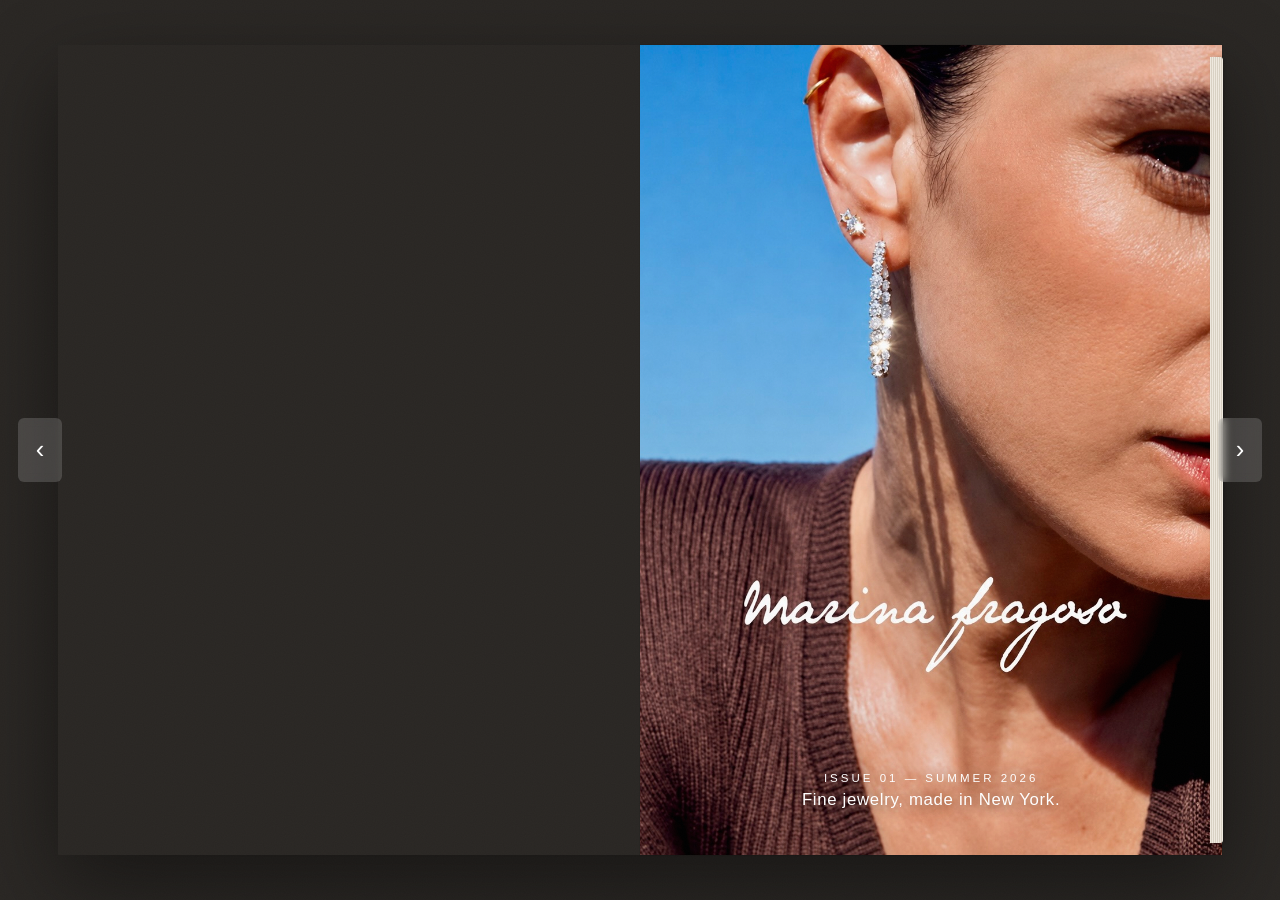
<file: index.html>
<!DOCTYPE html>
<html lang="en">
<head>
  <meta charset="UTF-8" />
  <meta name="viewport" content="width=device-width, initial-scale=1.0, viewport-fit=cover" />
  <title>Marina Fragoso — Fine Jewelry, New York</title>
  <meta name="description" content="Fine jewelry made in New York City, born of Rio summers and a family of gem cutters. Read the issue — bespoke commissions by appointment." />
  <link rel="preload" href="assets/graphite-nocturne.ttf" as="font" type="font/ttf" crossorigin />
  <link rel="preload" href="assets/cover.jpg" as="image" />
  <link rel="stylesheet" href="styles.css" />
</head>
<body data-mode="spread">
  <div class="grain" aria-hidden="true"></div>

  <nav id="menu" aria-label="Primary"><!-- built by flip.js --></nav>

  <main id="stage">
    <div id="book" aria-live="off">
      <div class="page-edges left"  id="edgesL" aria-hidden="true"></div>
      <div class="page-edges right" id="edgesR" aria-hidden="true"></div>

      <section class="page left"  id="pageL"></section>
      <section class="page right" id="pageR"></section>

      <div class="seam" aria-hidden="true"></div>

      <div class="leaf" id="leaf" hidden aria-hidden="true">
        <div class="leaf-face front"></div>
        <div class="leaf-face back"></div>
        <div class="leaf-shadow"></div>
      </div>
    </div>

    <button class="edge-tap prev" id="tapPrev" aria-label="Previous page" type="button">‹</button>
    <button class="edge-tap next" id="tapNext" aria-label="Next page" type="button">›</button>
  </main>

  <p id="live" class="sr-only" aria-live="polite"></p>

  <script src="pages.js"></script>
  <script src="flip.js"></script>
  <script>
    // wire the visible prev/next controls (accessibility + obvious affordance)
    document.getElementById('tapNext').addEventListener('click', function () {
      document.dispatchEvent(new KeyboardEvent('keydown', { key: 'ArrowRight' }));
    });
    document.getElementById('tapPrev').addEventListener('click', function () {
      document.dispatchEvent(new KeyboardEvent('keydown', { key: 'ArrowLeft' }));
    });
  </script>
</body>
</html>
</file>
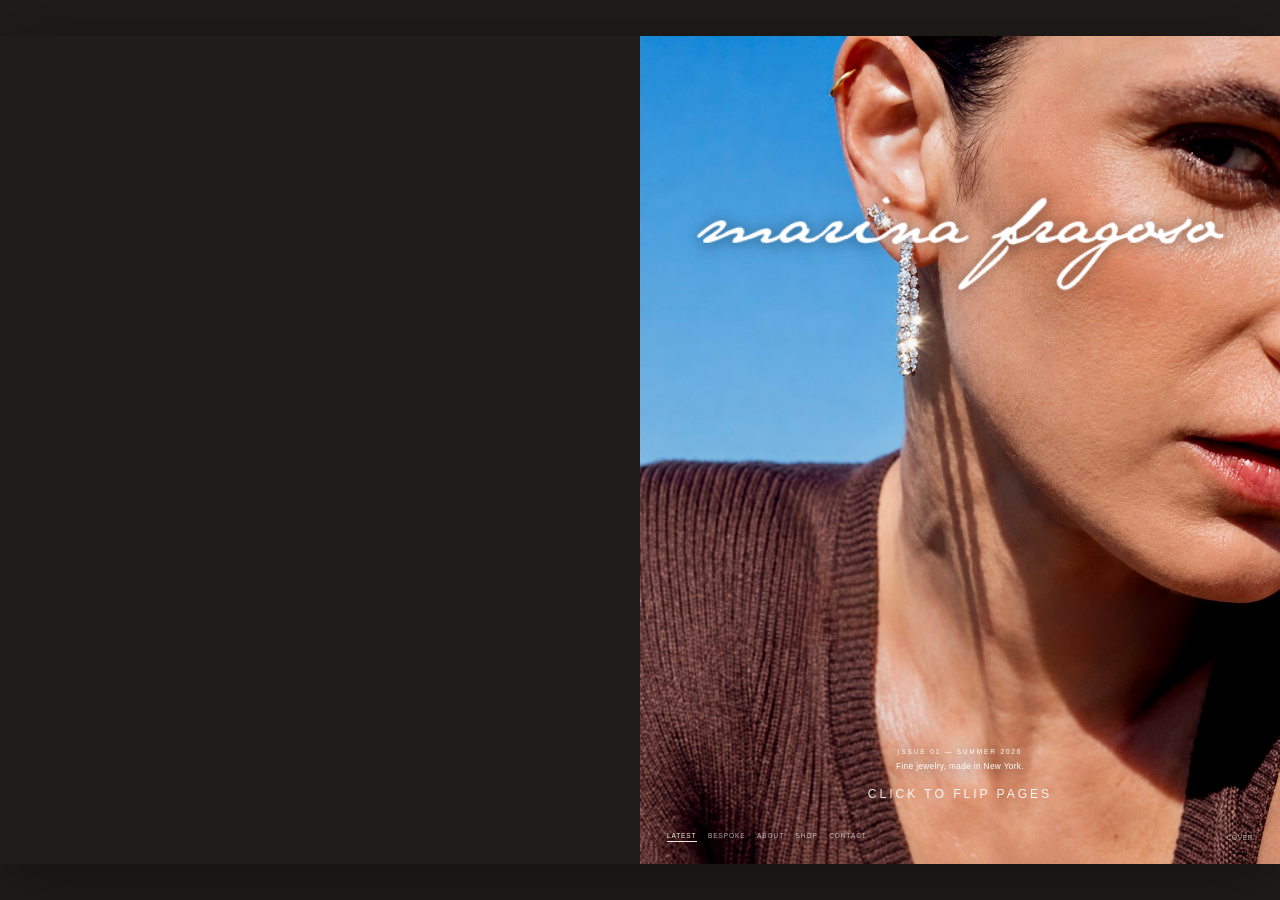
<file: book/index.html>
<!DOCTYPE html>
<html lang="en">
<head>
  <meta charset="utf-8">
  <meta name="viewport" content="width=device-width, initial-scale=1, viewport-fit=cover">
  <title>Marina Fragoso — Magazine</title>
  <meta name="description" content="Fine jewelry, made in New York. Flip through the issue.">
  <link rel="stylesheet" href="flipbook/flipbook.css">
  <link rel="stylesheet" href="magazine.css">
  <link rel="stylesheet" href="book.css">
</head>
<body>
  <main id="book" aria-label="Marina Fragoso — magazine"></main>

  <script src="vendor/page-flip.browser.js"></script>
  <script src="flipbook/flipbook.js"></script>
  <script>
    // Menu label -> destination page index (built order below)
    var GO = { latest: 1, bespoke: 7, about: 3, shop: 9, contact: 5 };
    var PRODUCT = 11;   // the individual-piece spread

    var SWIPE = '<div class="page-cta"><span class="swipe">Swipe for more →</span></div>';

    function wireChrome(root, isCover) {
      // kicker/logo -> cover
      root.querySelectorAll('.kicker').forEach(function (k) {
        k.setAttribute('data-go', '0'); k.removeAttribute('href');
      });
      // footer menu -> section targets
      root.querySelectorAll('.foot nav a, .back-index a').forEach(function (a) {
        var key = (a.textContent || '').trim().toLowerCase();
        if (GO[key] != null) a.setAttribute('data-go', GO[key]);
      });
      // every product tile / "view" link opens the product page
      root.querySelectorAll('.gg-cell a, .plate-item, .pick-link').forEach(function (a) {
        a.setAttribute('data-go', PRODUCT);
      });
      // CRITICAL: any remaining link/button must also be flagged, otherwise a tap
      // near a page corner starts a fold that wedges mid-peel on mobile.
      root.querySelectorAll('a, button, input').forEach(function (a) {
        if (!a.hasAttribute('data-go')) a.setAttribute('data-inert', '');
        a.removeAttribute('href');
        a.setAttribute('draggable', 'false');
      });
      // swipe hint on each magazine page (mobile only)
      if (!isCover) root.querySelectorAll('.page').forEach(function (p) { p.insertAdjacentHTML('beforeend', SWIPE); });
    }

    function wrap(spread, kind) {
      var fit = document.createElement('div');
      fit.className = 'pgfit ' + kind;
      var clip = document.createElement('div');
      clip.className = 'halfclip ' + kind;
      var clone = spread.cloneNode(true);
      wireChrome(clone, kind === 'cover');
      clip.appendChild(clone);
      fit.appendChild(clip);
      return fit.outerHTML;
    }
    function half(spread, side) { return wrap(spread, side); }
    function coverPage(spread) { return wrap(spread, 'cover'); }

    var BACK = '<div class="pgfit cover"><div class="halfclip cover"><div class="spread t-cover"><section class="page back-cover">' +
      '<a class="kicker" data-go="0"><img class="bc-logo" src="assets/logo.png" alt="Marina Fragoso"></a>' +
      '<p class="bc-end display">the end</p>' +
      '<p class="bc-credit">© <span class="yr"></span> Marina Fragoso. Site by <a href="https://tcstudio.io" target="_blank" rel="noopener">Tree Crown Studio</a>.</p>' +
      '</section></div></div></div>';

    fetch('../layouts/index.html')
      .then(function (r) { return r.text(); })
      .then(function (txt) {
        var doc = new DOMParser().parseFromString(txt, 'text/html');
        var spreads = Array.prototype.slice.call(doc.querySelectorAll('.spread'));
        var pages = [];
        spreads.forEach(function (sp) {
          if (sp.classList.contains('t-cover')) {
            pages.push({ slug: 'cover', html: coverPage(sp) });
          } else {
            var slug = (sp.className.match(/t-([\w]+)/) || [,'pg'])[1];
            pages.push({ slug: slug + '-l', html: half(sp, 'left') });
            pages.push({ slug: slug + '-r', html: half(sp, 'right') });
          }
        });
        pages.push({ slug: 'back', html: BACK });

        var book = new Flipbook('#book', { pages: pages, duration: 900, breakpoint: 1024 });

        // fill year(s)
        document.querySelectorAll('.yr').forEach(function (y) { y.textContent = new Date().getFullYear(); });

        // In-page controls must suppress pointerdown/touchstart/mousedown at CAPTURE
        // phase — otherwise a tap near a page corner starts a fold that wedges
        // mid-peel on mobile. This covers inert links/buttons too, not just [data-go].
        var HIT = '[data-go],[data-inert],a,button,input';
        ['pointerdown', 'touchstart', 'mousedown'].forEach(function (type) {
          document.addEventListener(type, function (e) {
            if (e.target.closest && e.target.closest(HIT)) e.stopPropagation();
          }, true);
        });
        document.addEventListener('click', function (e) {
          var hit = e.target.closest && e.target.closest(HIT);
          if (!hit) return;
          e.stopPropagation();
          var href = hit.getAttribute('href') || '';
          if (/^https?:/.test(href)) return;      // real external link — let it open
          e.preventDefault();
          var go = hit.getAttribute('data-go');
          if (go != null) book.riffleTo(parseInt(go, 10));
        }, true);
        document.addEventListener('dragstart', function (e) { e.preventDefault(); }, true);
      });
  </script>
</body>
</html>
</file>
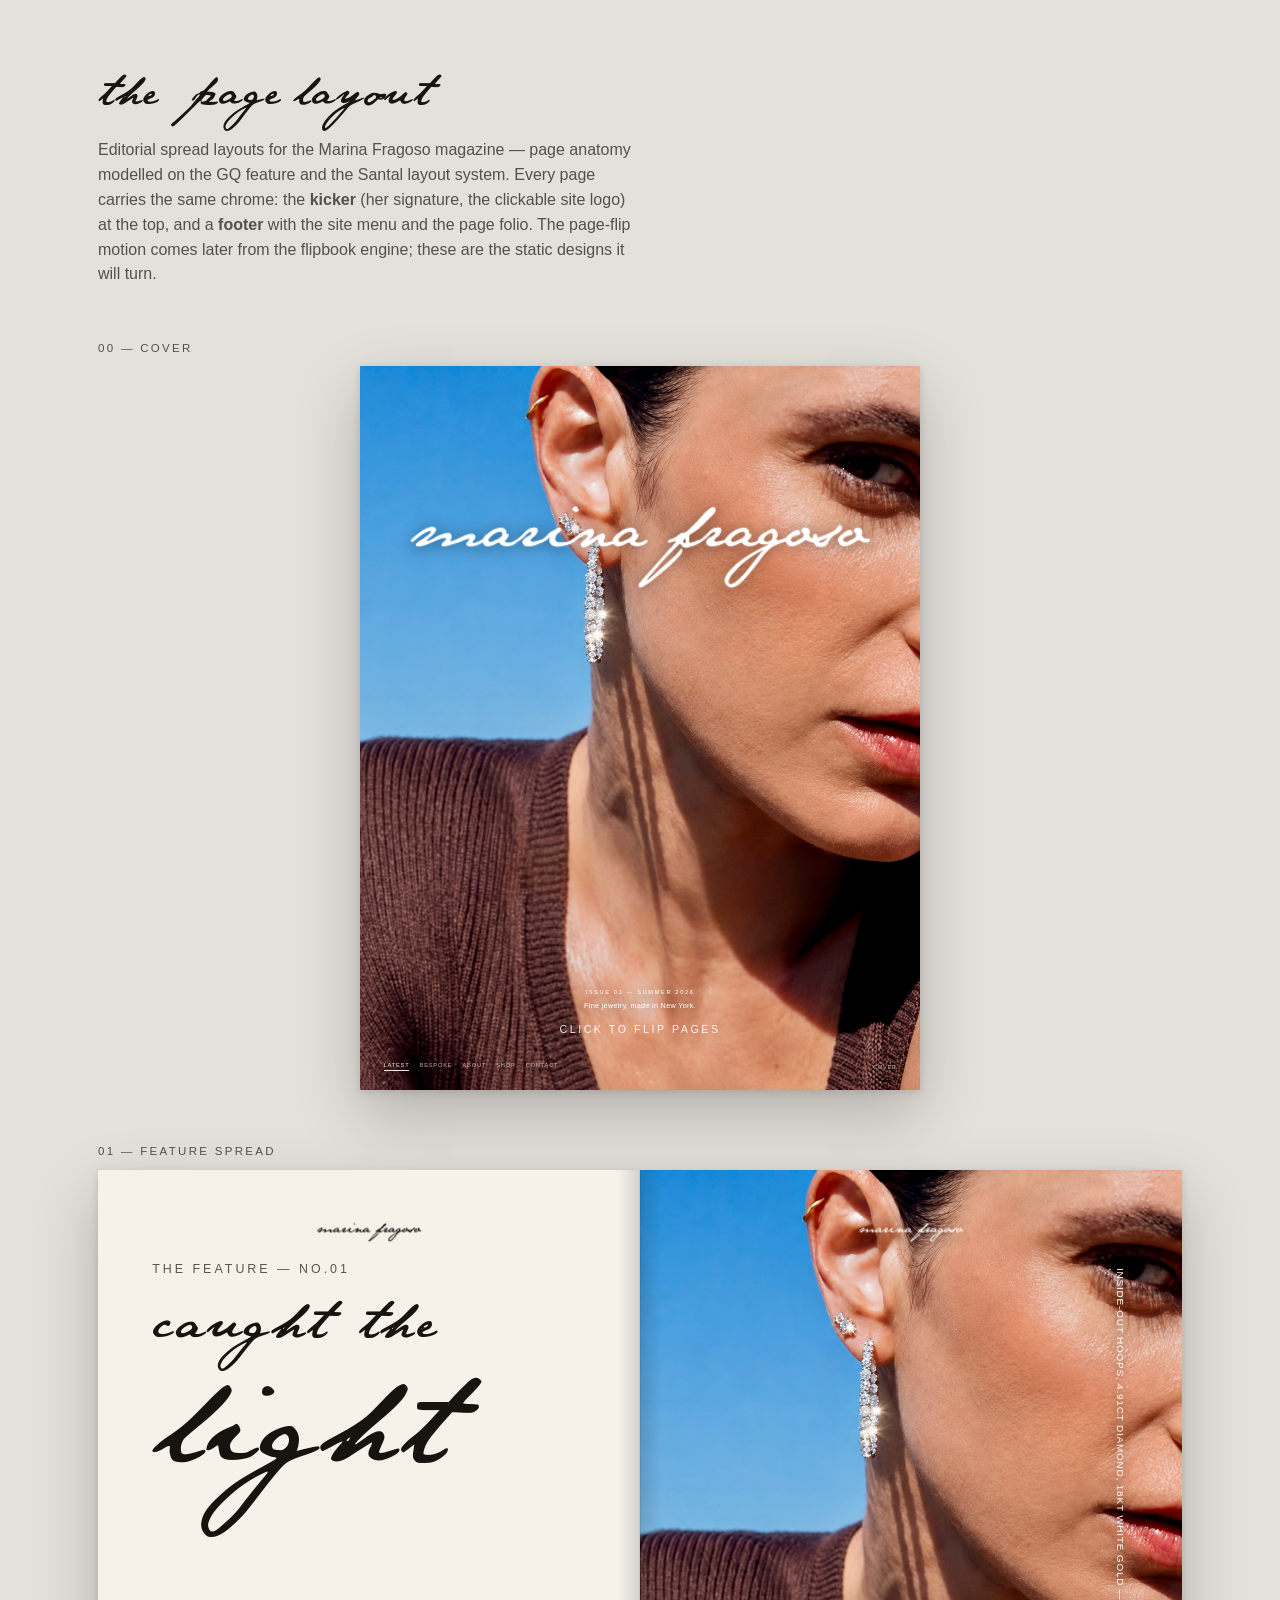
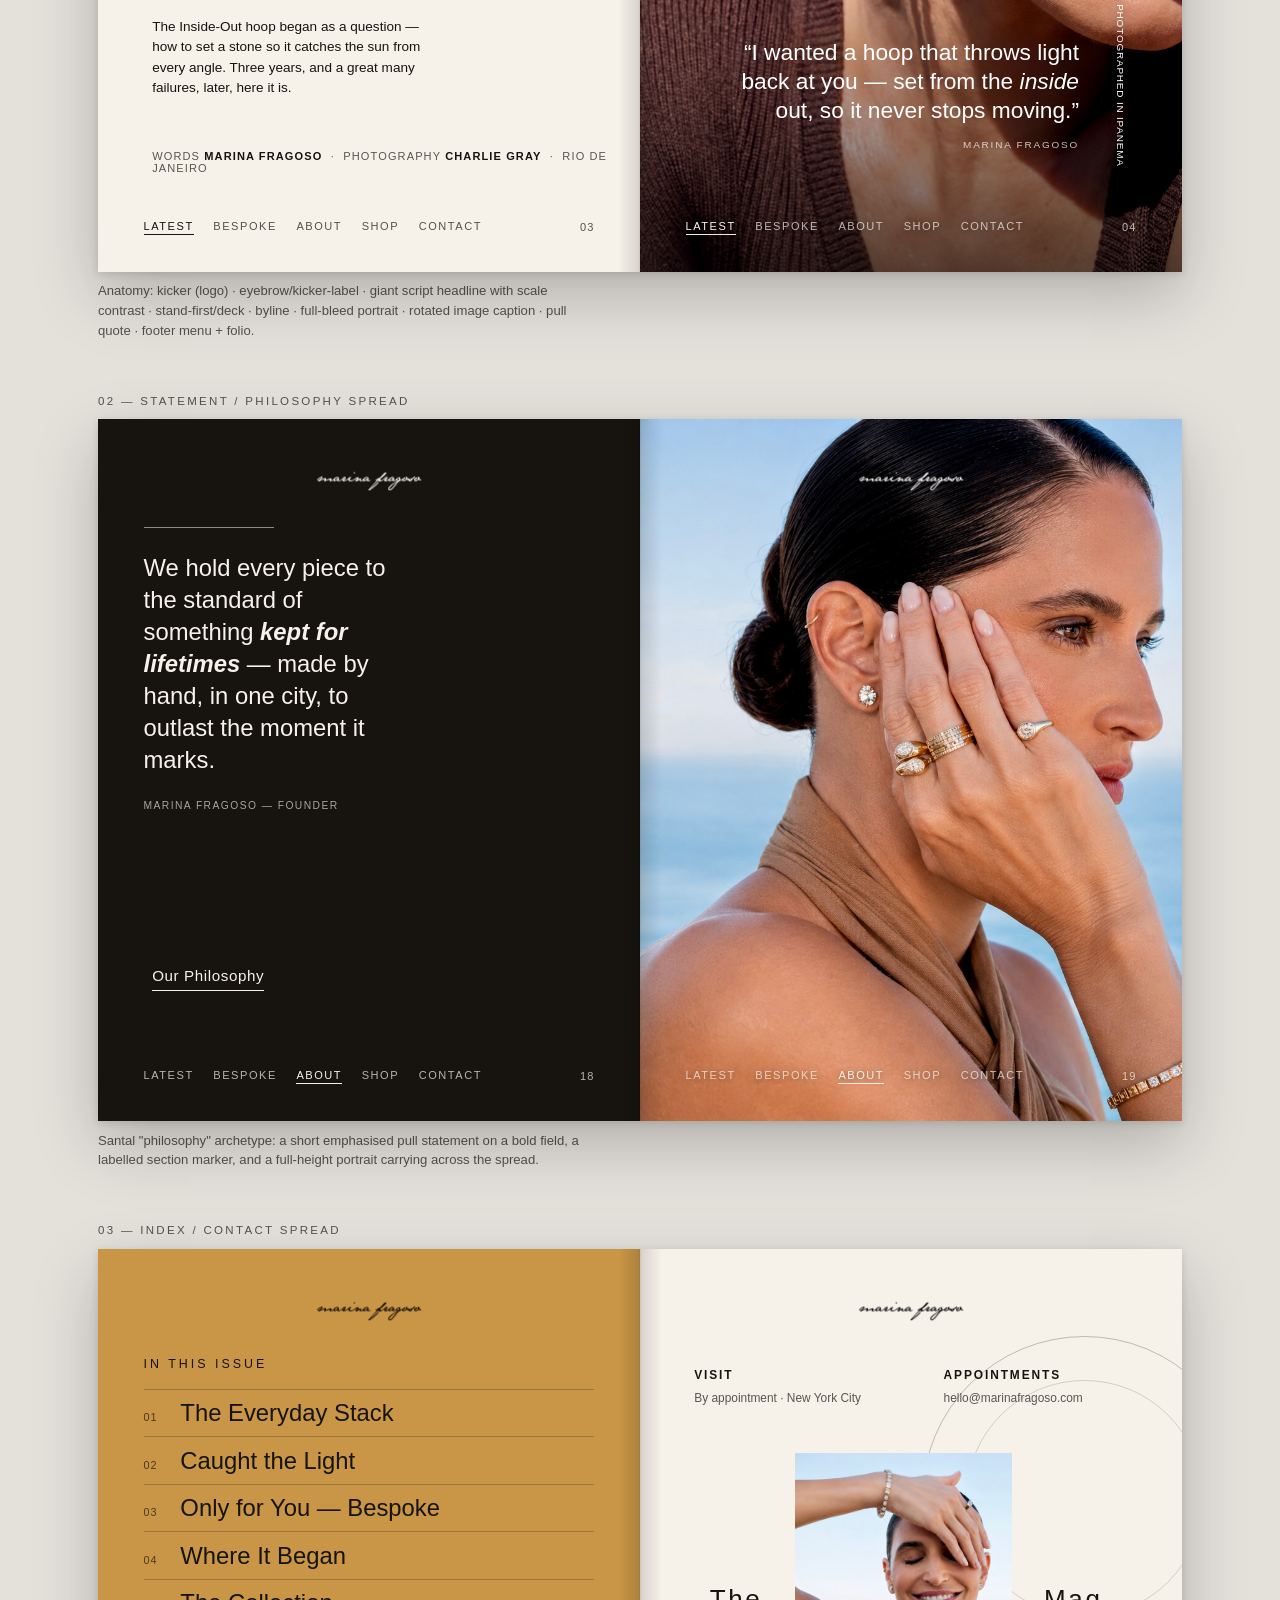
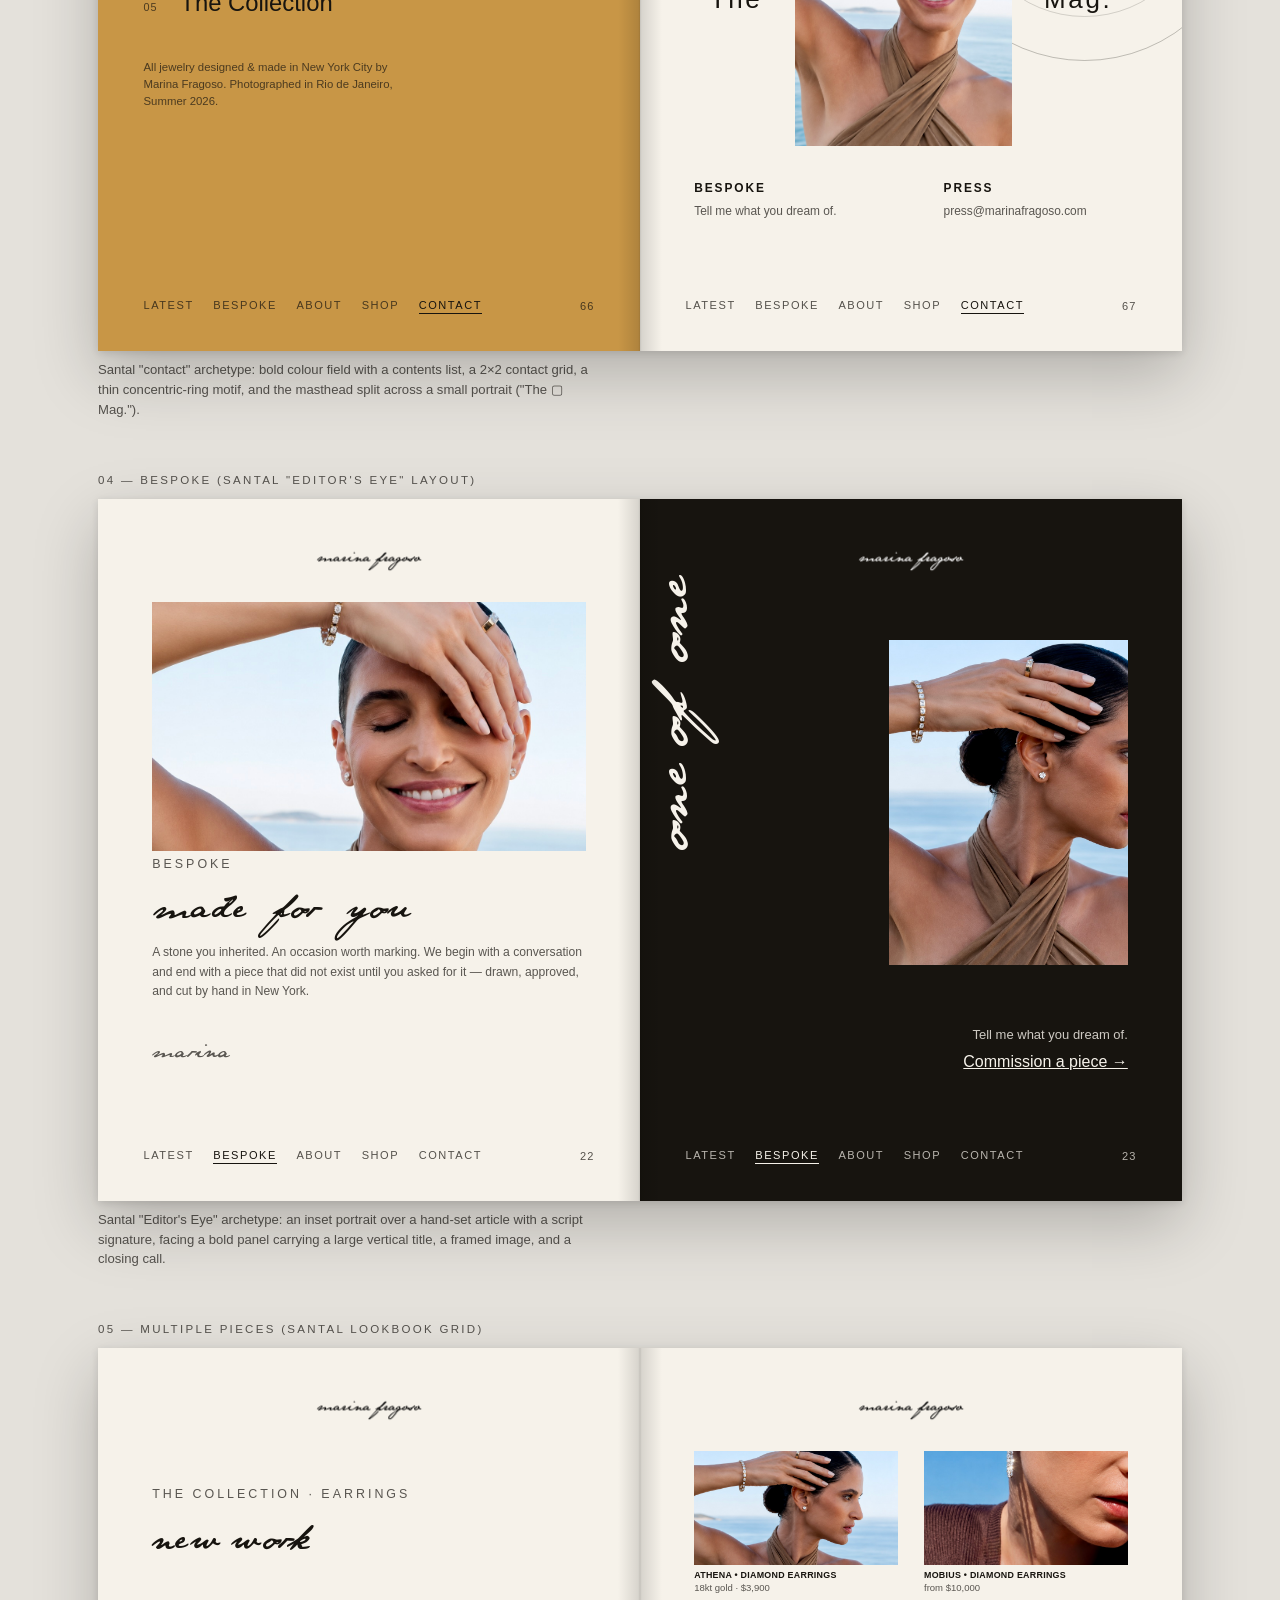
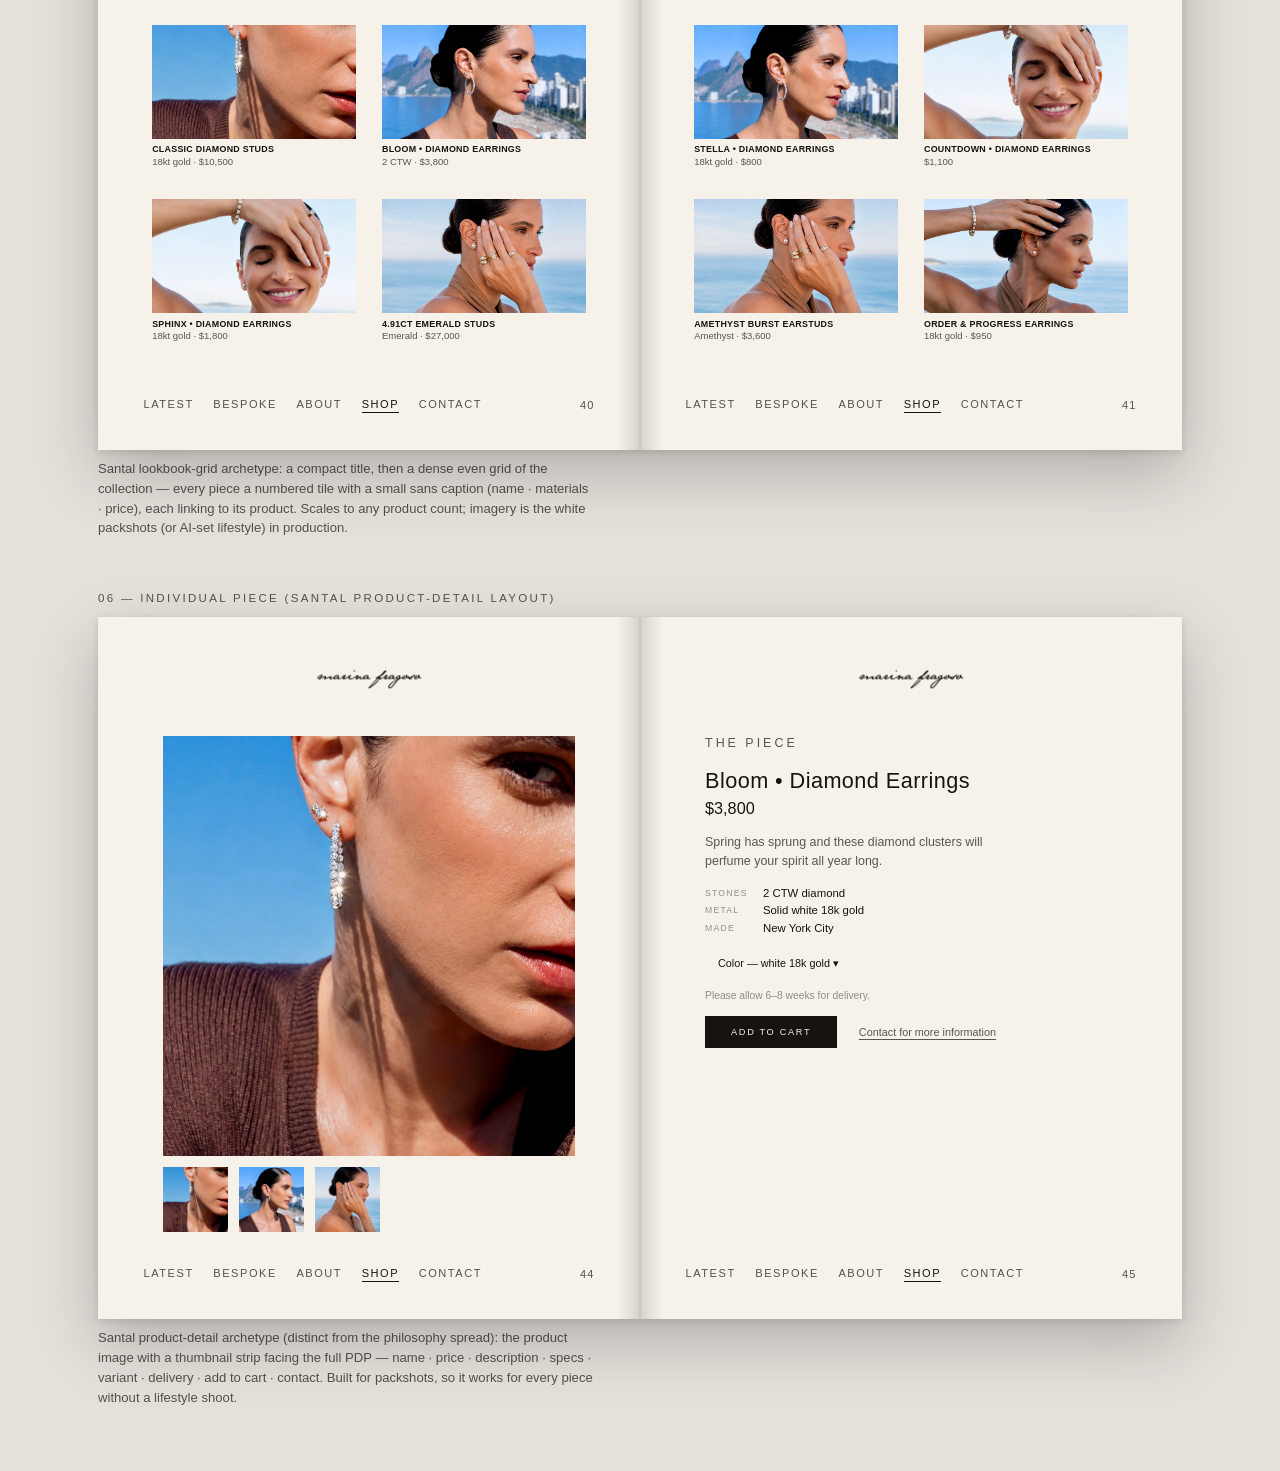
<file: layouts/index.html>
<!DOCTYPE html>
<html lang="en">
<head>
  <meta charset="UTF-8" />
  <meta name="viewport" content="width=device-width, initial-scale=1.0" />
  <title>Marina Fragoso — Magazine Page Templates</title>
  <link rel="stylesheet" href="magazine.css" />
</head>
<body>
  <main class="deck">
    <header class="deck-head">
      <h1>the page layout</h1>
      <p>Editorial spread layouts for the Marina Fragoso magazine — page anatomy modelled on
      the GQ feature and the Santal layout system. Every page carries the same chrome: the
      <b>kicker</b> (her signature, the clickable site logo) at the top, and a <b>footer</b>
      with the site menu and the page folio. The page-flip motion comes later from the
      flipbook engine; these are the static designs it will turn.</p>
    </header>

    <!-- ============================ COVER ============================= -->
    <p class="tpl-label">00 — Cover</p>
    <div class="spread t-cover">
      <section class="page" data-chrome="light">
        <img class="bleed" src="assets/cover.jpg" alt="Marina Fragoso cover" style="object-position:50% 20%" />
        <a class="kicker" href="#" aria-label="Marina Fragoso — home"><img src="assets/logo.png" alt="Marina Fragoso" /></a>
        <div class="cover-copy">
          <p class="issue">Issue 01 — Summer 2026</p>
          <p class="cover-line">Fine jewelry, made in New York.</p>
          <p class="flip-hint"><span class="click">Click to flip pages</span><span class="swipe">Swipe to flip pages</span></p>
        </div>
        <div class="foot">
          <nav><a href="#" class="on">Latest</a><a href="#">Bespoke</a><a href="#">About</a><a href="#">Shop</a><a href="#">Contact</a></nav>
          <span class="folio">Cover</span>
        </div>
      </section>
    </div>

    <!-- ========================= T1 FEATURE =========================== -->
    <p class="tpl-label">01 — Feature spread</p>
    <div class="spread t-feature">
      <!-- LEFT: text page -->
      <section class="page">
        <a class="kicker" href="#"><img src="assets/logo.png" alt="Marina Fragoso" /></a>
        <div class="head">
          <p class="eyebrow accent">The Feature — No.01</p>
          <span class="display h-sm">caught the</span>
          <span class="display h-lg accent">light</span>
        </div>
        <p class="deck-copy">The Inside-Out hoop began as a question — how to set a stone so it
        catches the sun from every angle. Three years, and a great many failures, later, here
        it is.</p>
        <p class="byline">Words <b>Marina Fragoso</b> &nbsp;·&nbsp; Photography <b>Charlie Gray</b> &nbsp;·&nbsp; Rio de Janeiro</p>
        <div class="foot">
          <nav><a href="#" class="on">Latest</a><a href="#">Bespoke</a><a href="#">About</a><a href="#">Shop</a><a href="#">Contact</a></nav>
          <span class="folio">03</span>
        </div>
      </section>
      <!-- RIGHT: image page -->
      <section class="page" data-chrome="light">
        <img class="bleed" src="assets/cover.jpg" alt="Diamond hoop worn at the ear" style="object-position:40% 45%" />
        <a class="kicker" href="#"><img src="assets/logo.png" alt="Marina Fragoso" /></a>
        <p class="caption rot cap-tr">Inside-Out hoops, 4.91ct diamond, 18kt white gold — photographed in Ipanema</p>
        <div class="pull-br">
          <p class="pull">“I wanted a hoop that throws light back at you — set from the <em>inside</em> out, so it never stops moving.”
            <span class="src">Marina Fragoso</span></p>
        </div>
        <div class="foot">
          <nav><a href="#" class="on">Latest</a><a href="#">Bespoke</a><a href="#">About</a><a href="#">Shop</a><a href="#">Contact</a></nav>
          <span class="folio">04</span>
        </div>
      </section>
    </div>
    <p class="tpl-note">Anatomy: kicker (logo) · eyebrow/kicker-label · giant script headline with scale contrast ·
    stand-first/deck · byline · full-bleed portrait · rotated image caption · pull quote · footer menu + folio.</p>

    <!-- ======================== T2 STATEMENT ========================= -->
    <p class="tpl-label">02 — Statement / philosophy spread</p>
    <div class="spread t-statement">
      <!-- LEFT: black text page -->
      <section class="page dark">
        <a class="kicker" href="#"><img src="assets/logo.png" alt="Marina Fragoso" /></a>
        <div class="pad">
          <div class="rule"></div>
          <p class="quote">We hold every piece to the standard of something <em>kept for lifetimes</em> —
          made by hand, in one city, to outlast the moment it marks.</p>
          <p class="attrib">Marina Fragoso — Founder</p>
        </div>
        <span class="label">Our Philosophy</span>
        <div class="foot">
          <nav><a href="#">Latest</a><a href="#">Bespoke</a><a href="#" class="on">About</a><a href="#">Shop</a><a href="#">Contact</a></nav>
          <span class="folio">18</span>
        </div>
      </section>
      <!-- RIGHT: image bleeding across gutter -->
      <section class="page" data-chrome="light">
        <img class="bleed" src="assets/collection.jpg" alt="Hand at the face, stacked gold and diamond rings" style="object-position:50% 30%" />
        <a class="kicker" href="#"><img src="assets/logo.png" alt="Marina Fragoso" /></a>
        <div class="foot"><nav><a href="#">Latest</a><a href="#">Bespoke</a><a href="#" class="on">About</a><a href="#">Shop</a><a href="#">Contact</a></nav><span class="folio">19</span></div>
      </section>
    </div>
    <p class="tpl-note">Santal "philosophy" archetype: a short emphasised pull statement on a bold field, a labelled
    section marker, and a full-height portrait carrying across the spread.</p>

    <!-- ========================= T3 INDEX ============================ -->
    <p class="tpl-label">03 — Index / Contact spread</p>
    <div class="spread t-index">
      <!-- LEFT: gold contents page -->
      <section class="page gold">
        <a class="kicker" href="#"><img src="assets/logo.png" alt="Marina Fragoso" /></a>
        <div class="pad">
          <p class="eyebrow" style="color:var(--ink)">In this issue</p>
          <ul class="contents">
            <li><span>01</span> The Everyday Stack</li>
            <li><span>02</span> Caught the Light</li>
            <li><span>03</span> Only for You — Bespoke</li>
            <li><span>04</span> Where It Began</li>
            <li><span>05</span> The Collection</li>
          </ul>
          <p class="credit">All jewelry designed &amp; made in New York City by Marina Fragoso.
          Photographed in Rio de Janeiro, Summer 2026.</p>
        </div>
        <div class="foot" data-chrome="dark">
          <nav><a href="#">Latest</a><a href="#">Bespoke</a><a href="#">About</a><a href="#">Shop</a><a href="#" class="on">Contact</a></nav>
          <span class="folio">66</span>
        </div>
      </section>
      <!-- RIGHT: contact grid + portrait + masthead -->
      <section class="page">
        <span class="ring" style="border-color:rgba(23,20,15,.25)"></span>
        <a class="kicker" href="#"><img src="assets/logo.png" alt="Marina Fragoso" /></a>
        <div class="cell tl"><h4>Visit</h4><p>By appointment · New York City</p></div>
        <div class="cell tr"><h4>Appointments</h4><p>hello@marinafragoso.com</p></div>
        <div class="cell bl"><h4>Bespoke</h4><p>Tell me what you dream of.</p></div>
        <div class="cell br"><h4>Press</h4><p>press@marinafragoso.com</p></div>
        <div class="mast">
          <span>The</span>
          <img class="mid" src="assets/appointment.jpg" alt="Portrait" />
          <span>Mag.</span>
        </div>
        <div class="foot"><nav><a href="#">Latest</a><a href="#">Bespoke</a><a href="#">About</a><a href="#">Shop</a><a href="#" class="on">Contact</a></nav><span class="folio">67</span></div>
      </section>
    </div>
    <p class="tpl-note">Santal "contact" archetype: bold colour field with a contents list, a 2×2 contact grid,
    a thin concentric-ring motif, and the masthead split across a small portrait ("The ▢ Mag.").</p>

    <!-- ======================== T4 BESPOKE ============================ -->
    <p class="tpl-label">04 — Bespoke (Santal "Editor's Eye" layout)</p>
    <div class="spread t-bespoke">
      <!-- LEFT: inset media + article + signature -->
      <section class="page">
        <a class="kicker" href="#"><img src="assets/logo.png" alt="Marina Fragoso" /></a>
        <div class="b-media"><img src="assets/appointment.jpg" alt="A bespoke piece worn" style="object-position:50% 26%"></div>
        <div class="b-head">
          <p class="eyebrow">Bespoke</p>
          <span class="display">made for you</span>
        </div>
        <div class="b-body">
          <p>A stone you inherited. An occasion worth marking. We begin with a conversation
          and end with a piece that did not exist until you asked for it — drawn, approved,
          and cut by hand in New York.</p>
        </div>
        <p class="b-sign">marina</p>
        <div class="foot">
          <nav><a href="#">Latest</a><a href="#" class="on">Bespoke</a><a href="#">About</a><a href="#">Shop</a><a href="#">Contact</a></nav>
          <span class="folio">22</span>
        </div>
      </section>
      <!-- RIGHT: bold panel with vertical title -->
      <section class="page dark">
        <a class="kicker" href="#"><img src="assets/logo.png" alt="Marina Fragoso" /></a>
        <div class="vert"><span class="display">one of one</span></div>
        <div class="panel-media"><img src="assets/bespoke.jpg" alt="A commissioned bracelet" style="object-position:40% 30%"></div>
        <div class="panel-cta">
          <p class="lede">Tell me what you dream of.</p>
          <a class="btn-link light" href="#">Commission a piece →</a>
        </div>
        <div class="foot">
          <nav><a href="#">Latest</a><a href="#" class="on">Bespoke</a><a href="#">About</a><a href="#">Shop</a><a href="#">Contact</a></nav>
          <span class="folio">23</span>
        </div>
      </section>
    </div>
    <p class="tpl-note">Santal "Editor's Eye" archetype: an inset portrait over a hand-set article with a
    script signature, facing a bold panel carrying a large vertical title, a framed image, and a closing call.</p>

    <!-- ======================== T5 GALLERY =========================== -->
    <p class="tpl-label">05 — Multiple pieces (Santal lookbook grid)</p>
    <div class="spread t-gallery">
      <!-- LEFT: title + 4 products -->
      <section class="page">
        <a class="kicker" href="#"><img src="assets/logo.png" alt="Marina Fragoso" /></a>
        <div class="gg">
          <div class="gg-title"><p class="eyebrow">The Collection · Earrings</p><span class="display">new work</span></div>
          <div class="gg-cell"><a href="#"><img src="assets/cover.jpg" style="object-position:44% 40%" alt="Classic Diamond Studs"></a><p class="cap"><b>Classic Diamond Studs</b> 18kt gold · $10,500</p></div>
          <div class="gg-cell"><a href="#"><img src="assets/story-rio.jpg" style="object-position:38% 40%" alt="Bloom Diamond Earrings"></a><p class="cap"><b>Bloom • Diamond Earrings</b> 2 CTW · $3,800</p></div>
          <div class="gg-cell"><a href="#"><img src="assets/appointment.jpg" style="object-position:30% 22%" alt="Sphinx Diamond Earrings"></a><p class="cap"><b>Sphinx • Diamond Earrings</b> 18kt gold · $1,800</p></div>
          <div class="gg-cell"><a href="#"><img src="assets/collection.jpg" style="object-position:60% 36%" alt="Colombian Emerald Studs"></a><p class="cap"><b>4.91ct Emerald Studs</b> Emerald · $27,000</p></div>
        </div>
        <div class="foot">
          <nav><a href="#">Latest</a><a href="#">Bespoke</a><a href="#">About</a><a href="#" class="on">Shop</a><a href="#">Contact</a></nav>
          <span class="folio">40</span>
        </div>
      </section>
      <!-- RIGHT: 6 products -->
      <section class="page">
        <a class="kicker" href="#"><img src="assets/logo.png" alt="Marina Fragoso" /></a>
        <div class="gg">
          <div class="gg-cell"><a href="#"><img src="assets/bespoke.jpg" style="object-position:60% 22%" alt="Athena Diamond Earrings"></a><p class="cap"><b>Athena • Diamond Earrings</b> 18kt gold · $3,900</p></div>
          <div class="gg-cell"><a href="#"><img src="assets/cover.jpg" style="object-position:36% 55%" alt="Mobius Diamond Earrings"></a><p class="cap"><b>Mobius • Diamond Earrings</b> from $10,000</p></div>
          <div class="gg-cell"><a href="#"><img src="assets/story-rio.jpg" style="object-position:44% 30%" alt="Stella Diamond Earrings"></a><p class="cap"><b>Stella • Diamond Earrings</b> 18kt gold · $800</p></div>
          <div class="gg-cell"><a href="#"><img src="assets/appointment.jpg" style="object-position:50% 30%" alt="Countdown Diamond Earrings"></a><p class="cap"><b>Countdown • Diamond Earrings</b> $1,100</p></div>
          <div class="gg-cell"><a href="#"><img src="assets/collection.jpg" style="object-position:40% 46%" alt="Amethyst Burst Earstuds"></a><p class="cap"><b>Amethyst Burst Earstuds</b> Amethyst · $3,600</p></div>
          <div class="gg-cell"><a href="#"><img src="assets/bespoke.jpg" style="object-position:35% 30%" alt="Order and Progress Earrings"></a><p class="cap"><b>Order &amp; Progress Earrings</b> 18kt gold · $950</p></div>
        </div>
        <div class="foot">
          <nav><a href="#">Latest</a><a href="#">Bespoke</a><a href="#">About</a><a href="#" class="on">Shop</a><a href="#">Contact</a></nav>
          <span class="folio">41</span>
        </div>
      </section>
    </div>
    <p class="tpl-note">Santal lookbook-grid archetype: a compact title, then a dense even grid of the collection —
    every piece a numbered tile with a small sans caption (name · materials · price), each linking to its product.
    Scales to any product count; imagery is the white packshots (or AI-set lifestyle) in production.</p>

    <!-- ======================== T6 INDIVIDUAL PIECE ================== -->
    <p class="tpl-label">06 — Individual piece (Santal product-detail layout)</p>
    <div class="spread t-product">
      <!-- LEFT: product image + thumbnails -->
      <section class="page">
        <a class="kicker" href="#"><img src="assets/logo.png" alt="Marina Fragoso" /></a>
        <div class="pd-media"><img src="assets/cover.jpg" alt="Bloom diamond earrings" style="object-position:40% 40%"></div>
        <div class="pd-thumbs">
          <img src="assets/cover.jpg" alt="" style="object-position:44% 42%">
          <img src="assets/story-rio.jpg" alt="" style="object-position:38% 40%">
          <img src="assets/collection.jpg" alt="" style="object-position:60% 40%">
        </div>
        <div class="foot">
          <nav><a href="#">Latest</a><a href="#">Bespoke</a><a href="#">About</a><a href="#" class="on">Shop</a><a href="#">Contact</a></nav>
          <span class="folio">44</span>
        </div>
      </section>
      <!-- RIGHT: product info -->
      <section class="page">
        <a class="kicker" href="#"><img src="assets/logo.png" alt="Marina Fragoso" /></a>
        <div class="pd-info">
          <p class="eyebrow">The Piece</p>
          <p class="pd-name">Bloom • Diamond Earrings</p>
          <p class="p-price">$3,800</p>
          <p class="p-desc">Spring has sprung and these diamond clusters will perfume your spirit all year long.</p>
          <dl class="p-spec">
            <dt>Stones</dt><dd>2 CTW diamond</dd>
            <dt>Metal</dt><dd>Solid white 18k gold</dd>
            <dt>Made</dt><dd>New York City</dd>
          </dl>
          <span class="p-variant">Color — white 18k gold ▾</span>
          <p class="p-note">Please allow 6–8 weeks for delivery.</p>
          <div class="p-actions">
            <a class="add" href="#">Add to cart</a>
            <a class="contact" href="#">Contact for more information</a>
          </div>
        </div>
        <div class="foot"><nav><a href="#">Latest</a><a href="#">Bespoke</a><a href="#">About</a><a href="#" class="on">Shop</a><a href="#">Contact</a></nav><span class="folio">45</span></div>
      </section>
    </div>
    <p class="tpl-note">Santal product-detail archetype (distinct from the philosophy spread): the product image with a
    thumbnail strip facing the full PDP — name · price · description · specs · variant · delivery · add to cart ·
    contact. Built for packshots, so it works for every piece without a lifestyle shoot.</p>

  </main>
  <script>
    /* Every page (except the cover, which has its own hint) carries a
       breakpoint-aware call to action — pages are seen one-at-a-time on mobile. */
    document.querySelectorAll('.spread:not(.t-cover) .page').forEach(function (p) {
      var c = document.createElement('div');
      c.className = 'page-cta';
      c.innerHTML = '<span class="swipe">Swipe for more →</span>';
      p.appendChild(c);
    });
  </script>
</body>
</html>
</file>
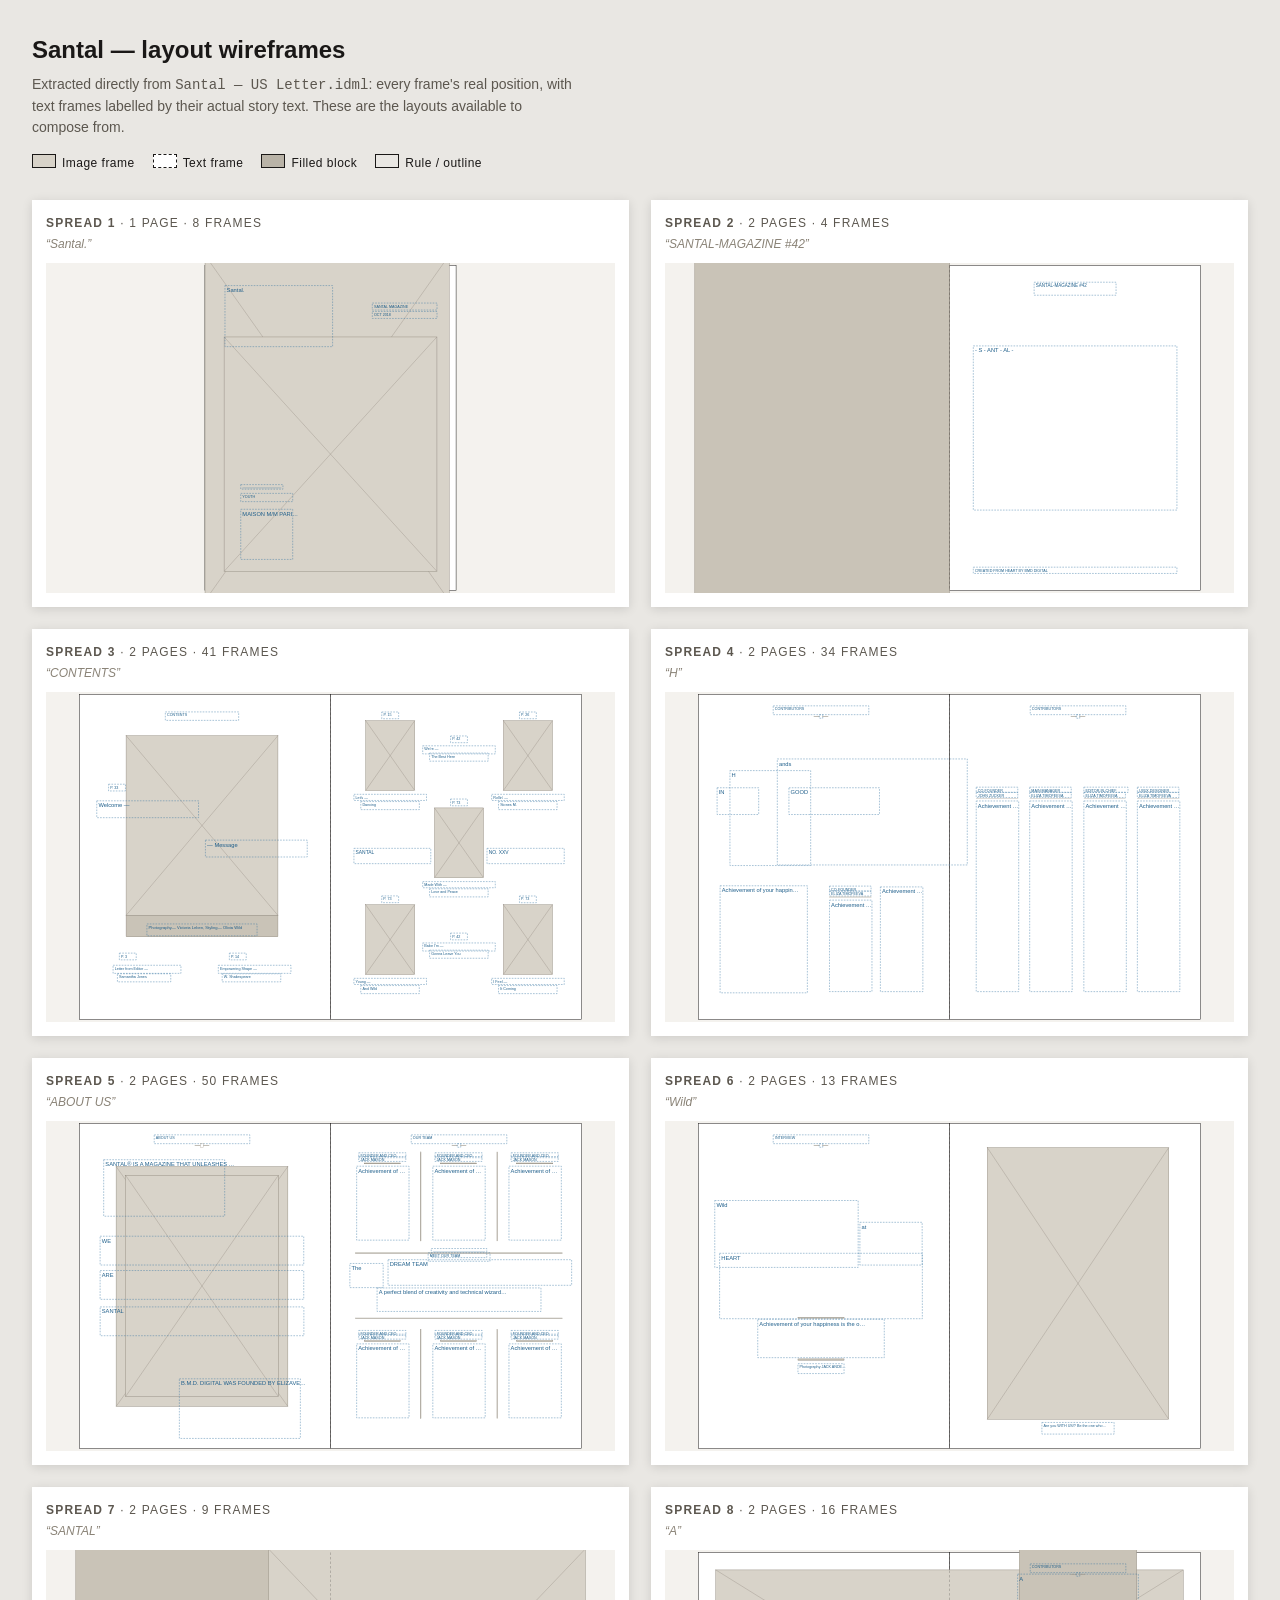
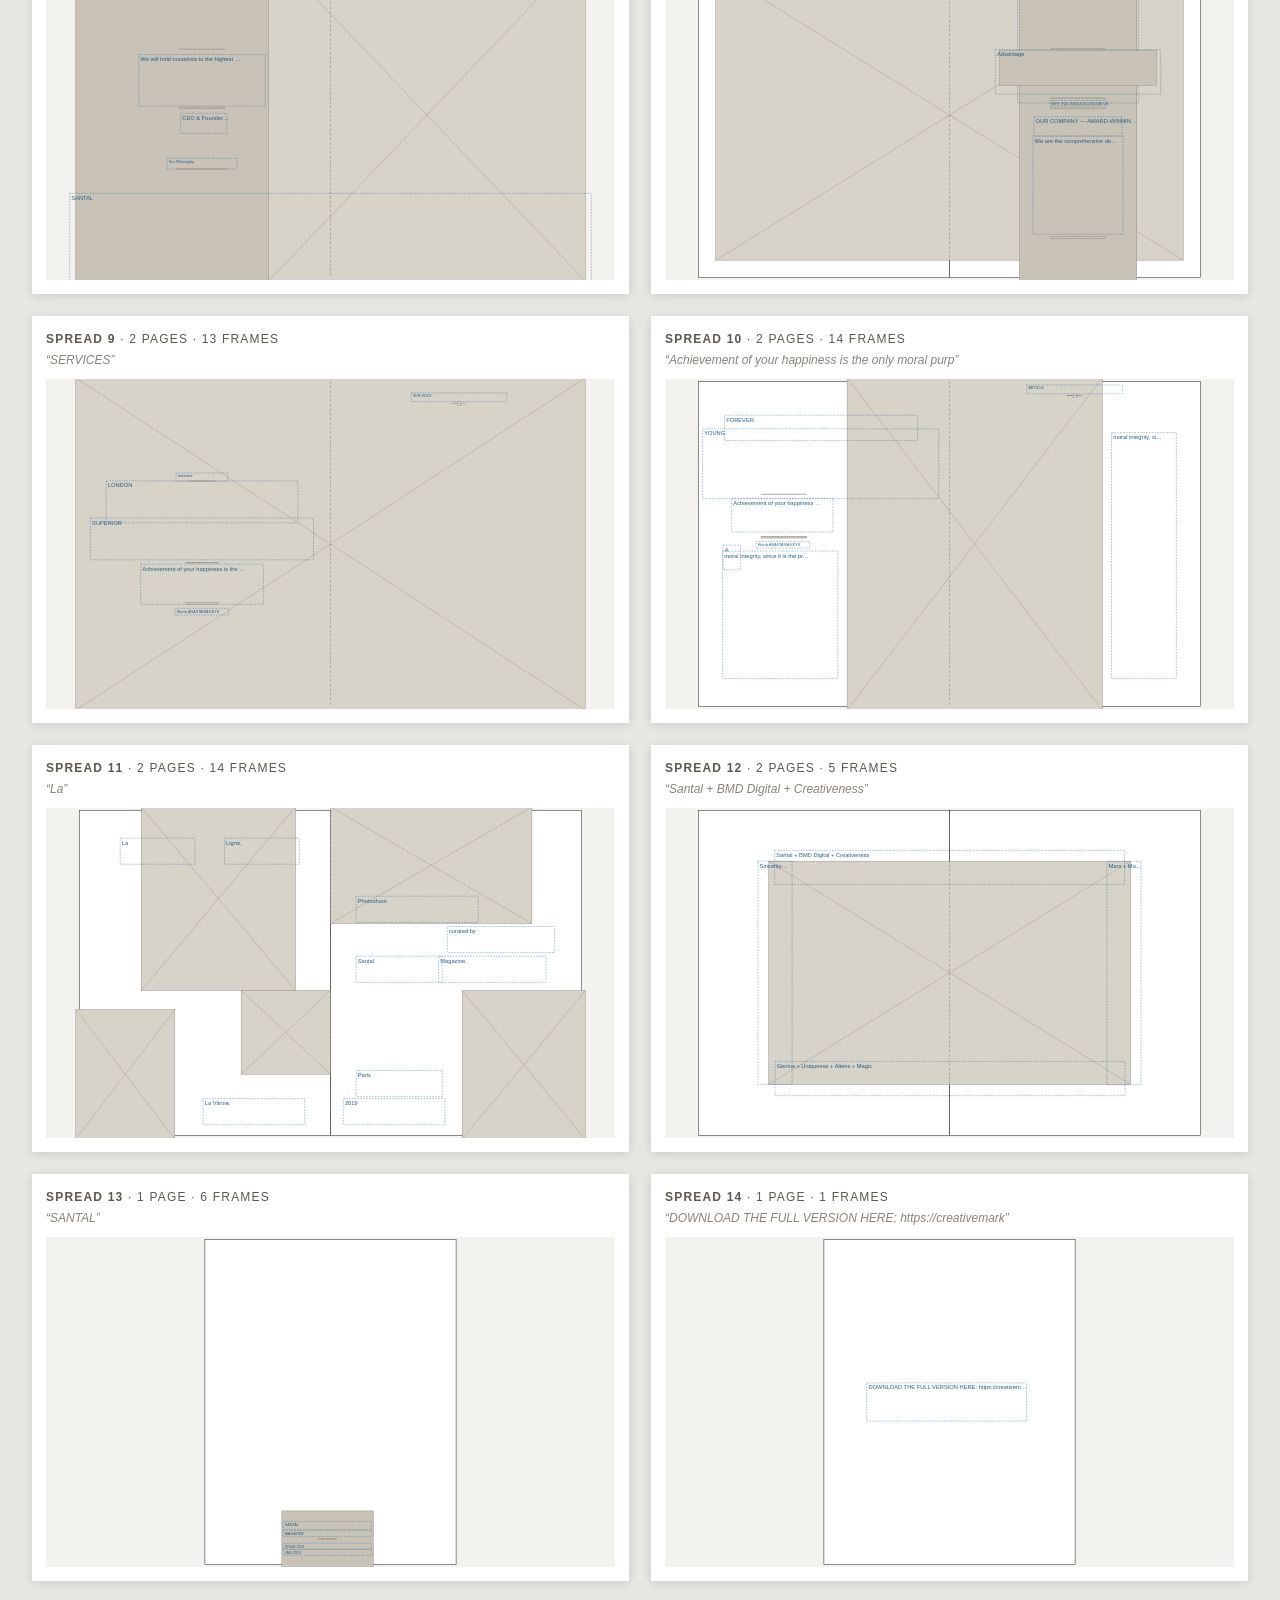
<file: wireframes/index.html>
<!DOCTYPE html><html lang="en"><head><meta charset="utf-8">
<meta name="viewport" content="width=device-width,initial-scale=1">
<title>Santal — layout wireframes</title>
<style>
 body{margin:0;background:#e9e7e3;color:#1a1817;
   font:14px/1.5 -apple-system,"Helvetica Neue",Arial,sans-serif;padding:32px}
 h1{font-size:24px;margin:0 0 6px} .sub{color:#5c574f;max-width:70ch;margin:0 0 8px}
 .legend{display:flex;gap:18px;flex-wrap:wrap;margin:16px 0 28px;font-size:12px;letter-spacing:.04em}
 .legend i{display:inline-block;width:22px;height:12px;margin-right:6px;vertical-align:-1px;border:1px solid #1a1817}
 .k-image{background:#d8d3c9} .k-text{background:#fff;border-style:dashed!important}
 .k-shape{background:#b9b3a7} .k-outline{background:transparent}
 main{display:grid;grid-template-columns:repeat(auto-fit,minmax(440px,1fr));gap:22px;align-items:start}
 @media (max-width:620px){main{grid-template-columns:1fr}}
 figure{margin:0;background:#fff;padding:14px;box-shadow:0 2px 10px rgba(0,0,0,.12)}
 figcaption{font-size:12px;letter-spacing:.1em;text-transform:uppercase;color:#5c574f;margin-bottom:10px}
 .hint{display:block;margin-top:3px;text-transform:none;letter-spacing:0;color:#8a8377;font-style:italic}
 svg{width:100%;height:330px;display:block;background:#f4f2ee}
 .pg{fill:#fff;stroke:#1a1817;stroke-width:1.2}
 .image{fill:#d8d3c9;stroke:#8a8377;stroke-width:1}
 .x{stroke:#8a8377;stroke-width:.8;fill:none}
 .text{fill:none;stroke:#2c6e9e;stroke-width:1;stroke-dasharray:4 3}
 .shape{fill:#c9c3b7;stroke:#8a8377;stroke-width:1}
 .outline{fill:none;stroke:#b3ada2;stroke-width:1}
 .ln{stroke:#2c6e9e;stroke-width:2;opacity:.35}
 .lbl{fill:#1f5f8b;font-family:-apple-system,Arial,sans-serif}
 .spine{stroke:#1a1817;stroke-width:1;stroke-dasharray:6 5;opacity:.5}
</style></head><body>
<h1>Santal — layout wireframes</h1>
<p class="sub">Extracted directly from <code>Santal — US Letter.idml</code>: every frame's real
position, with text frames labelled by their actual story text. These are the layouts available
to compose from.</p>
<div class="legend">
  <span><i class="k-image"></i>Image frame</span>
  <span><i class="k-text"></i>Text frame</span>
  <span><i class="k-shape"></i>Filled block</span>
  <span><i class="k-outline"></i>Rule / outline</span>
</div>
<main><figure><figcaption><b>Spread 1</b> · 1 page · 8 frames<span class="hint">“Santal.”</span></figcaption><svg viewBox="-6 -6 624 804" preserveAspectRatio="xMidYMid meet"><rect class="pg" x="0.0" y="0.0" width="612.0" height="792.0"/><rect class="image" x="0.3" y="-25.1" width="595.0" height="842.0"/><path class="x" d="M0.3,-25.1 L595.3,816.9 M595.3,-25.1 L0.3,816.9"/><rect class="image" x="46.8" y="174.2" width="518.5" height="571.0"/><path class="x" d="M46.8,174.2 L565.2,745.2 M565.2,174.2 L46.8,745.2"/><rect class="text" x="48.9" y="49.0" width="262.2" height="148.8"/><text class="lbl" x="52.9" y="65.0" font-size="14">Santal.</text><rect class="text" x="407.9" y="91.6" width="157.6" height="17.0"/><text class="lbl" x="411.9" y="102.6" font-size="9">SANTAL MAGAZINE</text><rect class="text" x="407.9" y="112.1" width="157.6" height="17.0"/><text class="lbl" x="411.9" y="123.1" font-size="9">OCT 2018</text><rect class="text" x="87.3" y="533.9" width="102.8" height="11.1"/><line class="ln" x1="91.3" y1="541.9" x2="186.1" y2="541.9"/><rect class="text" x="87.3" y="555.3" width="126.6" height="20.1"/><text class="lbl" x="91.3" y="566.3" font-size="9">YOUTH</text><rect class="text" x="87.3" y="594.0" width="126.6" height="122.2"/><text class="lbl" x="91.3" y="610.0" font-size="14">MAISON M/M PARI…</text></svg></figure>
<figure><figcaption><b>Spread 2</b> · 2 pages · 4 frames<span class="hint">“SANTAL-MAGAZINE #42”</span></figcaption><svg viewBox="-6 -6 1236 804" preserveAspectRatio="xMidYMid meet"><rect class="pg" x="0.0" y="0.0" width="612.0" height="792.0"/><rect class="pg" x="612.0" y="0.0" width="612.0" height="792.0"/><rect class="shape" x="-8.5" y="-8.5" width="620.8" height="809.0"/><rect class="text" x="818.2" y="40.8" width="199.6" height="31.7"/><text class="lbl" x="822.2" y="53.4" font-size="11">SANTAL-MAGAZINE #42</text><rect class="text" x="670.0" y="735.1" width="496.1" height="15.3"/><text class="lbl" x="674.0" y="746.1" font-size="9">CREATED FROM HEART BY BMD DIGITAL</text><rect class="text" x="670.0" y="196.0" width="496.1" height="400.0"/><text class="lbl" x="674.0" y="212.0" font-size="14">- S - ANT - AL -</text><line class="spine" x1="612.0" y1="0" x2="612.0" y2="792.0"/></svg></figure>
<figure><figcaption><b>Spread 3</b> · 2 pages · 41 frames<span class="hint">“CONTENTS”</span></figcaption><svg viewBox="-6 -6 1236 804" preserveAspectRatio="xMidYMid meet"><rect class="pg" x="0.0" y="0.0" width="612.0" height="792.0"/><rect class="pg" x="612.0" y="0.0" width="612.0" height="792.0"/><rect class="text" x="209.6" y="42.5" width="178.6" height="20.6"/><text class="lbl" x="213.6" y="53.5" font-size="9">CONTENTS</text><rect class="shape" x="114.0" y="538.2" width="369.9" height="52.2"/><rect class="image" x="114.0" y="100.4" width="369.9" height="437.7"/><path class="x" d="M114.0,100.4 L483.9,538.2 M483.9,100.4 L114.0,538.2"/><rect class="text" x="42.5" y="259.1" width="248.0" height="41.1"/><text class="lbl" x="46.5" y="274.8" font-size="14">Welcome —</text><rect class="text" x="307.3" y="354.9" width="248.0" height="41.1"/><text class="lbl" x="311.3" y="370.6" font-size="14">— Message</text><rect class="text" x="164.7" y="559.1" width="268.4" height="28.9"/><text class="lbl" x="168.7" y="570.8" font-size="10">Photography— Victoria Leben, Styling— Olivia Wild</text><rect class="text" x="71.3" y="218.7" width="41.1" height="16.4"/><text class="lbl" x="75.3" y="229.7" font-size="9">P. 33</text><rect class="text" x="97.6" y="630.2" width="41.1" height="16.4"/><text class="lbl" x="101.6" y="641.2" font-size="9">P. 3</text><rect class="text" x="82.3" y="659.8" width="165.3" height="19.7"/><text class="lbl" x="86.3" y="670.8" font-size="9">Letter from Editor —</text><rect class="text" x="92.9" y="680.5" width="129.9" height="19.7"/><text class="lbl" x="96.9" y="691.5" font-size="9">Samantha Jones</text><rect class="text" x="365.6" y="630.2" width="41.1" height="16.4"/><text class="lbl" x="369.6" y="641.2" font-size="9">P. 14</text><rect class="text" x="338.7" y="659.8" width="176.9" height="19.7"/><text class="lbl" x="342.7" y="670.8" font-size="9">Empowering Shape —</text><rect class="text" x="348.1" y="680.5" width="142.7" height="19.7"/><text class="lbl" x="352.1" y="691.5" font-size="9">W. Shakespeare</text><rect class="image" x="865.3" y="276.4" width="119.5" height="170.1"/><path class="x" d="M865.3,276.4 L984.8,446.5 M984.8,276.4 L865.3,446.5"/><rect class="text" x="904.5" y="254.8" width="41.1" height="16.4"/><text class="lbl" x="908.5" y="265.8" font-size="9">P. 73</text><rect class="text" x="836.6" y="455.9" width="176.9" height="15.0"/><text class="lbl" x="840.6" y="466.9" font-size="9">Made With —</text><rect class="text" x="853.4" y="473.5" width="142.7" height="19.7"/><text class="lbl" x="857.4" y="484.5" font-size="9">Love and Peace</text><rect class="text" x="836.6" y="125.1" width="176.9" height="19.7"/><text class="lbl" x="840.6" y="136.1" font-size="9">We&#x27;re —</text><rect class="text" x="853.4" y="142.8" width="142.7" height="19.7"/><text class="lbl" x="857.4" y="153.8" font-size="9">The Best Here</text><rect class="text" x="904.5" y="101.1" width="41.1" height="16.4"/><text class="lbl" x="908.5" y="112.1" font-size="9">P. 42</text><rect class="text" x="669.1" y="374.9" width="187.2" height="37.3"/><text class="lbl" x="673.1" y="389.3" font-size="12">SANTAL</text><rect class="text" x="993.3" y="374.9" width="188.2" height="37.3"/><text class="lbl" x="997.3" y="389.3" font-size="12">NO. XXV</text><rect class="image" x="697.7" y="63.9" width="119.5" height="170.1"/><path class="x" d="M697.7,63.9 L817.2,234.0 M817.2,63.9 L697.7,234.0"/><rect class="text" x="736.9" y="42.7" width="41.1" height="16.4"/><text class="lbl" x="740.9" y="53.7" font-size="9">P. 15</text><rect class="text" x="669.0" y="243.3" width="176.9" height="15.0"/><text class="lbl" x="673.0" y="254.3" font-size="9">Let&#x27;s —</text><rect class="text" x="685.8" y="260.9" width="142.7" height="19.7"/><text class="lbl" x="689.8" y="271.9" font-size="9">Dancing</text><rect class="image" x="1033.2" y="63.9" width="119.5" height="170.1"/><path class="x" d="M1033.2,63.9 L1152.7,234.0 M1152.7,63.9 L1033.2,234.0"/><rect class="text" x="1072.4" y="42.7" width="41.1" height="16.4"/><text class="lbl" x="1076.4" y="53.7" font-size="9">P. 26</text><rect class="text" x="1004.6" y="243.3" width="176.9" height="15.0"/><text class="lbl" x="1008.6" y="254.3" font-size="9">Rollin&#x27; —</text><rect class="text" x="1021.3" y="260.9" width="142.7" height="19.7"/><text class="lbl" x="1025.3" y="271.9" font-size="9">Stones M.</text><rect class="image" x="697.6" y="512.2" width="119.5" height="170.1"/><path class="x" d="M697.6,512.2 L817.1,682.3 M817.1,512.2 L697.6,682.3"/><rect class="text" x="736.8" y="490.8" width="41.1" height="16.4"/><text class="lbl" x="740.8" y="501.8" font-size="9">P. 73</text><rect class="text" x="669.0" y="691.6" width="176.9" height="15.0"/><text class="lbl" x="673.0" y="702.6" font-size="9">Young —</text><rect class="text" x="685.7" y="709.2" width="142.7" height="19.7"/><text class="lbl" x="689.7" y="720.2" font-size="9">And Wild</text><rect class="image" x="1033.2" y="512.2" width="119.5" height="170.1"/><path class="x" d="M1033.2,512.2 L1152.7,682.3 M1152.7,512.2 L1033.2,682.3"/><rect class="text" x="1072.4" y="491.0" width="41.1" height="16.4"/><text class="lbl" x="1076.4" y="502.0" font-size="9">P. 73</text><rect class="text" x="1004.6" y="691.6" width="176.9" height="15.0"/><text class="lbl" x="1008.6" y="702.6" font-size="9">I Feel —</text><rect class="text" x="1021.3" y="709.2" width="142.7" height="19.7"/><text class="lbl" x="1025.3" y="720.2" font-size="9">It Coming</text><rect class="text" x="836.6" y="605.4" width="176.9" height="19.7"/><text class="lbl" x="840.6" y="616.4" font-size="9">Babe I&#x27;m —</text><rect class="text" x="853.4" y="623.0" width="142.7" height="19.7"/><text class="lbl" x="857.4" y="634.0" font-size="9">Gonna Leave You</text><rect class="text" x="904.5" y="581.4" width="41.1" height="16.4"/><text class="lbl" x="908.5" y="592.4" font-size="9">P. 42</text><line class="spine" x1="612.0" y1="0" x2="612.0" y2="792.0"/></svg></figure>
<figure><figcaption><b>Spread 4</b> · 2 pages · 34 frames<span class="hint">“H”</span></figcaption><svg viewBox="-6 -6 1236 804" preserveAspectRatio="xMidYMid meet"><rect class="pg" x="0.0" y="0.0" width="612.0" height="792.0"/><rect class="pg" x="612.0" y="0.0" width="612.0" height="792.0"/><rect class="text" x="77.1" y="185.5" width="196.7" height="231.3"/><text class="lbl" x="81.1" y="201.5" font-size="14">H</text><rect class="text" x="192.5" y="157.1" width="462.8" height="258.3"/><text class="lbl" x="196.5" y="173.1" font-size="14">ands</text><rect class="text" x="45.8" y="227.3" width="101.3" height="65.2"/><text class="lbl" x="49.8" y="243.3" font-size="14">IN</text><rect class="text" x="220.8" y="227.3" width="220.6" height="65.2"/><text class="lbl" x="224.8" y="243.3" font-size="14">GOOD</text><rect class="text" x="443.6" y="468.9" width="103.5" height="255.1"/><text class="lbl" x="447.6" y="484.9" font-size="14">Achievement …</text><rect class="text" x="53.1" y="466.1" width="212.6" height="260.8"/><text class="lbl" x="57.1" y="482.1" font-size="14">Achievement of your happin…</text><rect class="text" x="319.6" y="466.9" width="101.3" height="12.4"/><text class="lbl" x="323.6" y="477.9" font-size="9">CO-FOUNDER</text><rect class="text" x="319.6" y="478.8" width="101.3" height="12.4"/><text class="lbl" x="323.6" y="489.8" font-size="9">ELIZA TIMOFEEVA</text><rect class="text" x="319.6" y="501.1" width="103.5" height="222.8"/><text class="lbl" x="323.6" y="517.1" font-size="14">Achievement …</text><rect class="outline" x="320.1" y="493.1" width="101.3" height="0.8"/><rect class="text" x="677.1" y="225.9" width="101.3" height="12.9"/><text class="lbl" x="681.1" y="236.9" font-size="9">CO-FOUNDER</text><rect class="text" x="677.1" y="238.3" width="101.3" height="12.9"/><text class="lbl" x="681.1" y="249.3" font-size="9">JOHN ZUCKER</text><rect class="text" x="677.1" y="259.5" width="103.5" height="464.5"/><text class="lbl" x="681.1" y="275.5" font-size="14">Achievement …</text><rect class="outline" x="677.6" y="253.2" width="101.3" height="0.9"/><rect class="text" x="807.4" y="225.9" width="101.3" height="12.9"/><text class="lbl" x="811.4" y="236.9" font-size="9">MAIN MANAGER</text><rect class="text" x="807.4" y="238.3" width="101.3" height="12.9"/><text class="lbl" x="811.4" y="249.3" font-size="9">ELIZA TIMOFEEVA</text><rect class="text" x="807.4" y="259.5" width="103.5" height="464.5"/><text class="lbl" x="811.4" y="275.5" font-size="14">Achievement …</text><rect class="outline" x="807.9" y="253.2" width="101.3" height="0.9"/><rect class="text" x="939.3" y="225.9" width="107.7" height="12.8"/><text class="lbl" x="943.3" y="236.9" font-size="9">EDITOR-IN-CHIEF</text><rect class="text" x="939.3" y="238.3" width="101.3" height="12.9"/><text class="lbl" x="943.3" y="249.3" font-size="9">ELIZA TIMOFEEVA</text><rect class="text" x="939.3" y="259.5" width="103.5" height="464.5"/><text class="lbl" x="943.3" y="275.5" font-size="14">Achievement …</text><rect class="outline" x="939.8" y="253.2" width="101.3" height="0.9"/><rect class="text" x="1069.7" y="225.9" width="101.3" height="12.9"/><text class="lbl" x="1073.7" y="236.9" font-size="9">UI/UX DESIGNER</text><rect class="text" x="1069.7" y="238.3" width="101.3" height="12.9"/><text class="lbl" x="1073.7" y="249.3" font-size="9">ELIZA TIMOFEEVA</text><rect class="text" x="1069.7" y="259.5" width="103.5" height="464.5"/><text class="lbl" x="1073.7" y="275.5" font-size="14">Achievement …</text><rect class="outline" x="1070.2" y="253.2" width="101.3" height="0.9"/><rect class="text" x="808.7" y="27.7" width="232.9" height="21.5"/><text class="lbl" x="812.7" y="38.7" font-size="9">CONTRIBUTORS</text><rect class="shape" x="907.8" y="53.2" width="13.7" height="1.0"/><rect class="shape" x="928.6" y="53.2" width="13.7" height="1.0"/><rect class="text" x="920.8" y="49.4" width="8.6" height="8.6"/><rect class="text" x="182.5" y="27.7" width="232.9" height="21.5"/><text class="lbl" x="186.5" y="38.7" font-size="9">CONTRIBUTORS</text><rect class="shape" x="281.6" y="53.2" width="13.7" height="1.0"/><rect class="shape" x="302.5" y="53.2" width="13.7" height="1.0"/><rect class="text" x="294.6" y="49.4" width="8.6" height="8.6"/><line class="spine" x1="612.0" y1="0" x2="612.0" y2="792.0"/></svg></figure>
<figure><figcaption><b>Spread 5</b> · 2 pages · 50 frames<span class="hint">“ABOUT US”</span></figcaption><svg viewBox="-6 -6 1236 804" preserveAspectRatio="xMidYMid meet"><rect class="pg" x="0.0" y="0.0" width="612.0" height="792.0"/><rect class="pg" x="612.0" y="0.0" width="612.0" height="792.0"/><rect class="text" x="857.5" y="304.7" width="135.2" height="22.1"/><line class="ln" x1="861.5" y1="312.7" x2="988.7" y2="312.7"/><rect class="text" x="182.5" y="27.7" width="232.9" height="21.5"/><text class="lbl" x="186.5" y="38.7" font-size="9">ABOUT US</text><rect class="shape" x="281.6" y="53.2" width="13.7" height="1.0"/><rect class="shape" x="302.5" y="53.2" width="13.7" height="1.0"/><rect class="outline" x="294.6" y="49.4" width="8.6" height="8.6"/><rect class="image" x="89.7" y="104.9" width="418.4" height="584.5"/><path class="x" d="M89.7,104.9 L508.1,689.4 M508.1,104.9 L89.7,689.4"/><rect class="image" x="112.8" y="126.4" width="372.2" height="538.9"/><path class="x" d="M112.8,126.4 L485.0,665.3 M485.0,126.4 L112.8,665.3"/><rect class="text" x="50.7" y="274.7" width="496.1" height="70.2"/><text class="lbl" x="54.7" y="290.7" font-size="14">WE</text><rect class="text" x="50.7" y="358.3" width="496.1" height="70.2"/><text class="lbl" x="54.7" y="374.3" font-size="14">ARE</text><rect class="text" x="50.8" y="446.9" width="496.3" height="70.2"/><text class="lbl" x="54.8" y="462.9" font-size="14">SANTAL</text><rect class="text" x="59.4" y="88.3" width="294.8" height="137.7"/><text class="lbl" x="63.4" y="104.3" font-size="14">SANTAL® IS A MAGAZINE THAT UNLEASHES …</text><rect class="text" x="243.8" y="622.1" width="294.8" height="145.3"/><text class="lbl" x="247.8" y="638.1" font-size="14">B.M.D. DIGITAL WAS FOUNDED BY ELIZAVE…</text><rect class="shape" x="673.3" y="315.3" width="503.9" height="1.0"/><rect class="text" x="849.9" y="315.0" width="150.8" height="20.7"/><text class="lbl" x="853.9" y="326.0" font-size="9">MEET OUR TEAM</text><rect class="text" x="752.2" y="331.9" width="447.3" height="62.4"/><text class="lbl" x="756.2" y="347.9" font-size="14">DREAM TEAM</text><rect class="text" x="659.2" y="341.1" width="81.1" height="58.8"/><text class="lbl" x="663.2" y="357.1" font-size="14">The</text><rect class="text" x="725.5" y="400.7" width="399.3" height="57.3"/><text class="lbl" x="729.5" y="416.7" font-size="14">A perfect blend of creativity and technical wizard…</text><rect class="shape" x="673.3" y="474.1" width="503.9" height="1.0"/><rect class="shape" x="831.4" y="502.4" width="1.0" height="216.6"/><rect class="text" x="866.6" y="504.3" width="114.8" height="12.0"/><text class="lbl" x="870.6" y="515.3" font-size="9">FOUNDER AND CEO</text><rect class="text" x="866.3" y="513.4" width="114.8" height="12.0"/><text class="lbl" x="870.3" y="524.4" font-size="9">JACK MASON</text><rect class="shape" x="880.1" y="529.2" width="88.0" height="2.0"/><rect class="text" x="861.3" y="537.0" width="127.6" height="180.2"/><text class="lbl" x="865.3" y="553.0" font-size="14">Achievement of …</text><rect class="text" x="808.7" y="27.7" width="232.9" height="21.5"/><text class="lbl" x="812.7" y="38.7" font-size="9">OUR TEAM</text><rect class="shape" x="907.8" y="53.2" width="13.7" height="1.0"/><rect class="shape" x="928.6" y="53.2" width="13.7" height="1.0"/><rect class="text" x="920.8" y="49.4" width="8.6" height="8.6"/><rect class="text" x="1052.1" y="504.3" width="114.8" height="12.0"/><text class="lbl" x="1056.1" y="515.3" font-size="9">FOUNDER AND CEO</text><rect class="text" x="1051.9" y="513.4" width="114.8" height="12.0"/><text class="lbl" x="1055.9" y="524.4" font-size="9">JACK MASON</text><rect class="shape" x="1065.6" y="529.2" width="88.0" height="2.0"/><rect class="text" x="1046.8" y="537.0" width="127.6" height="180.2"/><text class="lbl" x="1050.8" y="553.0" font-size="14">Achievement of …</text><rect class="text" x="680.9" y="504.3" width="114.8" height="12.0"/><text class="lbl" x="684.9" y="515.3" font-size="9">FOUNDER AND CEO</text><rect class="text" x="680.7" y="513.4" width="114.8" height="12.0"/><text class="lbl" x="684.7" y="524.4" font-size="9">JACK MASON</text><rect class="shape" x="694.5" y="529.2" width="88.0" height="2.0"/><rect class="text" x="675.7" y="537.0" width="127.6" height="180.2"/><text class="lbl" x="679.7" y="553.0" font-size="14">Achievement of …</text><rect class="shape" x="1017.6" y="502.4" width="1.0" height="216.6"/><rect class="shape" x="831.4" y="69.5" width="1.0" height="216.6"/><rect class="text" x="866.6" y="71.4" width="114.8" height="12.0"/><text class="lbl" x="870.6" y="82.4" font-size="9">FOUNDER AND CEO</text><rect class="text" x="866.3" y="80.5" width="114.8" height="12.0"/><text class="lbl" x="870.3" y="91.5" font-size="9">JACK MASON</text><rect class="shape" x="880.1" y="96.3" width="88.0" height="2.0"/><rect class="text" x="861.3" y="104.1" width="127.6" height="180.2"/><text class="lbl" x="865.3" y="120.1" font-size="14">Achievement of …</text><rect class="text" x="1052.1" y="71.4" width="114.8" height="12.0"/><text class="lbl" x="1056.1" y="82.4" font-size="9">FOUNDER AND CEO</text><rect class="text" x="1051.9" y="80.5" width="114.8" height="12.0"/><text class="lbl" x="1055.9" y="91.5" font-size="9">JACK MASON</text><rect class="shape" x="1065.6" y="96.3" width="88.0" height="2.0"/><rect class="text" x="1046.8" y="104.1" width="127.6" height="180.2"/><text class="lbl" x="1050.8" y="120.1" font-size="14">Achievement of …</text><rect class="text" x="680.9" y="71.4" width="114.8" height="12.0"/><text class="lbl" x="684.9" y="82.4" font-size="9">FOUNDER AND CEO</text><rect class="text" x="680.7" y="80.5" width="114.8" height="12.0"/><text class="lbl" x="684.7" y="91.5" font-size="9">JACK MASON</text><rect class="shape" x="694.5" y="96.3" width="88.0" height="2.0"/><rect class="text" x="675.7" y="104.1" width="127.6" height="180.2"/><text class="lbl" x="679.7" y="120.1" font-size="14">Achievement of …</text><rect class="shape" x="1017.6" y="69.5" width="1.0" height="216.6"/><line class="spine" x1="612.0" y1="0" x2="612.0" y2="792.0"/></svg></figure>
<figure><figcaption><b>Spread 6</b> · 2 pages · 13 frames<span class="hint">“Wild”</span></figcaption><svg viewBox="-6 -6 1236 804" preserveAspectRatio="xMidYMid meet"><rect class="pg" x="0.0" y="0.0" width="612.0" height="792.0"/><rect class="pg" x="612.0" y="0.0" width="612.0" height="792.0"/><rect class="text" x="40.1" y="187.7" width="349.4" height="163.0"/><text class="lbl" x="44.1" y="203.7" font-size="14">Wild</text><rect class="text" x="393.7" y="240.8" width="151.7" height="104.2"/><text class="lbl" x="397.7" y="256.8" font-size="14">at</text><rect class="text" x="51.9" y="316.3" width="493.9" height="159.4"/><text class="lbl" x="55.9" y="332.3" font-size="14">HEART</text><rect class="shape" x="242.8" y="472.5" width="112.3" height="1.8"/><rect class="shape" x="242.8" y="573.6" width="112.3" height="3.2"/><rect class="text" x="144.8" y="477.3" width="308.3" height="93.3"/><text class="lbl" x="148.8" y="493.3" font-size="14">Achievement of your happiness is the o…</text><rect class="text" x="242.8" y="585.2" width="112.3" height="24.1"/><text class="lbl" x="246.8" y="596.2" font-size="9">Photography JACK ANDE…</text><rect class="image" x="704.0" y="58.7" width="442.2" height="662.1"/><path class="x" d="M704.0,58.7 L1146.2,720.8 M1146.2,58.7 L704.0,720.8"/><rect class="text" x="837.1" y="728.5" width="176.0" height="28.3"/><text class="lbl" x="841.1" y="740.0" font-size="9">Are you WITH US/? Be the one who…</text><rect class="text" x="182.5" y="27.7" width="232.9" height="21.5"/><text class="lbl" x="186.5" y="38.7" font-size="9">INTERVIEW</text><rect class="shape" x="281.6" y="53.2" width="13.7" height="1.0"/><rect class="shape" x="302.5" y="53.2" width="13.7" height="1.0"/><rect class="text" x="294.6" y="49.4" width="8.6" height="8.6"/><line class="spine" x1="612.0" y1="0" x2="612.0" y2="792.0"/></svg></figure>
<figure><figcaption><b>Spread 7</b> · 2 pages · 9 frames<span class="hint">“SANTAL”</span></figcaption><svg viewBox="-6 -6 1236 804" preserveAspectRatio="xMidYMid meet"><rect class="pg" x="0.0" y="0.0" width="612.0" height="792.0"/><rect class="pg" x="612.0" y="0.0" width="612.0" height="792.0"/><rect class="shape" x="-8.5" y="-8.5" width="565.2" height="809.0"/><rect class="image" x="461.1" y="-8.5" width="771.7" height="809.0"/><path class="x" d="M461.1,-8.5 L1232.8,800.5 M1232.8,-8.5 L461.1,800.5"/><rect class="text" x="-23.5" y="586.9" width="1271.1" height="245.6"/><text class="lbl" x="-19.5" y="602.9" font-size="14">SANTAL</text><rect class="shape" x="242.8" y="235.3" width="112.3" height="1.8"/><rect class="shape" x="242.8" y="376.7" width="112.3" height="3.2"/><rect class="text" x="144.8" y="248.6" width="308.3" height="125.6"/><text class="lbl" x="148.8" y="264.6" font-size="14">We will hold ourselves to the highest …</text><rect class="text" x="247.0" y="391.7" width="112.3" height="49.3"/><text class="lbl" x="251.0" y="407.7" font-size="14">CEO &amp; Founder…</text><rect class="text" x="213.9" y="501.6" width="170.1" height="26.1"/><text class="lbl" x="217.9" y="512.6" font-size="9">Our Philosophy</text><rect class="shape" x="236.4" y="526.5" width="125.1" height="2.6"/><line class="spine" x1="612.0" y1="0" x2="612.0" y2="792.0"/></svg></figure>
<figure><figcaption><b>Spread 8</b> · 2 pages · 16 frames<span class="hint">“A”</span></figcaption><svg viewBox="-6 -6 1236 804" preserveAspectRatio="xMidYMid meet"><rect class="pg" x="0.0" y="0.0" width="612.0" height="792.0"/><rect class="pg" x="612.0" y="0.0" width="612.0" height="792.0"/><rect class="image" x="42.5" y="42.5" width="1139.0" height="707.2"/><path class="x" d="M42.5,42.5 L1181.5,749.8 M1181.5,42.5 L42.5,749.8"/><rect class="shape" x="782.1" y="-9.9" width="286.0" height="809.0"/><rect class="text" x="778.0" y="52.8" width="294.1" height="313.9"/><text class="lbl" x="782.0" y="68.8" font-size="14">A</text><rect class="shape" x="860.1" y="233.8" width="130.0" height="4.1"/><rect class="shape" x="858.1" y="376.7" width="134.0" height="4.1"/><rect class="shape" x="858.1" y="692.2" width="134.0" height="4.1"/><rect class="shape" x="858.1" y="354.3" width="134.0" height="1.0"/><rect class="text" x="856.4" y="360.7" width="135.7" height="12.0"/><text class="lbl" x="860.4" y="371.7" font-size="9">WHY YOU SHOULD CHOOSE US</text><rect class="text" x="817.7" y="400.3" width="214.7" height="46.6"/><text class="lbl" x="821.7" y="416.3" font-size="14">OUR COMPANY — AWARD-WINNIN…</text><rect class="shape" x="734.5" y="237.8" width="381.1" height="86.3"/><rect class="text" x="723.5" y="237.1" width="403.1" height="108.3"/><text class="lbl" x="727.5" y="253.1" font-size="14">Advantage</text><rect class="text" x="815.4" y="447.7" width="219.3" height="238.8"/><text class="lbl" x="819.4" y="463.7" font-size="14">We are the comprehensive de…</text><rect class="text" x="808.7" y="27.7" width="232.9" height="21.5"/><text class="lbl" x="812.7" y="38.7" font-size="9">CONTRIBUTORS</text><rect class="shape" x="907.8" y="53.2" width="13.7" height="1.0"/><rect class="shape" x="928.6" y="53.2" width="13.7" height="1.0"/><rect class="text" x="920.8" y="49.4" width="8.6" height="8.6"/><line class="spine" x1="612.0" y1="0" x2="612.0" y2="792.0"/></svg></figure>
<figure><figcaption><b>Spread 9</b> · 2 pages · 13 frames<span class="hint">“SERVICES”</span></figcaption><svg viewBox="-6 -6 1236 804" preserveAspectRatio="xMidYMid meet"><rect class="pg" x="0.0" y="0.0" width="612.0" height="792.0"/><rect class="pg" x="612.0" y="0.0" width="612.0" height="792.0"/><rect class="image" x="-8.5" y="-8.5" width="1241.0" height="809.0"/><path class="x" d="M-8.5,-8.5 L1232.5,800.5 M1232.5,-8.5 L-8.5,800.5"/><rect class="text" x="808.7" y="27.7" width="232.9" height="21.5"/><text class="lbl" x="812.7" y="38.7" font-size="9">SERVICES</text><rect class="shape" x="907.8" y="53.2" width="13.7" height="1.0"/><rect class="shape" x="928.6" y="53.2" width="13.7" height="1.0"/><rect class="text" x="920.8" y="49.4" width="8.6" height="8.6"/><rect class="text" x="65.4" y="242.3" width="467.0" height="102.0"/><text class="lbl" x="69.4" y="258.3" font-size="14">LONDON</text><rect class="text" x="27.1" y="332.6" width="543.5" height="102.0"/><text class="lbl" x="31.1" y="348.6" font-size="14">SUPERIOR</text><rect class="text" x="235.6" y="223.0" width="126.6" height="20.0"/><text class="lbl" x="239.6" y="234.0" font-size="9">Interview</text><rect class="shape" x="266.9" y="242.3" width="64.1" height="1.9"/><rect class="text" x="149.6" y="445.1" width="298.7" height="97.8"/><text class="lbl" x="153.6" y="461.1" font-size="14">Achievement of your happiness is the …</text><rect class="shape" x="259.9" y="440.5" width="78.0" height="1.9"/><rect class="shape" x="259.9" y="538.9" width="78.0" height="4.5"/><rect class="text" x="233.3" y="552.8" width="131.2" height="16.2"/><text class="lbl" x="237.3" y="563.8" font-size="9">Words ANASTASIA KEYS</text><line class="spine" x1="612.0" y1="0" x2="612.0" y2="792.0"/></svg></figure>
<figure><figcaption><b>Spread 10</b> · 2 pages · 14 frames<span class="hint">“Achievement of your happiness is the only moral purp”</span></figcaption><svg viewBox="-6 -6 1236 804" preserveAspectRatio="xMidYMid meet"><rect class="pg" x="0.0" y="0.0" width="612.0" height="792.0"/><rect class="pg" x="612.0" y="0.0" width="612.0" height="792.0"/><rect class="image" x="362.6" y="-8.5" width="621.5" height="809.0"/><path class="x" d="M362.6,-8.5 L984.0,800.5 M984.0,-8.5 L362.6,800.5"/><rect class="text" x="81.3" y="284.7" width="246.7" height="82.2"/><text class="lbl" x="85.3" y="300.7" font-size="14">Achievement of your happiness …</text><rect class="text" x="63.9" y="82.3" width="470.0" height="61.4"/><text class="lbl" x="67.9" y="98.3" font-size="14">FOREVER</text><rect class="text" x="10.3" y="115.4" width="575.4" height="170.1"/><text class="lbl" x="14.3" y="131.4" font-size="14">YOUNG</text><rect class="shape" x="152.8" y="274.3" width="111.4" height="1.1"/><rect class="shape" x="152.8" y="377.0" width="111.4" height="4.5"/><rect class="text" x="140.7" y="389.6" width="131.2" height="16.2"/><text class="lbl" x="144.7" y="400.6" font-size="9">Words ANASTASIA KEYS</text><rect class="text" x="59.2" y="413.2" width="280.6" height="310.7"/><text class="lbl" x="63.2" y="429.2" font-size="14">moral integrity, since it is the pr…</text><rect class="text" x="60.2" y="398.7" width="42.3" height="60.2"/><text class="lbl" x="64.2" y="414.7" font-size="14">A</text><rect class="text" x="800.3" y="8.6" width="232.9" height="21.5"/><text class="lbl" x="804.3" y="19.6" font-size="9">ARTICLE</text><rect class="shape" x="899.4" y="34.0" width="13.7" height="1.0"/><rect class="shape" x="920.3" y="34.0" width="13.7" height="1.0"/><rect class="text" x="912.4" y="30.2" width="8.6" height="8.6"/><rect class="text" x="1006.7" y="124.6" width="158.0" height="599.4"/><text class="lbl" x="1010.7" y="140.6" font-size="14">moral integrity, si…</text><line class="spine" x1="612.0" y1="0" x2="612.0" y2="792.0"/></svg></figure>
<figure><figcaption><b>Spread 11</b> · 2 pages · 14 frames<span class="hint">“La”</span></figcaption><svg viewBox="-6 -6 1236 804" preserveAspectRatio="xMidYMid meet"><rect class="pg" x="0.0" y="0.0" width="612.0" height="792.0"/><rect class="pg" x="612.0" y="0.0" width="612.0" height="792.0"/><rect class="image" x="150.8" y="-8.5" width="376.0" height="447.0"/><path class="x" d="M150.8,-8.5 L526.8,438.5 M526.8,-8.5 L150.8,438.5"/><rect class="image" x="394.3" y="438.5" width="217.7" height="204.1"/><path class="x" d="M394.3,438.5 L612.0,642.6 M612.0,438.5 L394.3,642.6"/><rect class="image" x="-8.5" y="485.1" width="241.2" height="315.4"/><path class="x" d="M-8.5,485.1 L232.7,800.5 M232.7,485.1 L-8.5,800.5"/><rect class="image" x="612.0" y="-8.5" width="490.7" height="284.0"/><path class="x" d="M612.0,-8.5 L1102.7,275.5 M1102.7,-8.5 L612.0,275.5"/><rect class="image" x="932.9" y="439.1" width="299.6" height="361.4"/><path class="x" d="M932.9,439.1 L1232.5,800.5 M1232.5,439.1 L932.9,800.5"/><rect class="text" x="99.6" y="67.2" width="182.1" height="63.8"/><text class="lbl" x="103.6" y="83.2" font-size="14">La</text><rect class="text" x="353.7" y="67.2" width="182.1" height="63.8"/><text class="lbl" x="357.7" y="83.2" font-size="14">Ligne,</text><rect class="text" x="301.6" y="702.1" width="247.7" height="63.8"/><text class="lbl" x="305.6" y="718.1" font-size="14">La Vitrine,</text><rect class="text" x="674.4" y="208.9" width="297.6" height="63.8"/><text class="lbl" x="678.4" y="224.9" font-size="14">Photoshoot</text><rect class="text" x="674.4" y="355.0" width="209.8" height="63.8"/><text class="lbl" x="678.4" y="371.0" font-size="14">Santal</text><rect class="text" x="674.4" y="633.4" width="209.8" height="63.8"/><text class="lbl" x="678.4" y="649.4" font-size="14">Paris</text><rect class="text" x="643.1" y="702.1" width="247.7" height="63.8"/><text class="lbl" x="647.1" y="718.1" font-size="14">2019</text><rect class="text" x="896.6" y="282.6" width="261.7" height="63.8"/><text class="lbl" x="900.6" y="298.6" font-size="14">curated by</text><rect class="text" x="875.4" y="355.0" width="261.7" height="63.8"/><text class="lbl" x="879.4" y="371.0" font-size="14">Magazine,</text><line class="spine" x1="612.0" y1="0" x2="612.0" y2="792.0"/></svg></figure>
<figure><figcaption><b>Spread 12</b> · 2 pages · 5 frames<span class="hint">“Santal + BMD Digital + Creativeness”</span></figcaption><svg viewBox="-6 -6 1236 804" preserveAspectRatio="xMidYMid meet"><rect class="pg" x="0.0" y="0.0" width="612.0" height="792.0"/><rect class="pg" x="612.0" y="0.0" width="612.0" height="792.0"/><rect class="image" x="171.3" y="123.5" width="882.0" height="543.9"/><path class="x" d="M171.3,123.5 L1053.3,667.4 M1053.3,123.5 L171.3,667.4"/><rect class="text" x="186.0" y="97.2" width="852.5" height="83.1"/><text class="lbl" x="190.0" y="113.2" font-size="14">Santal + BMD Digital + Creativeness</text><rect class="text" x="995.6" y="124.6" width="83.1" height="543.9"/><text class="lbl" x="999.6" y="140.6" font-size="14">Mars + Mo…</text><rect class="text" x="145.3" y="123.5" width="83.1" height="543.9"/><text class="lbl" x="149.3" y="139.5" font-size="14">Sincerity…</text><rect class="text" x="186.9" y="611.7" width="852.5" height="83.1"/><text class="lbl" x="190.9" y="627.7" font-size="14">Genius + Uniquness + Aliens + Magic</text><line class="spine" x1="612.0" y1="0" x2="612.0" y2="792.0"/></svg></figure>
<figure><figcaption><b>Spread 13</b> · 1 page · 6 frames<span class="hint">“SANTAL”</span></figcaption><svg viewBox="-6 -6 624 804" preserveAspectRatio="xMidYMid meet"><rect class="pg" x="0.0" y="0.0" width="612.0" height="792.0"/><rect class="shape" x="187.5" y="661.4" width="222.8" height="138.9"/><rect class="text" x="190.5" y="687.1" width="216.0" height="19.3"/><text class="lbl" x="194.5" y="698.1" font-size="9">SANTAL</text><rect class="text" x="190.5" y="708.9" width="216.0" height="14.5"/><text class="lbl" x="194.5" y="719.9" font-size="9">MAGAZINE</text><rect class="shape" x="276.9" y="729.0" width="43.2" height="1.1"/><rect class="text" x="190.5" y="740.0" width="216.0" height="14.5"/><text class="lbl" x="194.5" y="751.0" font-size="9">ISSUE XXV</text><rect class="text" x="190.5" y="755.1" width="216.0" height="14.5"/><text class="lbl" x="194.5" y="766.1" font-size="9">JAN 2019</text></svg></figure>
<figure><figcaption><b>Spread 14</b> · 1 page · 1 frames<span class="hint">“DOWNLOAD THE FULL VERSION HERE: https://creativemark”</span></figcaption><svg viewBox="-6 -6 624 804" preserveAspectRatio="xMidYMid meet"><rect class="pg" x="0.0" y="0.0" width="612.0" height="792.0"/><rect class="text" x="104.4" y="349.4" width="389.1" height="93.2"/><text class="lbl" x="108.4" y="365.4" font-size="14">DOWNLOAD THE FULL VERSION HERE: https://creativem…</text></svg></figure></main>
</body></html>
</file>
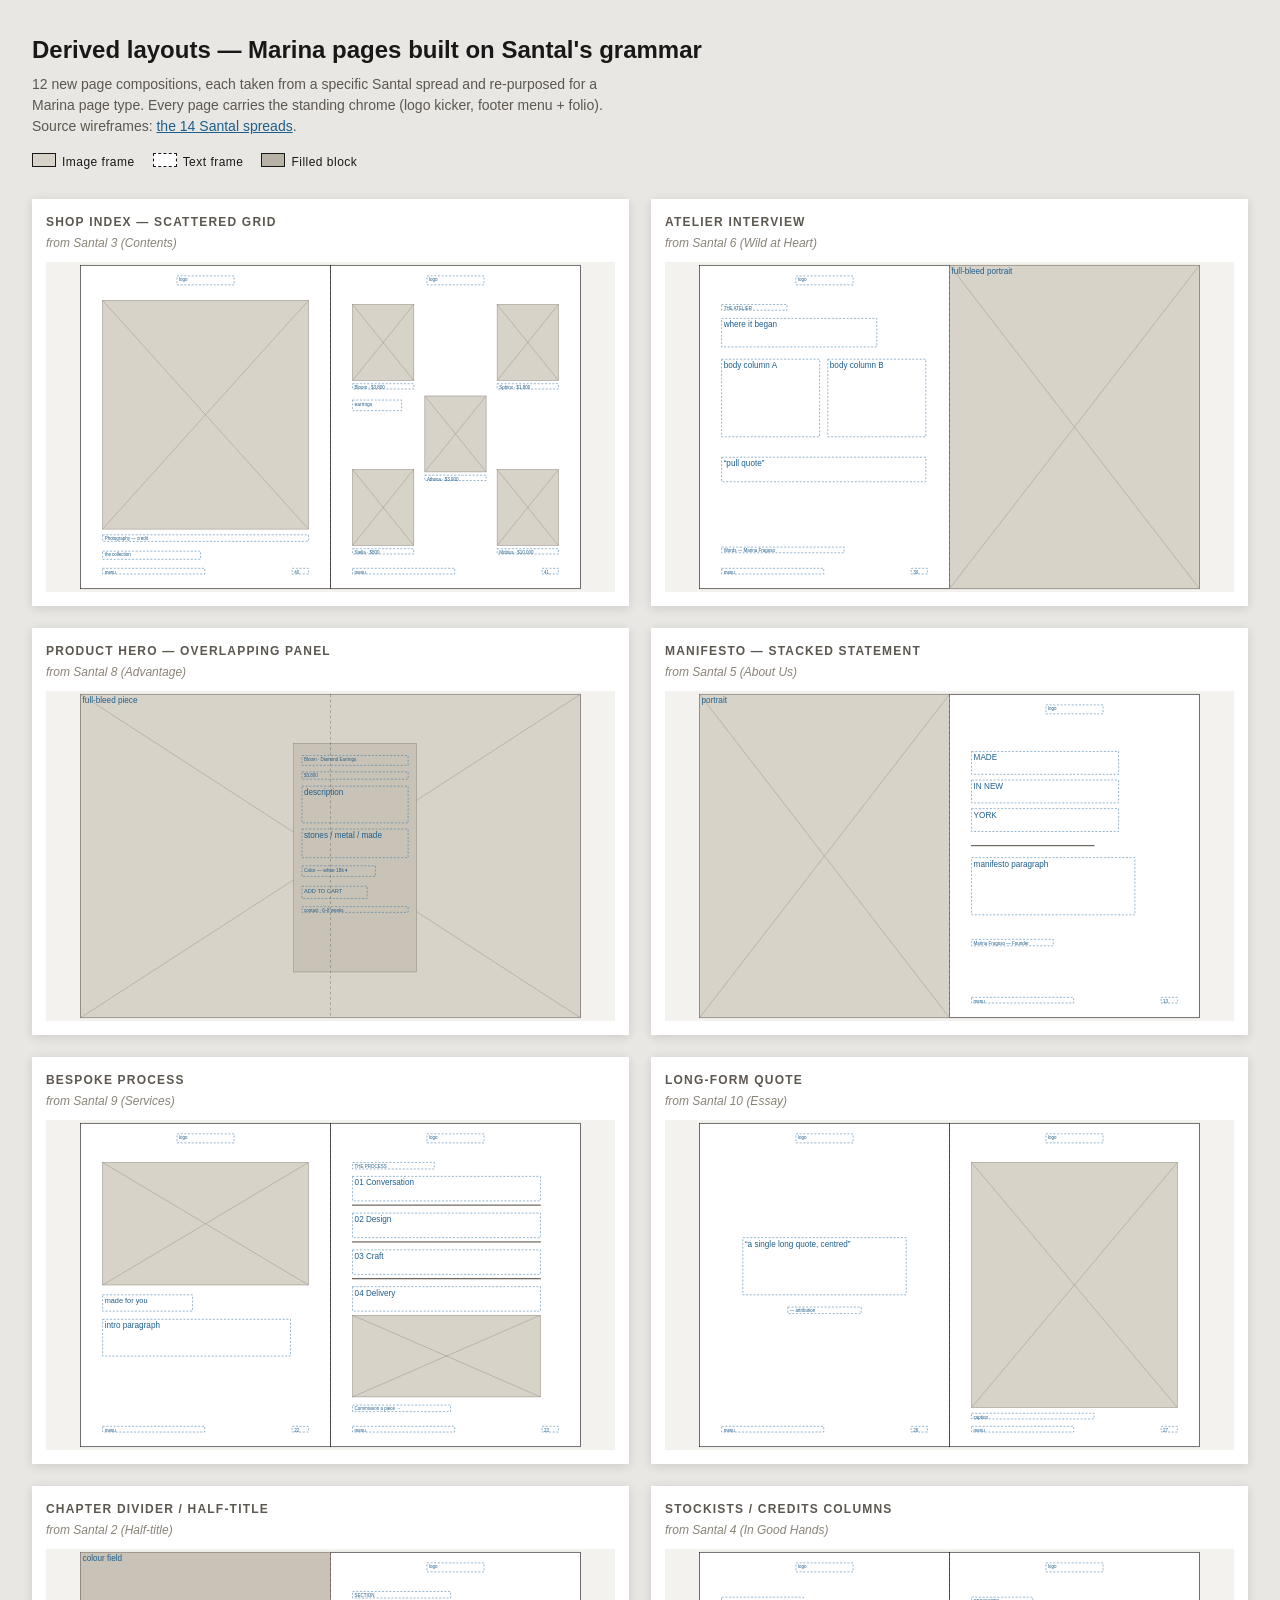
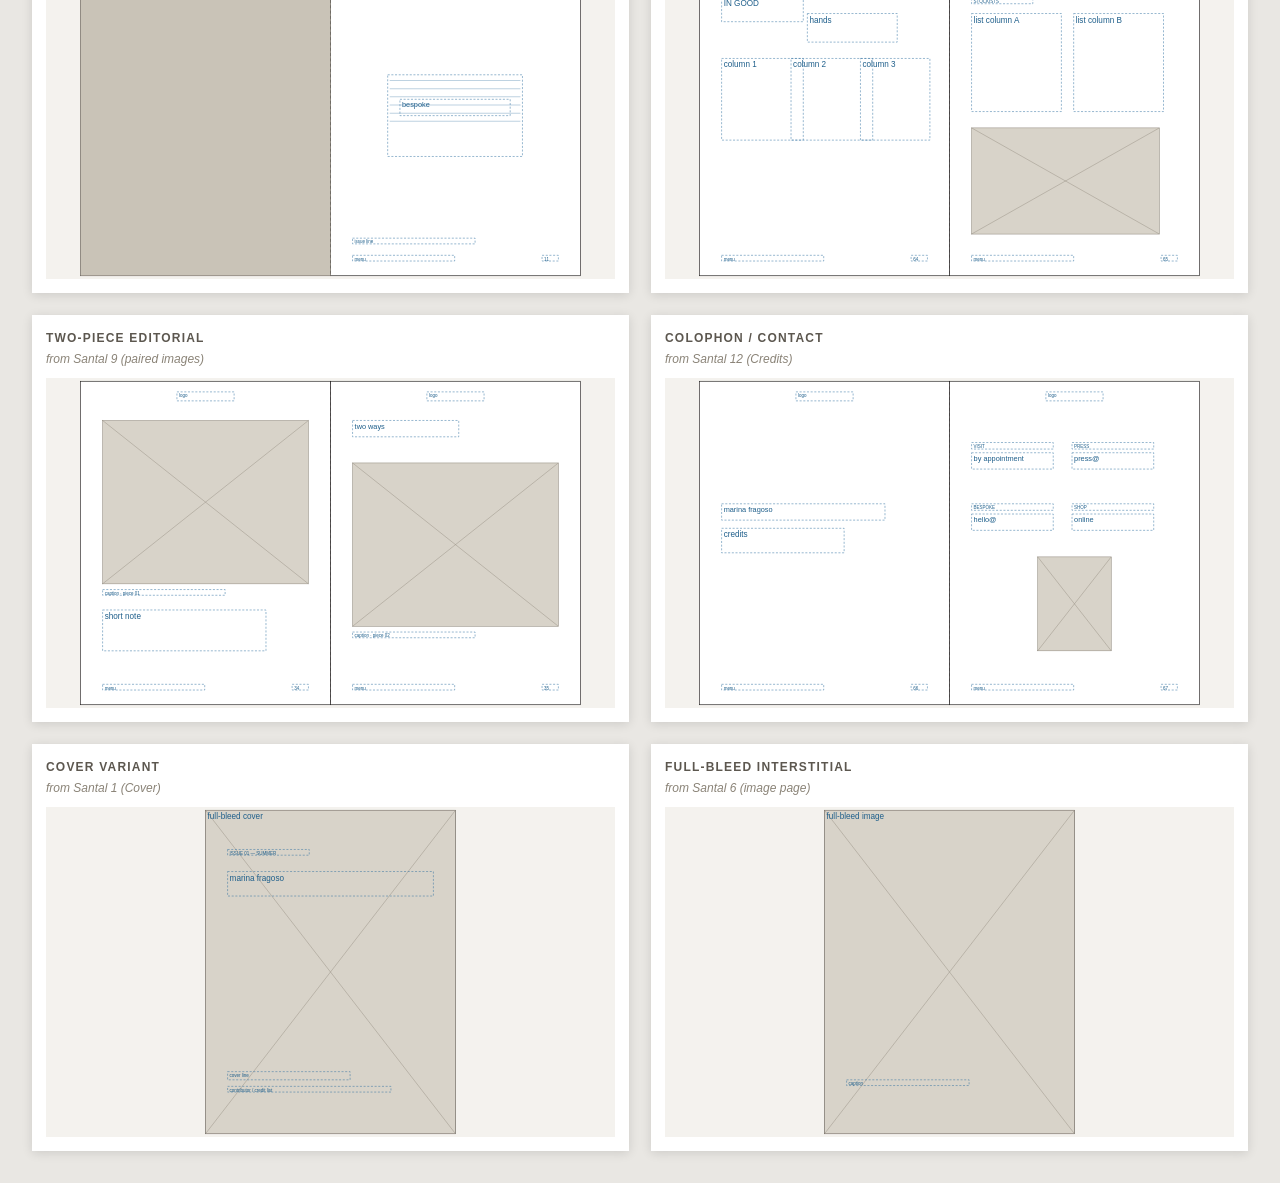
<file: wireframes/derived.html>
<!DOCTYPE html><html lang="en"><head><meta charset="utf-8">
<meta name="viewport" content="width=device-width,initial-scale=1">
<title>Marina — derived Santal layouts</title>
<style>
 body{margin:0;background:#e9e7e3;color:#1a1817;
   font:14px/1.5 -apple-system,"Helvetica Neue",Arial,sans-serif;padding:32px}
 h1{font-size:24px;margin:0 0 6px} .sub{color:#5c574f;max-width:74ch;margin:0 0 8px}
 .sub a{color:#1f5f8b}
 .legend{display:flex;gap:18px;flex-wrap:wrap;margin:16px 0 28px;font-size:12px;letter-spacing:.04em}
 .legend i{display:inline-block;width:22px;height:12px;margin-right:6px;vertical-align:-1px;border:1px solid #1a1817}
 .k-image{background:#d8d3c9} .k-text{background:#fff;border-style:dashed!important}
 .k-shape{background:#b9b3a7}
 main{display:grid;grid-template-columns:repeat(auto-fit,minmax(440px,1fr));gap:22px;align-items:start}
 @media (max-width:620px){main{grid-template-columns:1fr}}
 figure{margin:0;background:#fff;padding:14px;box-shadow:0 2px 10px rgba(0,0,0,.12)}
 figcaption{font-size:12px;letter-spacing:.1em;text-transform:uppercase;color:#5c574f;margin-bottom:10px}
 .hint{display:block;margin-top:3px;text-transform:none;letter-spacing:0;color:#8a8377;font-style:italic}
 svg{width:100%;height:330px;display:block;background:#f4f2ee}
 .pg{fill:#fff;stroke:#1a1817;stroke-width:1.5}
 .image{fill:#d8d3c9;stroke:#8a8377;stroke-width:1.2}
 .x{stroke:#8a8377;stroke-width:1;fill:none}
 .text{fill:none;stroke:#2c6e9e;stroke-width:1.2;stroke-dasharray:5 4}
 .shape{fill:#c9c3b7;stroke:#8a8377;stroke-width:1.2}
 .outline{fill:none;stroke:#6f6960;stroke-width:2}
 .ln{stroke:#2c6e9e;stroke-width:2.5;opacity:.3}
 .lbl{fill:#1f5f8b;font-family:-apple-system,Arial,sans-serif}
 .spine{stroke:#1a1817;stroke-width:1.2;stroke-dasharray:7 6;opacity:.5}
</style></head><body>
<h1>Derived layouts — Marina pages built on Santal's grammar</h1>
<p class="sub">12 new page compositions, each taken from a specific Santal spread and re-purposed
for a Marina page type. Every page carries the standing chrome (logo kicker, footer menu + folio).
Source wireframes: <a href="./">the 14 Santal spreads</a>.</p>
<div class="legend">
  <span><i class="k-image"></i>Image frame</span>
  <span><i class="k-text"></i>Text frame</span>
  <span><i class="k-shape"></i>Filled block</span>
</div>
<main><figure><figcaption><b>Shop index — scattered grid</b><span class="hint">from Santal 3 (Contents)</span></figcaption><svg viewBox="-8 -8 1240 808" preserveAspectRatio="xMidYMid meet"><rect class="pg" x="0" y="0" width="612" height="792"/><rect class="pg" x="612" y="0" width="612" height="792"/><rect class="text" x="236" y="26" width="140" height="22"/><text class="lbl" x="241" y="39" font-size="11">logo</text><rect class="text" x="54" y="742" width="250" height="14"/><text class="lbl" x="59" y="755" font-size="11">menu</text><rect class="text" x="518" y="742" width="40" height="14"/><text class="lbl" x="523" y="755" font-size="11">40</text><rect class="text" x="848" y="26" width="140" height="22"/><text class="lbl" x="853" y="39" font-size="11">logo</text><rect class="text" x="666" y="742" width="250" height="14"/><text class="lbl" x="671" y="755" font-size="11">menu</text><rect class="text" x="1130" y="742" width="40" height="14"/><text class="lbl" x="1135" y="755" font-size="11">41</text><rect class="image" x="54" y="86" width="504" height="560"/><path class="x" d="M54,86 L558,646 M558,86 L54,646"/><rect class="text" x="54" y="660" width="504" height="16"/><text class="lbl" x="59" y="673" font-size="11">Photography — credit</text><rect class="text" x="54" y="700" width="240" height="20"/><text class="lbl" x="59" y="713" font-size="11">the collection</text><rect class="image" x="666" y="96" width="150" height="186"/><path class="x" d="M666,96 L816,282 M816,96 L666,282"/><rect class="text" x="666" y="290" width="150" height="13"/><text class="lbl" x="671" y="303" font-size="11">Bloom · $3,800</text><rect class="image" x="1020" y="96" width="150" height="186"/><path class="x" d="M1020,96 L1170,282 M1170,96 L1020,282"/><rect class="text" x="1020" y="290" width="150" height="13"/><text class="lbl" x="1025" y="303" font-size="11">Sphinx · $1,800</text><rect class="image" x="843" y="320" width="150" height="186"/><path class="x" d="M843,320 L993,506 M993,320 L843,506"/><rect class="text" x="843" y="514" width="150" height="13"/><text class="lbl" x="848" y="527" font-size="11">Athena · $3,900</text><rect class="image" x="666" y="500" width="150" height="186"/><path class="x" d="M666,500 L816,686 M816,500 L666,686"/><rect class="text" x="666" y="694" width="150" height="13"/><text class="lbl" x="671" y="707" font-size="11">Stella · $800</text><rect class="image" x="1020" y="500" width="150" height="186"/><path class="x" d="M1020,500 L1170,686 M1170,500 L1020,686"/><rect class="text" x="1020" y="694" width="150" height="13"/><text class="lbl" x="1025" y="707" font-size="11">Mobius · $10,000</text><rect class="text" x="666" y="330" width="120" height="26"/><text class="lbl" x="671" y="344" font-size="12">earrings</text><line class="spine" x1="612" y1="0" x2="612" y2="792"/></svg></figure>
<figure><figcaption><b>Atelier interview</b><span class="hint">from Santal 6 (Wild at Heart)</span></figcaption><svg viewBox="-8 -8 1240 808" preserveAspectRatio="xMidYMid meet"><rect class="pg" x="0" y="0" width="612" height="792"/><rect class="pg" x="612" y="0" width="612" height="792"/><rect class="text" x="236" y="26" width="140" height="22"/><text class="lbl" x="241" y="39" font-size="11">logo</text><rect class="text" x="54" y="742" width="250" height="14"/><text class="lbl" x="59" y="755" font-size="11">menu</text><rect class="text" x="518" y="742" width="40" height="14"/><text class="lbl" x="523" y="755" font-size="11">30</text><rect class="text" x="848" y="26" width="140" height="22"/><text class="lbl" x="853" y="39" font-size="11">logo</text><rect class="text" x="666" y="742" width="250" height="14"/><text class="lbl" x="671" y="755" font-size="11">menu</text><rect class="text" x="1130" y="742" width="40" height="14"/><text class="lbl" x="1135" y="755" font-size="11">31</text><rect class="text" x="54" y="96" width="160" height="14"/><text class="lbl" x="59" y="109" font-size="11">THE ATELIER</text><rect class="text" x="54" y="130" width="380" height="70"/><text class="lbl" x="59" y="152" font-size="20">where it began</text><rect class="text" x="54" y="230" width="240" height="190"/><text class="lbl" x="59" y="252" font-size="20">body column A</text><rect class="text" x="314" y="230" width="240" height="190"/><text class="lbl" x="319" y="252" font-size="20">body column B</text><rect class="text" x="54" y="470" width="500" height="60"/><text class="lbl" x="59" y="492" font-size="20">“pull quote”</text><rect class="text" x="54" y="690" width="300" height="14"/><text class="lbl" x="59" y="703" font-size="11">Words — Marina Fragoso</text><rect class="image" x="612" y="0" width="612" height="792"/><path class="x" d="M612,0 L1224,792 M1224,0 L612,792"/><text class="lbl" x="617" y="22" font-size="20">full-bleed portrait</text><line class="spine" x1="612" y1="0" x2="612" y2="792"/></svg></figure>
<figure><figcaption><b>Product hero — overlapping panel</b><span class="hint">from Santal 8 (Advantage)</span></figcaption><svg viewBox="-8 -8 1240 808" preserveAspectRatio="xMidYMid meet"><rect class="pg" x="0" y="0" width="612" height="792"/><rect class="pg" x="612" y="0" width="612" height="792"/><rect class="text" x="236" y="26" width="140" height="22"/><text class="lbl" x="241" y="39" font-size="11">logo</text><rect class="text" x="54" y="742" width="250" height="14"/><text class="lbl" x="59" y="755" font-size="11">menu</text><rect class="text" x="518" y="742" width="40" height="14"/><text class="lbl" x="523" y="755" font-size="11">44</text><rect class="text" x="848" y="26" width="140" height="22"/><text class="lbl" x="853" y="39" font-size="11">logo</text><rect class="text" x="666" y="742" width="250" height="14"/><text class="lbl" x="671" y="755" font-size="11">menu</text><rect class="text" x="1130" y="742" width="40" height="14"/><text class="lbl" x="1135" y="755" font-size="11">45</text><rect class="image" x="0" y="0" width="1224" height="792"/><path class="x" d="M0,0 L1224,792 M1224,0 L0,792"/><text class="lbl" x="5" y="22" font-size="20">full-bleed piece</text><rect class="shape" x="522" y="120" width="300" height="560"/><rect class="text" x="542" y="150" width="260" height="24"/><text class="lbl" x="547" y="163" font-size="11">Bloom · Diamond Earrings</text><rect class="text" x="542" y="190" width="260" height="18"/><text class="lbl" x="547" y="203" font-size="11">$3,800</text><rect class="text" x="542" y="225" width="260" height="90"/><text class="lbl" x="547" y="247" font-size="20">description</text><rect class="text" x="542" y="330" width="260" height="70"/><text class="lbl" x="547" y="352" font-size="20">stones / metal / made</text><rect class="text" x="542" y="420" width="180" height="26"/><text class="lbl" x="547" y="434" font-size="12">Color — white 18k ▾</text><rect class="text" x="542" y="470" width="160" height="30"/><text class="lbl" x="547" y="486" font-size="14">ADD TO CART</text><rect class="text" x="542" y="520" width="260" height="14"/><text class="lbl" x="547" y="533" font-size="11">contact · 6–8 weeks</text><line class="spine" x1="612" y1="0" x2="612" y2="792"/></svg></figure>
<figure><figcaption><b>Manifesto — stacked statement</b><span class="hint">from Santal 5 (About Us)</span></figcaption><svg viewBox="-8 -8 1240 808" preserveAspectRatio="xMidYMid meet"><rect class="pg" x="0" y="0" width="612" height="792"/><rect class="pg" x="612" y="0" width="612" height="792"/><rect class="text" x="236" y="26" width="140" height="22"/><text class="lbl" x="241" y="39" font-size="11">logo</text><rect class="text" x="54" y="742" width="250" height="14"/><text class="lbl" x="59" y="755" font-size="11">menu</text><rect class="text" x="518" y="742" width="40" height="14"/><text class="lbl" x="523" y="755" font-size="11">12</text><rect class="text" x="848" y="26" width="140" height="22"/><text class="lbl" x="853" y="39" font-size="11">logo</text><rect class="text" x="666" y="742" width="250" height="14"/><text class="lbl" x="671" y="755" font-size="11">menu</text><rect class="text" x="1130" y="742" width="40" height="14"/><text class="lbl" x="1135" y="755" font-size="11">13</text><rect class="image" x="0" y="0" width="612" height="792"/><path class="x" d="M0,0 L612,792 M612,0 L0,792"/><text class="lbl" x="5" y="22" font-size="20">portrait</text><rect class="text" x="666" y="140" width="360" height="56"/><text class="lbl" x="671" y="162" font-size="20">MADE</text><rect class="text" x="666" y="210" width="360" height="56"/><text class="lbl" x="671" y="232" font-size="20">IN NEW</text><rect class="text" x="666" y="280" width="360" height="56"/><text class="lbl" x="671" y="302" font-size="20">YORK</text><rect class="outline" x="666" y="370" width="300" height="1"/><rect class="text" x="666" y="400" width="400" height="140"/><text class="lbl" x="671" y="422" font-size="20">manifesto paragraph</text><rect class="text" x="666" y="600" width="200" height="16"/><text class="lbl" x="671" y="613" font-size="11">Marina Fragoso — Founder</text><line class="spine" x1="612" y1="0" x2="612" y2="792"/></svg></figure>
<figure><figcaption><b>Bespoke process</b><span class="hint">from Santal 9 (Services)</span></figcaption><svg viewBox="-8 -8 1240 808" preserveAspectRatio="xMidYMid meet"><rect class="pg" x="0" y="0" width="612" height="792"/><rect class="pg" x="612" y="0" width="612" height="792"/><rect class="text" x="236" y="26" width="140" height="22"/><text class="lbl" x="241" y="39" font-size="11">logo</text><rect class="text" x="54" y="742" width="250" height="14"/><text class="lbl" x="59" y="755" font-size="11">menu</text><rect class="text" x="518" y="742" width="40" height="14"/><text class="lbl" x="523" y="755" font-size="11">22</text><rect class="text" x="848" y="26" width="140" height="22"/><text class="lbl" x="853" y="39" font-size="11">logo</text><rect class="text" x="666" y="742" width="250" height="14"/><text class="lbl" x="671" y="755" font-size="11">menu</text><rect class="text" x="1130" y="742" width="40" height="14"/><text class="lbl" x="1135" y="755" font-size="11">23</text><rect class="image" x="54" y="96" width="504" height="300"/><path class="x" d="M54,96 L558,396 M558,96 L54,396"/><rect class="text" x="54" y="420" width="220" height="40"/><text class="lbl" x="59" y="440" font-size="18">made for you</text><rect class="text" x="54" y="480" width="460" height="90"/><text class="lbl" x="59" y="502" font-size="20">intro paragraph</text><rect class="text" x="666" y="96" width="200" height="16"/><text class="lbl" x="671" y="109" font-size="11">THE PROCESS</text><rect class="text" x="666" y="130" width="460" height="60"/><text class="lbl" x="671" y="152" font-size="20">01 Conversation</text><rect class="outline" x="666" y="200" width="460" height="1"/><rect class="text" x="666" y="220" width="460" height="60"/><text class="lbl" x="671" y="242" font-size="20">02 Design</text><rect class="outline" x="666" y="290" width="460" height="1"/><rect class="text" x="666" y="310" width="460" height="60"/><text class="lbl" x="671" y="332" font-size="20">03 Craft</text><rect class="outline" x="666" y="380" width="460" height="1"/><rect class="text" x="666" y="400" width="460" height="60"/><text class="lbl" x="671" y="422" font-size="20">04 Delivery</text><rect class="image" x="666" y="470" width="460" height="200"/><path class="x" d="M666,470 L1126,670 M1126,470 L666,670"/><rect class="text" x="666" y="690" width="240" height="16"/><text class="lbl" x="671" y="703" font-size="11">Commission a piece →</text><line class="spine" x1="612" y1="0" x2="612" y2="792"/></svg></figure>
<figure><figcaption><b>Long-form quote</b><span class="hint">from Santal 10 (Essay)</span></figcaption><svg viewBox="-8 -8 1240 808" preserveAspectRatio="xMidYMid meet"><rect class="pg" x="0" y="0" width="612" height="792"/><rect class="pg" x="612" y="0" width="612" height="792"/><rect class="text" x="236" y="26" width="140" height="22"/><text class="lbl" x="241" y="39" font-size="11">logo</text><rect class="text" x="54" y="742" width="250" height="14"/><text class="lbl" x="59" y="755" font-size="11">menu</text><rect class="text" x="518" y="742" width="40" height="14"/><text class="lbl" x="523" y="755" font-size="11">26</text><rect class="text" x="848" y="26" width="140" height="22"/><text class="lbl" x="853" y="39" font-size="11">logo</text><rect class="text" x="666" y="742" width="250" height="14"/><text class="lbl" x="671" y="755" font-size="11">menu</text><rect class="text" x="1130" y="742" width="40" height="14"/><text class="lbl" x="1135" y="755" font-size="11">27</text><rect class="text" x="106" y="280" width="400" height="140"/><text class="lbl" x="111" y="302" font-size="20">“a single long quote, centred”</text><rect class="text" x="216" y="450" width="180" height="16"/><text class="lbl" x="221" y="463" font-size="11">— attribution</text><rect class="image" x="666" y="96" width="504" height="600"/><path class="x" d="M666,96 L1170,696 M1170,96 L666,696"/><rect class="text" x="666" y="710" width="300" height="14"/><text class="lbl" x="671" y="723" font-size="11">caption</text><line class="spine" x1="612" y1="0" x2="612" y2="792"/></svg></figure>
<figure><figcaption><b>Chapter divider / half-title</b><span class="hint">from Santal 2 (Half-title)</span></figcaption><svg viewBox="-8 -8 1240 808" preserveAspectRatio="xMidYMid meet"><rect class="pg" x="0" y="0" width="612" height="792"/><rect class="pg" x="612" y="0" width="612" height="792"/><rect class="text" x="236" y="26" width="140" height="22"/><text class="lbl" x="241" y="39" font-size="11">logo</text><rect class="text" x="54" y="742" width="250" height="14"/><text class="lbl" x="59" y="755" font-size="11">menu</text><rect class="text" x="518" y="742" width="40" height="14"/><text class="lbl" x="523" y="755" font-size="11">10</text><rect class="text" x="848" y="26" width="140" height="22"/><text class="lbl" x="853" y="39" font-size="11">logo</text><rect class="text" x="666" y="742" width="250" height="14"/><text class="lbl" x="671" y="755" font-size="11">menu</text><rect class="text" x="1130" y="742" width="40" height="14"/><text class="lbl" x="1135" y="755" font-size="11">11</text><rect class="shape" x="0" y="0" width="612" height="792"/><text class="lbl" x="5" y="22" font-size="20">colour field</text><rect class="text" x="666" y="96" width="240" height="16"/><text class="lbl" x="671" y="109" font-size="11">SECTION</text><rect class="text" x="752" y="300" width="330" height="200"/><line class="ln" x1="757" y1="314" x2="1077" y2="314"/><line class="ln" x1="757" y1="334" x2="1077" y2="334"/><line class="ln" x1="757" y1="354" x2="1077" y2="354"/><line class="ln" x1="757" y1="374" x2="1077" y2="374"/><line class="ln" x1="757" y1="394" x2="1077" y2="394"/><line class="ln" x1="757" y1="414" x2="1077" y2="414"/><rect class="text" x="782" y="360" width="270" height="40"/><text class="lbl" x="787" y="380" font-size="18">bespoke</text><rect class="text" x="666" y="700" width="300" height="14"/><text class="lbl" x="671" y="713" font-size="11">issue line</text><line class="spine" x1="612" y1="0" x2="612" y2="792"/></svg></figure>
<figure><figcaption><b>Stockists / credits columns</b><span class="hint">from Santal 4 (In Good Hands)</span></figcaption><svg viewBox="-8 -8 1240 808" preserveAspectRatio="xMidYMid meet"><rect class="pg" x="0" y="0" width="612" height="792"/><rect class="pg" x="612" y="0" width="612" height="792"/><rect class="text" x="236" y="26" width="140" height="22"/><text class="lbl" x="241" y="39" font-size="11">logo</text><rect class="text" x="54" y="742" width="250" height="14"/><text class="lbl" x="59" y="755" font-size="11">menu</text><rect class="text" x="518" y="742" width="40" height="14"/><text class="lbl" x="523" y="755" font-size="11">64</text><rect class="text" x="848" y="26" width="140" height="22"/><text class="lbl" x="853" y="39" font-size="11">logo</text><rect class="text" x="666" y="742" width="250" height="14"/><text class="lbl" x="671" y="755" font-size="11">menu</text><rect class="text" x="1130" y="742" width="40" height="14"/><text class="lbl" x="1135" y="755" font-size="11">65</text><rect class="text" x="54" y="110" width="200" height="60"/><text class="lbl" x="59" y="132" font-size="20">IN GOOD</text><rect class="text" x="264" y="150" width="220" height="70"/><text class="lbl" x="269" y="172" font-size="20">hands</text><rect class="text" x="54" y="260" width="200" height="200"/><text class="lbl" x="59" y="282" font-size="20">column 1</text><rect class="text" x="224" y="260" width="200" height="200"/><text class="lbl" x="229" y="282" font-size="20">column 2</text><rect class="text" x="394" y="260" width="170" height="200"/><text class="lbl" x="399" y="282" font-size="20">column 3</text><rect class="text" x="666" y="110" width="150" height="16"/><text class="lbl" x="671" y="123" font-size="11">STOCKISTS</text><rect class="text" x="666" y="150" width="220" height="240"/><text class="lbl" x="671" y="172" font-size="20">list column A</text><rect class="text" x="916" y="150" width="220" height="240"/><text class="lbl" x="921" y="172" font-size="20">list column B</text><rect class="image" x="666" y="430" width="460" height="260"/><path class="x" d="M666,430 L1126,690 M1126,430 L666,690"/><line class="spine" x1="612" y1="0" x2="612" y2="792"/></svg></figure>
<figure><figcaption><b>Two-piece editorial</b><span class="hint">from Santal 9 (paired images)</span></figcaption><svg viewBox="-8 -8 1240 808" preserveAspectRatio="xMidYMid meet"><rect class="pg" x="0" y="0" width="612" height="792"/><rect class="pg" x="612" y="0" width="612" height="792"/><rect class="text" x="236" y="26" width="140" height="22"/><text class="lbl" x="241" y="39" font-size="11">logo</text><rect class="text" x="54" y="742" width="250" height="14"/><text class="lbl" x="59" y="755" font-size="11">menu</text><rect class="text" x="518" y="742" width="40" height="14"/><text class="lbl" x="523" y="755" font-size="11">34</text><rect class="text" x="848" y="26" width="140" height="22"/><text class="lbl" x="853" y="39" font-size="11">logo</text><rect class="text" x="666" y="742" width="250" height="14"/><text class="lbl" x="671" y="755" font-size="11">menu</text><rect class="text" x="1130" y="742" width="40" height="14"/><text class="lbl" x="1135" y="755" font-size="11">35</text><rect class="image" x="54" y="96" width="504" height="400"/><path class="x" d="M54,96 L558,496 M558,96 L54,496"/><rect class="text" x="54" y="510" width="300" height="14"/><text class="lbl" x="59" y="523" font-size="11">caption · piece 01</text><rect class="text" x="54" y="560" width="400" height="100"/><text class="lbl" x="59" y="582" font-size="20">short note</text><rect class="image" x="666" y="200" width="504" height="400"/><path class="x" d="M666,200 L1170,600 M1170,200 L666,600"/><rect class="text" x="666" y="614" width="300" height="14"/><text class="lbl" x="671" y="627" font-size="11">caption · piece 02</text><rect class="text" x="666" y="96" width="260" height="40"/><text class="lbl" x="671" y="116" font-size="18">two ways</text><line class="spine" x1="612" y1="0" x2="612" y2="792"/></svg></figure>
<figure><figcaption><b>Colophon / contact</b><span class="hint">from Santal 12 (Credits)</span></figcaption><svg viewBox="-8 -8 1240 808" preserveAspectRatio="xMidYMid meet"><rect class="pg" x="0" y="0" width="612" height="792"/><rect class="pg" x="612" y="0" width="612" height="792"/><rect class="text" x="236" y="26" width="140" height="22"/><text class="lbl" x="241" y="39" font-size="11">logo</text><rect class="text" x="54" y="742" width="250" height="14"/><text class="lbl" x="59" y="755" font-size="11">menu</text><rect class="text" x="518" y="742" width="40" height="14"/><text class="lbl" x="523" y="755" font-size="11">66</text><rect class="text" x="848" y="26" width="140" height="22"/><text class="lbl" x="853" y="39" font-size="11">logo</text><rect class="text" x="666" y="742" width="250" height="14"/><text class="lbl" x="671" y="755" font-size="11">menu</text><rect class="text" x="1130" y="742" width="40" height="14"/><text class="lbl" x="1135" y="755" font-size="11">67</text><rect class="text" x="54" y="300" width="400" height="40"/><text class="lbl" x="59" y="320" font-size="18">marina fragoso</text><rect class="text" x="54" y="360" width="300" height="60"/><text class="lbl" x="59" y="382" font-size="20">credits</text><rect class="text" x="666" y="150" width="200" height="16"/><text class="lbl" x="671" y="163" font-size="11">VISIT</text><rect class="text" x="666" y="175" width="200" height="40"/><text class="lbl" x="671" y="195" font-size="18">by appointment</text><rect class="text" x="912" y="150" width="200" height="16"/><text class="lbl" x="917" y="163" font-size="11">PRESS</text><rect class="text" x="912" y="175" width="200" height="40"/><text class="lbl" x="917" y="195" font-size="18">press@</text><rect class="text" x="666" y="300" width="200" height="16"/><text class="lbl" x="671" y="313" font-size="11">BESPOKE</text><rect class="text" x="666" y="325" width="200" height="40"/><text class="lbl" x="671" y="345" font-size="18">hello@</text><rect class="text" x="912" y="300" width="200" height="16"/><text class="lbl" x="917" y="313" font-size="11">SHOP</text><rect class="text" x="912" y="325" width="200" height="40"/><text class="lbl" x="917" y="345" font-size="18">online</text><rect class="image" x="828" y="430" width="180" height="230"/><path class="x" d="M828,430 L1008,660 M1008,430 L828,660"/><line class="spine" x1="612" y1="0" x2="612" y2="792"/></svg></figure>
<figure><figcaption><b>Cover variant</b><span class="hint">from Santal 1 (Cover)</span></figcaption><svg viewBox="-8 -8 628 808" preserveAspectRatio="xMidYMid meet"><rect class="pg" x="0" y="0" width="612" height="792"/><rect class="text" x="236" y="26" width="140" height="22"/><text class="lbl" x="241" y="39" font-size="11">logo</text><rect class="text" x="54" y="742" width="250" height="14"/><text class="lbl" x="59" y="755" font-size="11">menu</text><rect class="text" x="518" y="742" width="40" height="14"/><text class="lbl" x="523" y="755" font-size="11">Cover</text><rect class="image" x="0" y="0" width="612" height="792"/><path class="x" d="M0,0 L612,792 M612,0 L0,792"/><text class="lbl" x="5" y="22" font-size="20">full-bleed cover</text><rect class="text" x="54" y="150" width="504" height="60"/><text class="lbl" x="59" y="172" font-size="20">marina fragoso</text><rect class="text" x="54" y="96" width="200" height="14"/><text class="lbl" x="59" y="109" font-size="11">ISSUE 01 — SUMMER</text><rect class="text" x="54" y="640" width="300" height="20"/><text class="lbl" x="59" y="653" font-size="11">cover line</text><rect class="text" x="54" y="676" width="400" height="14"/><text class="lbl" x="59" y="689" font-size="11">contributor / credit list</text></svg></figure>
<figure><figcaption><b>Full-bleed interstitial</b><span class="hint">from Santal 6 (image page)</span></figcaption><svg viewBox="-8 -8 628 808" preserveAspectRatio="xMidYMid meet"><rect class="pg" x="0" y="0" width="612" height="792"/><rect class="text" x="236" y="26" width="140" height="22"/><text class="lbl" x="241" y="39" font-size="11">logo</text><rect class="text" x="54" y="742" width="250" height="14"/><text class="lbl" x="59" y="755" font-size="11">menu</text><rect class="text" x="518" y="742" width="40" height="14"/><text class="lbl" x="523" y="755" font-size="11">28</text><rect class="image" x="0" y="0" width="612" height="792"/><path class="x" d="M0,0 L612,792 M612,0 L0,792"/><text class="lbl" x="5" y="22" font-size="20">full-bleed image</text><rect class="text" x="54" y="660" width="300" height="14"/><text class="lbl" x="59" y="673" font-size="11">caption</text></svg></figure></main>
</body></html>
</file>
<file: styles.css>
/* =========================================================================
   Marina Fragoso — The Magazine
   No scroll. The page is a book. Display = her script; everything else sans.
   ========================================================================= */

@font-face {
  font-family: "Graphite Nocturne";
  src: url("assets/graphite-nocturne.ttf") format("truetype");
  font-weight: 400;
  font-display: swap;
}

:root {
  --paper:  #F7F4EE;
  --paper-2:#FCFAF6;
  --ink:    #1A1817;
  --ink-60: rgba(26,24,23,.60);
  --ink-40: rgba(26,24,23,.40);
  --sky:    #2C6E9E;
  --sand:   #E7E1D6;
  --bronze: #A07B45;

  --display: "Graphite Nocturne", "Brush Script MT", cursive;
  --sans: -apple-system, BlinkMacSystemFont, "Segoe UI", "Helvetica Neue", Arial, sans-serif;

  --ease: cubic-bezier(0.22, 1, 0.36, 1);
  --gutter-shadow: rgba(0,0,0,.22);
}

* { box-sizing: border-box; }
html, body {
  margin: 0; height: 100%;
  overflow: hidden;                 /* NO SCROLL, ANYWHERE */
  background: #2a2724;
  color: var(--ink);
  font-family: var(--sans);
  -webkit-font-smoothing: antialiased;
  overscroll-behavior: none;
  touch-action: none;
}
img { display: block; max-width: 100%; }
a { color: inherit; }

.sr-only {
  position: absolute; width: 1px; height: 1px; padding: 0; margin: -1px;
  overflow: hidden; clip: rect(0,0,0,0); white-space: nowrap; border: 0;
}

.grain {
  position: fixed; inset: 0; z-index: 60; pointer-events: none; opacity: .022;
  background-image: url("data:image/svg+xml,%3Csvg xmlns='http://www.w3.org/2000/svg' width='120' height='120'%3E%3Cfilter id='n'%3E%3CfeTurbulence type='fractalNoise' baseFrequency='0.9' numOctaves='2'/%3E%3C/filter%3E%3Crect width='100%25' height='100%25' filter='url(%23n)'/%3E%3C/svg%3E");
}

/* =========================================================================
   Stage & book
   ========================================================================= */
#stage {
  position: fixed; inset: 0;
  display: grid; place-items: center;
  padding: clamp(10px, 3vh, 40px);
}

#book {
  position: relative;
  perspective: 2400px;
  /* magazine block: two pages wide on desktop */
  width: min(96vw, calc((100dvh - 80px) * 1.42));
  height: min(90dvh, calc(96vw / 1.42));
  aspect-ratio: 1.42 / 1;
  box-shadow: 0 30px 80px rgba(0,0,0,.45);
}
body[data-mode="single"] #book {
  width: min(94vw, calc((100dvh - 40px) * 0.72));
  height: min(94dvh, calc(94vw / 0.72));
  aspect-ratio: 0.72 / 1;
  box-shadow: 0 24px 60px rgba(0,0,0,.5);
}

/* resting pages */
.page {
  position: absolute; top: 0; height: 100%;
  width: 50%;
  overflow: hidden;
  background: var(--paper);
  backface-visibility: hidden;
}
.page.left  { left: 0; }
.page.right { right: 0; }
body[data-mode="single"] .page { width: 100%; }
body[data-mode="single"] .page.left { display: none; }
body[data-mode="single"] .page.right { right: 0; left: 0; }

/* cover: single page centered (closed magazine) */
#book[data-cover="1"] .page.left { visibility: hidden; }
#book[data-cover="1"] .page.right { box-shadow: 0 0 0 1px rgba(0,0,0,.05); }

/* seam / gutter */
.seam {
  position: absolute; top: 0; bottom: 0; left: 50%; width: 40px;
  transform: translateX(-50%); z-index: 6; pointer-events: none;
  background: linear-gradient(to right,
    rgba(0,0,0,0) 0%, var(--gutter-shadow) 46%, rgba(0,0,0,.28) 50%,
    var(--gutter-shadow) 54%, rgba(0,0,0,0) 100%);
}
body[data-mode="single"] .seam { left: 0; width: 22px; transform: none;
  background: linear-gradient(to right, rgba(0,0,0,.22), rgba(0,0,0,0)); }
#book[data-cover="1"] .seam { opacity: 0; }

/* page-edge thickness (how far through the issue) */
.page-edges {
  position: absolute; top: 1.5%; height: 97%; z-index: 4;
  background: repeating-linear-gradient(to right,
    #efe9df 0px, #efe9df 1px, #d9d2c4 1px, #d9d2c4 2px);
  transition: width .4s var(--ease), opacity .4s var(--ease);
  pointer-events: none;
}
.page-edges.left  { left: -1px;  border-radius: 3px 0 0 3px; box-shadow: -1px 0 3px rgba(0,0,0,.2); }
.page-edges.right { right: -1px; border-radius: 0 3px 3px 0; box-shadow: 1px 0 3px rgba(0,0,0,.2); }
#book[data-cover="1"] .page-edges.left { opacity: 0 !important; }

/* =========================================================================
   The turning leaf
   ========================================================================= */
.leaf {
  position: absolute; top: 0; right: 0; width: 50%; height: 100%;
  transform-style: preserve-3d;
  transform-origin: left center;
  z-index: 8;
  will-change: transform;
}
body[data-mode="single"] .leaf { width: 100%; }
.leaf-face {
  position: absolute; inset: 0; overflow: hidden;
  background: var(--paper);
  backface-visibility: hidden;
}
.leaf-face.back { transform: rotateY(180deg); }
.leaf-shadow {
  position: absolute; inset: 0; pointer-events: none; z-index: 2;
  background: linear-gradient(to left, rgba(0,0,0,.28), rgba(0,0,0,0) 60%);
  opacity: 0; transition: opacity .2s linear;
}
.leaf.turning .leaf-shadow { opacity: 1; }

/* corner peel affordance on hover (desktop) */
@media (hover: hover) and (pointer: fine) {
  #book:not([data-cover="1"]) .page.right::after {
    content: ""; position: absolute; right: 0; bottom: 0;
    width: 0; height: 0; z-index: 5; pointer-events: none;
    border-style: solid; border-width: 0 0 0 0;
    border-color: transparent transparent rgba(0,0,0,.12) rgba(0,0,0,.06);
    transition: border-width .25s var(--ease);
  }
  #book:not([data-cover="1"]):hover .page.right::after { border-width: 0 0 26px 26px; }
}

/* =========================================================================
   Page content styles (shared by resting pages and leaf faces)
   ========================================================================= */
.page, .leaf-face { color: var(--ink); }
.bleed { position: absolute; inset: 0; width: 100%; height: 100%; object-fit: cover; }

.page-pad {
  position: relative; height: 100%;
  padding: clamp(1.6rem, 4vw, 3.4rem);
  display: flex; flex-direction: column; justify-content: center;
  background: var(--paper);
}
.page-pad.center { align-items: center; text-align: center; }

[data-kind="ink"] .page-pad,
.leaf-face[data-kind="ink"] .page-pad { background: var(--ink); }
[data-kind="paper"] .page-pad, [data-kind="editorial"] .page-pad,
[data-kind="shop"] .page-pad { background: var(--paper); }

/* display face — HER SCRIPT */
.display { font-family: var(--display); font-weight: 400; line-height: .92; letter-spacing: .01em; }
.display-xl { font-size: clamp(3.4rem, 9vw, 7rem); margin: .2em 0; }
.display-lg { font-size: clamp(2.6rem, 6vw, 4.6rem); margin: .1em 0 .4em; }

.kicker {
  font-family: var(--sans); font-size: .7rem; letter-spacing: .22em;
  text-transform: uppercase; color: var(--ink-60); margin: 0 0 1rem;
}
.kicker-accent { color: var(--bronze); }
.kicker.light, .light { color: rgba(247,244,238,.82); }
h2.light, .display.light { color: var(--paper); }

.lede { font-size: clamp(1rem, 1.4vw, 1.15rem); line-height: 1.55; max-width: 32ch; margin: 0 0 1.6rem; }
.center .lede { margin-inline: auto; }
.body { font-size: 1rem; line-height: 1.6; margin: 0 0 1rem; max-width: 40ch; }
.drop-cap { float: left; font-size: 3.4em; line-height: .74; padding: .04em .12em 0 0; color: var(--sky); }
.sign { font-size: 2rem; color: var(--ink-60); margin: .6rem 0 0; }

.caption {
  position: absolute; z-index: 3; font-family: var(--sans);
  font-size: .68rem; letter-spacing: .16em; text-transform: uppercase;
  color: #fff; text-shadow: 0 1px 12px rgba(0,0,0,.5);
}
.caption-br { right: 1.4rem; bottom: 1.4rem; }
.caption-bl { left: 1.4rem; bottom: 1.4rem; }

.cover-copy { position: absolute; left: 0; right: 0; bottom: clamp(1.6rem, 5vh, 3rem); text-align: center; z-index: 3; color: #fff; }
.issue { font-size: .72rem; letter-spacing: .26em; text-transform: uppercase; margin: 0 0 .4rem; text-shadow: 0 1px 14px rgba(0,0,0,.5); }
.cover-line { font-family: var(--sans); font-size: clamp(.9rem, 1.4vw, 1.05rem); letter-spacing: .04em; margin: 0; text-shadow: 0 1px 14px rgba(0,0,0,.55); }

.folio-print { position: absolute; bottom: 1.2rem; left: 50%; transform: translateX(-50%);
  font-size: .72rem; letter-spacing: .12em; color: var(--ink-40); margin: 0; }
.folio-print.light { color: rgba(247,244,238,.5); }

/* editorial picks */
.editorial-head { margin-bottom: .6em; }
.picks, .steps { list-style: none; margin: 0; padding: 0; }
.picks li { display: grid; grid-template-columns: auto 1fr auto; align-items: baseline;
  gap: .4rem 1rem; padding: .7rem 0; border-top: 1px solid var(--ink-40); }
.picks .num, .steps .num { font-size: .78rem; color: var(--bronze); letter-spacing: .1em; }
.pick-name { font-size: 1rem; }
.pick-spec { grid-column: 2; font-size: .72rem; color: var(--ink-60); text-transform: uppercase; letter-spacing: .06em; }
.pick-link { font-size: .68rem; letter-spacing: .16em; text-transform: uppercase; color: var(--sky); text-decoration: none; }
.steps { display: flex; gap: 1.4rem; flex-wrap: wrap; margin: .4rem 0 1.8rem; }
.steps li { font-size: .82rem; letter-spacing: .08em; text-transform: uppercase; }

.btn-link { display: inline-block; font-size: .78rem; letter-spacing: .16em; text-transform: uppercase;
  text-decoration: none; border-bottom: 1px solid currentColor; padding-bottom: 3px; color: var(--ink); }
.btn-link.light { color: var(--paper); }

/* shop plate */
.plate-grid { position: absolute; inset: 0; display: grid; grid-template-columns: 1fr 1fr; grid-template-rows: 1fr 1fr; gap: 2px; background: var(--paper); }
.plate-item { position: relative; overflow: hidden; display: block; }
.plate-item img { width: 100%; height: 100%; object-fit: cover; transition: transform 1s var(--ease); }
.plate-item:hover img { transform: scale(1.05); }
.plate-num { position: absolute; left: .8rem; top: .7rem; color: #fff; font-size: .74rem;
  letter-spacing: .1em; text-shadow: 0 1px 8px rgba(0,0,0,.6); }

/* back cover */
.back { gap: 1.6rem; }
.back-logo { width: 160px; height: auto; }
.back-index { display: flex; flex-wrap: wrap; gap: 1.2rem; justify-content: center; }
.back-index a { font-size: .78rem; letter-spacing: .14em; text-transform: uppercase; text-decoration: none; }
.signup { display: flex; align-items: center; border-bottom: 1px solid var(--ink-40); max-width: 22rem; width: 100%; }
.signup input { flex: 1; border: 0; background: none; font: inherit; padding: .6rem 0; }
.signup input:focus { outline: none; }
.signup button { border: 0; background: none; font-size: 1.2rem; cursor: pointer; }
.colophon { font-size: .74rem; color: var(--ink-60); margin: 0; }
.colophon a { text-decoration: underline; text-underline-offset: 2px; }

/* =========================================================================
   Menu (fades in after 3s)
   ========================================================================= */
#menu {
  position: fixed; top: 0; left: 0; right: 0; z-index: 40;
  display: flex; align-items: center; justify-content: space-between;
  gap: 1rem; padding: .8rem clamp(1rem, 4vw, 2.6rem);
  --chrome: #fff;
  color: var(--chrome);
  opacity: 0; transform: translateY(-8px);
  transition: opacity .9s var(--ease), transform .9s var(--ease);
  pointer-events: none;
}
#menu.visible { opacity: 1; transform: none; pointer-events: auto; }
#menu .brand { display: flex; align-items: center; text-decoration: none;
  filter: drop-shadow(0 1px 6px rgba(0,0,0,.45)); }
#menu .brand img { height: clamp(28px, 3.4vw, 40px); width: auto;
  filter: invert(1) brightness(2); }
.menu-sections { display: flex; gap: clamp(.8rem, 2.4vw, 2rem); }
.menu-sections a { font-size: .74rem; letter-spacing: .16em; text-transform: uppercase;
  text-decoration: none; color: var(--chrome); opacity: .9;
  text-shadow: 0 1px 3px rgba(0,0,0,.4), 0 1px 14px rgba(0,0,0,.35); }
.menu-sections a.active { opacity: 1; border-bottom: 1px solid currentColor; }
.menu-folio { font-size: .72rem; letter-spacing: .14em; color: var(--chrome);
  text-shadow: 0 1px 3px rgba(0,0,0,.4), 0 1px 14px rgba(0,0,0,.35); white-space: nowrap; }

/* =========================================================================
   Edge tap controls (visible affordance + a11y)
   ========================================================================= */
.edge-tap {
  position: fixed; top: 50%; transform: translateY(-50%); z-index: 42;
  width: 44px; height: 64px; border: 0; cursor: pointer;
  background: rgba(255,255,255,.16); color: #fff; font-size: 1.6rem; line-height: 1;
  border-radius: 6px; backdrop-filter: blur(4px);
  transition: background .3s var(--ease), opacity .3s;
}
.edge-tap:hover { background: rgba(255,255,255,.3); }
.edge-tap.prev { left: clamp(6px, 1.5vw, 18px); }
.edge-tap.next { right: clamp(6px, 1.5vw, 18px); }
@media (hover: none) { .edge-tap { opacity: 0; pointer-events: none; } } /* touch swipes instead */

a:focus-visible, button:focus-visible, input:focus-visible {
  outline: 2px solid var(--sky); outline-offset: 3px;
}

/* reduced motion: kill transitions, keep it a clean flip-through of static pages */
@media (prefers-reduced-motion: reduce) {
  .leaf, .page-edges, #menu, .plate-item img { transition: none !important; }
}
</file>
<file: book/flipbook/flipbook.css>
/* =========================================================================
   Flipbook v3 styles. Theme via the CSS variables on .fb-root.
   The stage has an EXPLICIT width (never a grid auto-track) and no ancestor
   of a StPageFlip parent is ever transformed.
   ========================================================================= */

.fb-root {
  --fb-paper: #f7f4ee;          /* page background */
  --fb-ink: #1a1817;            /* page text */
  --fb-bg: #201c1a;             /* backdrop beside the spread */
  --fb-ratio: 0.707;            /* single page aspect (w/h). 0.707 ≈ A-series */
  --fb-seam: rgba(0,0,0,0.34);  /* darkness at the center of the gutter */

  position: relative;
  width: 100%;
  height: 100%;
  min-height: 100%;
  overflow: hidden;
  background: var(--fb-bg);
  display: flex;
  align-items: center;
  justify-content: center;
  outline: none;
  user-select: none;
  -webkit-user-select: none;
  -webkit-tap-highlight-color: transparent;
  /* The engine owns every gesture — without these, iOS Safari intermittently
     claims swipes for scrolling/navigation and the flip stops responding. */
  touch-action: none;
  overscroll-behavior: none;
}
.fb-page, .fb-page * { user-select: none; -webkit-user-select: none; }

/* ---- main stage: the magazine IS the viewport ------------------------------ */
.fb-stage { position: relative; width: 100vw; height: 100dvh; }
.fb-book { width: 100%; height: 100%; }

.fb-page {
  position: relative;
  width: 100%;
  height: 100%;
  background: var(--fb-paper);
  color: var(--fb-ink);
  overflow: hidden;
  box-sizing: border-box;
}
.fb-page-img { display: block; width: 100%; height: 100%; object-fit: cover; }
.fb-page-overlay { position: absolute; inset: 0; }

/* Partner pages that let the covers rest alone (wide mode) while remaining
   ordinary soft pages. Painted the backdrop colour — NOT transparent, because
   StPageFlip doesn't repaint beneath its pages, so a see-through page would
   show the stale previous spread instead of "nothing". */
.fb-page--blank { background: var(--fb-bg); }


/* The book's drop shadow lives on the STAGE, not on StPageFlip's own parent —
   a filter there would create a stacking context that flattens the engine's
   internal z-order and breaks the seam layering below. */
.fb-stage { filter: drop-shadow(0 18px 40px rgba(0,0,0,0.4)); }

/* ---- gutter seam ------------------------------------------------------------
   Soft dark line down the spine of a facing-page spread. StPageFlip stacks
   resting pages at z 3 and the turning page at z 5 (shadows at 10), so z 4
   puts the seam over the resting spread but UNDER the page crossing it. */
.fb-seam {
  position: absolute; top: 0; bottom: 0; left: 50%;
  width: 6%; max-width: 90px;
  transform: translateX(-50%);
  pointer-events: none; z-index: 4; opacity: 0;
  transition: opacity 0.25s ease;
  background: linear-gradient(90deg,
    rgba(0,0,0,0) 0%,
    rgba(0,0,0,0.05) 30%,
    var(--fb-seam) 48%, var(--fb-seam) 52%,
    rgba(0,0,0,0.05) 70%,
    rgba(0,0,0,0) 100%);
}
.fb-root.fb-seam-on .fb-seam { opacity: 1; }


/* ---- a11y ------------------------------------------------------------------ */
.fb-live {
  position: absolute; width: 1px; height: 1px; padding: 0; margin: -1px;
  overflow: hidden; clip: rect(0 0 0 0); white-space: nowrap; border: 0;
}
.fb-root:focus-visible { box-shadow: inset 0 0 0 2px #2c6e9e; }
</file>
<file: book/magazine.css>
/* =========================================================================
   Marina Fragoso — Magazine Page Layout System
   Editorial spread templates modelled on the Santal layout + the GQ feature
   anatomy. Page geometry = US Letter portrait (ratio 0.773), spread 1.545.

   TYPE RULE: the script face (Graphite Nocturne) is used ONLY for display
   headlines / the giant word — never in body, decks, captions, or a drop-cap.
   It is currently missing a lowercase "s" (capital S is fine) — every script
   headline avoids a lowercase "s". All other text is sans and unrestricted.
   ========================================================================= */

@font-face {
  font-family: "Graphite Nocturne";
  src: url("assets/graphite-nocturne.ttf") format("truetype");
  font-weight: 400; font-display: swap;
}

:root {
  --paper:  #F6F2EA;
  --ink:    #17140F;
  --ink-70: rgba(23,20,15,.7);
  --ink-45: rgba(23,20,15,.45);
  --gold:   #C89646;   /* bright gold — the "orange" pop, for display on dark */
  --bronze: #9C7742;   /* hairlines, small caps */
  --sky:    #2C6E9E;   /* brand accent (Rio sky) */
  --sky-deep:#245D86;
  --sand:   #E8E1D4;
  --studio: #E4E1DB;   /* review backdrop */

  --script: "Graphite Nocturne", cursive;
  --sans: -apple-system, BlinkMacSystemFont, "Helvetica Neue", "Segoe UI", Arial, sans-serif;
}

* { box-sizing: border-box; }
body {
  margin: 0; background: var(--studio); color: var(--ink);
  font-family: var(--sans); -webkit-font-smoothing: antialiased;
}
img { display: block; max-width: 100%; }
a { color: inherit; }

/* ---- Review deck scaffolding ------------------------------------------ */
.deck { max-width: 1180px; margin: 0 auto; padding: clamp(24px, 5vw, 72px) clamp(16px, 4vw, 48px); }
.deck-head { margin: 0 0 3rem; }
.deck-head h1 { font-family: var(--script); font-weight: 400; font-size: clamp(2.4rem,6vw,4rem); margin: 0 0 .3rem; text-transform: lowercase; }
.deck-head p { color: var(--ink-70); max-width: 60ch; line-height: 1.55; margin: .4rem 0; }
.tpl-label { font-size: .72rem; letter-spacing: .2em; text-transform: uppercase; color: var(--ink-70); margin: 3.4rem 0 .8rem; }
.tpl-note { font-size: .82rem; color: var(--ink-70); margin: .6rem 0 0; max-width: 68ch; line-height: 1.5; }

/* =========================================================================
   The spread & page
   ========================================================================= */
.spread {
  container-type: inline-size;
  display: grid; grid-template-columns: 1fr 1fr;
  aspect-ratio: 1.545 / 1;
  width: 100%;
  background: var(--paper);
  box-shadow: 0 24px 60px rgba(0,0,0,.22), 0 2px 8px rgba(0,0,0,.12);
  position: relative; overflow: hidden;
}
/* center gutter */
.spread::after {
  content: ""; position: absolute; top: 0; bottom: 0; left: 50%; width: 44px;
  transform: translateX(-50%); z-index: 5; pointer-events: none;
  background: linear-gradient(to right, rgba(0,0,0,0), rgba(0,0,0,.12) 46%,
    rgba(0,0,0,.20) 50%, rgba(0,0,0,.12) 54%, rgba(0,0,0,0));
}
.page { position: relative; overflow: hidden; background: var(--paper); }
.page.dark { background: var(--ink); color: var(--paper); }
.page.gold { background: var(--gold); color: var(--ink); }
.page.sky  { background: var(--sky-deep); color: #fff; }

/* full-bleed image page */
.page .bleed { position: absolute; inset: 0; width: 100%; height: 100%; object-fit: cover; }

/* ---- Persistent chrome: KICKER (logo, top) + FOOTER (menu + folio) ----- */
.kicker {
  position: absolute; top: 3cqw; left: 0; right: 0; z-index: 6;
  display: flex; justify-content: center; text-decoration: none;
}
.kicker img { height: 4.6cqw; width: auto; }
.page.dark .kicker img, .page.sky .kicker img,
.page[data-chrome="light"] .kicker img { filter: invert(1) brightness(2); }

.foot {
  position: absolute; left: 4.2cqw; right: 4.2cqw; bottom: 3.4cqw; z-index: 6;
  display: flex; align-items: center; justify-content: space-between;
  font-size: 1.02cqw; letter-spacing: .14em; text-transform: uppercase;
}
.foot nav { display: flex; gap: 1.8cqw; }
.foot a { text-decoration: none; opacity: .72; }
.foot a.on { opacity: 1; border-bottom: 1px solid currentColor; padding-bottom: 2px; }
.foot .folio { opacity: .72; letter-spacing: .1em; }
.page[data-chrome="light"] .foot, .page.dark .foot, .page.sky .foot { color: var(--paper); }
.page[data-chrome="light"] .foot { text-shadow: 0 1px 6px rgba(0,0,0,.5); }
.page[data-chrome="light"] .kicker { filter: drop-shadow(0 1px 8px rgba(0,0,0,.45)); }

/* content padding inside a page (clear of chrome) */
.pad { position: absolute; inset: 10cqw 4.2cqw 9cqw; z-index: 3; }

/* =========================================================================
   Type primitives (cqw-scaled so layouts hold at any size)
   ========================================================================= */
.eyebrow { font-size: 1.15cqw; letter-spacing: .24em; text-transform: uppercase; color: var(--ink-70); margin: 0 0 1.6cqw; }
.page.dark .eyebrow, .page.sky .eyebrow { color: rgba(255,255,255,.72); }

.display { font-family: var(--script); font-weight: 400; line-height: .9; letter-spacing: .005em; text-transform: lowercase; }
.byline { font-size: 1.02cqw; letter-spacing: .1em; text-transform: uppercase; color: var(--ink-70); }
.byline b { color: var(--ink); font-weight: 600; }
.page.dark .byline { color: rgba(246,242,234,.7); } .page.dark .byline b { color: #fff; }

.deck-copy { font-size: 1.5cqw; line-height: 1.5; color: var(--ink); }
.body-col { font-size: 1.18cqw; line-height: 1.62; color: var(--ink-70); columns: 1; }
.body-col p { margin: 0 0 1em; }

.caption {
  position: absolute; z-index: 4; font-size: .92cqw; line-height: 1.4;
  letter-spacing: .08em; text-transform: uppercase; color: #fff;
  text-shadow: 0 1px 10px rgba(0,0,0,.5); max-width: 16cqw;
}
.caption.rot { writing-mode: vertical-rl; transform: rotate(0deg); }

.pull {
  font-size: 2.1cqw; line-height: 1.28; color: #fff;
}
.pull em { font-style: italic; }
.pull .src { display: block; margin-top: 1.2cqw; font-size: .92cqw; letter-spacing: .18em;
  text-transform: uppercase; color: rgba(255,255,255,.75); font-style: normal; }

/* =========================================================================
   TEMPLATE 1 — Feature spread (GQ anatomy)
   ========================================================================= */
.t-feature .head { position: absolute; top: 8.5cqw; left: 5cqw; right: 4cqw; z-index: 4; }
.t-feature .h-sm { font-size: 7.5cqw; display: block; }
.t-feature .h-lg { font-size: 17cqw; display: block; margin-top: -0.5cqw; white-space: nowrap; color: var(--ink); }
.t-feature .deck-copy { position: absolute; left: 5cqw; top: 40cqw; width: 26cqw; z-index: 4; font-size: 1.25cqw; }
.t-feature .byline { position: absolute; left: 5cqw; bottom: 8cqw; z-index: 4; }

/* right image page — bottom scrim keeps the pull quote legible over the portrait */
.t-feature > .page:nth-child(2)::before {
  content: ""; position: absolute; inset: 0; z-index: 2; pointer-events: none;
  background: linear-gradient(to top, rgba(0,0,0,.62), rgba(0,0,0,0) 42%);
}
.t-feature .cap-tr { top: 9cqw; right: 4.2cqw; }
.t-feature .pull-br { position: absolute; left: 6cqw; right: 9.5cqw; bottom: 9cqw; z-index: 4; }
.t-feature .pull-br .pull { text-align: right; }

/* =========================================================================
   TEMPLATE 2 — Statement / philosophy (Santal black + giant gold word)
   ========================================================================= */
.t-statement .rule { width: 12cqw; height: 1px; background: rgba(255,255,255,.5); margin: 0 0 2cqw; }
.t-statement .quote { font-size: 2.2cqw; line-height: 1.34; max-width: 24cqw; }
.t-statement .quote em { font-style: italic; font-weight: 600; }
.t-statement .attrib { margin-top: 2cqw; font-size: .95cqw; letter-spacing: .14em; text-transform: uppercase; color: rgba(246,242,234,.65); }
.t-statement .label { position: absolute; left: 5cqw; bottom: 12cqw; font-size: 1.4cqw;
  letter-spacing: .04em; border-bottom: 1px solid currentColor; padding-bottom: .5cqw; z-index: 6; }
/* giant word — spread-level so it bleeds across the gutter onto the photo */
.t-statement .bigword {
  position: absolute; left: 3cqw; bottom: 2cqw; z-index: 5; margin: 0;
  font-family: var(--script); font-size: 23cqw; line-height: .8; color: var(--paper);
  white-space: nowrap; text-transform: lowercase; text-shadow: 0 2px 20px rgba(0,0,0,.7), 0 0 2px rgba(0,0,0,.5);
}

/* =========================================================================
   TEMPLATE 3 — Index / Contact (Santal orange grid → sky panel)
   ========================================================================= */
.t-index .contents { list-style: none; margin: 0 0 3cqw; padding: 0; }
.t-index .contents li { display: flex; align-items: baseline; gap: 1.4cqw;
  font-size: 2.2cqw; line-height: 1.5; padding: .5cqw 0; border-top: 1px solid rgba(23,20,15,.25); }
.t-index .contents li span { font-size: 1cqw; letter-spacing: .1em; opacity: .7; min-width: 2cqw; }
.t-index .credit { font-size: 1.05cqw; line-height: 1.5; max-width: 26cqw; color: rgba(23,20,15,.7); margin: 0; }
/* four contact blocks in the corners, portrait centred between The / Mag. */
.t-index .cell { position: absolute; width: 17cqw; z-index: 4; }
.t-index .cell.tl { top: 11cqw; left: 5cqw; }
.t-index .cell.tr { top: 11cqw; right: 5cqw; }
.t-index .cell.bl { bottom: 12cqw; left: 5cqw; }
.t-index .cell.br { bottom: 12cqw; right: 5cqw; }
.t-index .cell h4 { font-size: 1.1cqw; letter-spacing: .16em; text-transform: uppercase; margin: 0 0 .7cqw; }
.t-index .cell p { font-size: 1.1cqw; line-height: 1.5; color: var(--ink-70); margin: 0; }
.t-index .mast { position: absolute; inset: 0; z-index: 3;
  display: flex; align-items: center; justify-content: center; gap: 3cqw;
  font-size: 2.4cqw; letter-spacing: .1em; }
.t-index .mast .mid { width: 20cqw; height: 27cqw; object-fit: cover; z-index: 3; }
.t-index .ring { position: absolute; width: 30cqw; height: 30cqw; border: 1px solid rgba(23,20,15,.22);
  border-radius: 50%; top: 8cqw; right: -6cqw; z-index: 2; }
.t-index .ring::after { content: ""; position: absolute; inset: 4cqw; border: 1px solid rgba(23,20,15,.16); border-radius: 50%; }

/* =========================================================================
   Cover (kept full-bleed, with chrome)
   ========================================================================= */
.spread.t-cover { grid-template-columns: 1fr; aspect-ratio: .773 / 1;
  width: min(100%, 560px); margin-inline: auto; }
.t-cover .page { grid-column: 1; }
.spread.t-cover::after { display: none; }
/* home masthead: much larger, in the upper half */
.t-cover .kicker { top: 9cqw; left: 6cqw; right: 6cqw; }
.t-cover .kicker img { height: auto; width: 100%; }
/* breakpoint-aware flip hint (home page only) */
.flip-hint { margin-top: 2.4cqw; font-size: 1.9cqw; letter-spacing: .24em; text-transform: uppercase; opacity: .9; }
.flip-hint .swipe { display: none; }
.flip-hint .click { display: inline; }
@media (max-width: 820px) {
  .flip-hint .click { display: none; }
  .flip-hint .swipe { display: inline; }
}
.t-cover .cover-copy { position: absolute; left: 0; right: 0; bottom: 8cqw; text-align: center; z-index: 4; color: #fff; }
.t-cover .issue { font-size: 1cqw; letter-spacing: .3em; text-transform: uppercase; text-shadow: 0 1px 12px rgba(0,0,0,.5); }
.t-cover .cover-line { font-size: 1.3cqw; letter-spacing: .04em; margin-top: .6cqw; text-shadow: 0 1px 12px rgba(0,0,0,.5); }

/* =========================================================================
   TEMPLATE 4 — Bespoke (Santal "Editor's Eye": inset media + article + signature,
   facing a bold panel with a large vertical title)
   ========================================================================= */
.t-bespoke .b-media { position: absolute; top: 9.5cqw; left: 5cqw; right: 5cqw; height: 23cqw; overflow: hidden; z-index: 3; }
.t-bespoke .b-media img { width: 100%; height: 100%; object-fit: cover; }
.t-bespoke .b-head { position: absolute; top: 33cqw; left: 5cqw; right: 5cqw; z-index: 3; }
.t-bespoke .b-head .display { font-size: 5cqw; display: block; white-space: nowrap; }
.t-bespoke .b-body { position: absolute; top: 41cqw; left: 5cqw; width: 40cqw; z-index: 3;
  font-size: 1.12cqw; line-height: 1.6; color: var(--ink-70); }
.t-bespoke .b-body p { margin: 0 0 .8em; }
.t-bespoke .b-sign { position: absolute; bottom: 9cqw; left: 5cqw; font-family: var(--script);
  text-transform: lowercase; font-size: 3cqw; color: var(--ink-70); z-index: 3; }
/* right: bold panel */
.t-bespoke .vert { position: absolute; left: 3.5cqw; top: 50%; transform-origin: left center;
  transform: translateY(-50%) rotate(-90deg); white-space: nowrap; z-index: 3; }
.t-bespoke .vert .display { font-size: 8cqw; color: var(--paper); }
.t-bespoke .panel-media { position: absolute; right: 5cqw; top: 13cqw; width: 22cqw; height: 30cqw; overflow: hidden; z-index: 3; }
.t-bespoke .panel-media img { width: 100%; height: 100%; object-fit: cover; }
.t-bespoke .panel-cta { position: absolute; right: 5cqw; bottom: 12cqw; width: 26cqw; text-align: right; z-index: 3; color: var(--paper); }
.t-bespoke .panel-cta .lede { color: rgba(246,242,234,.82); font-size: 1.2cqw; margin: 0 0 1cqw; }

/* =========================================================================
   TEMPLATE 5 — Multiple pieces (Santal gallery: title + hero facing a grid)
   ========================================================================= */
.t-gallery .gg { position: absolute; inset: 9.5cqw 5cqw 9cqw; display: grid;
  grid-template-columns: 1fr 1fr; grid-template-rows: repeat(3, 1fr); gap: 2cqw 2.4cqw; z-index: 3; }
.t-gallery .gg-title { grid-column: 1 / -1; align-self: center; }
.t-gallery .gg-title .display { font-size: 5cqw; display: block; }
.t-gallery .gg-cell { display: flex; flex-direction: column; min-height: 0; }
.t-gallery .gg-cell a { flex: 1; min-height: 0; overflow: hidden; display: block; }
.t-gallery .gg-cell img { width: 100%; height: 100%; object-fit: cover; }
.t-gallery .gg-cell .cap { font-size: .88cqw; line-height: 1.3; margin-top: .5cqw; color: var(--ink-70); }
.t-gallery .gg-cell .cap b { display: block; color: var(--ink); font-weight: 600;
  letter-spacing: .03em; text-transform: uppercase; font-size: .82cqw; }

/* T6 product-detail (image + thumbnails | full PDP info) */
.t-product .pd-media { position: absolute; inset: 11cqw 6cqw 15cqw; overflow: hidden; background: var(--sand); z-index: 3; }
.t-product .pd-media img { width: 100%; height: 100%; object-fit: cover; }
.t-product .pd-thumbs { position: absolute; left: 6cqw; bottom: 8cqw; display: flex; gap: 1cqw; z-index: 4; }
.t-product .pd-thumbs img { width: 6cqw; height: 6cqw; object-fit: cover; border: 1px solid var(--ink-40); }
.t-product .pd-info { position: absolute; inset: 11cqw 6cqw 10cqw; z-index: 3; }
.t-product .pd-name { font-size: 2cqw; letter-spacing: .02em; margin: 0 0 .5cqw; }
.t-product .p-price { font-size: 1.5cqw; margin: 0 0 1.4cqw; }
.t-product .p-desc { font-size: 1.15cqw; line-height: 1.55; color: var(--ink-70); margin: 0 0 1.4cqw; max-width: 30cqw; }
.t-product .p-spec { display: grid; grid-template-columns: auto 1fr; gap: .5cqw 1.4cqw; margin: 0 0 1.4cqw; }
.t-product .p-spec dt { font-size: .8cqw; letter-spacing: .14em; text-transform: uppercase; color: var(--ink-45); align-self: center; }
.t-product .p-spec dd { font-size: 1.05cqw; margin: 0; }
.t-product .p-variant { display: inline-block; border: 1px solid var(--ink-40); padding: .7cqw 1.2cqw; font-size: 1cqw; margin: 0 0 1.2cqw; }
.t-product .p-note { font-size: .95cqw; color: var(--ink-45); margin: 0 0 1.4cqw; }
.t-product .p-actions { display: flex; align-items: center; gap: 2cqw; }
.t-product .p-actions .add { background: var(--ink); color: var(--paper); padding: 1cqw 2.4cqw;
  font-size: .85cqw; letter-spacing: .18em; text-transform: uppercase; text-decoration: none; }
.t-product .p-actions .contact { font-size: 1cqw; color: var(--ink-70); text-decoration: underline; text-underline-offset: 3px; }

/* per-page swipe/click CTA (injected on every non-cover page) */
.page-cta { position: absolute; left: 0; right: 0; bottom: 6.4cqw; text-align: center; z-index: 5;
  font-size: .92cqw; letter-spacing: .2em; text-transform: uppercase; opacity: .6; pointer-events: none; }
.page-cta .swipe { display: none; } .page-cta .click { display: inline; }
.page[data-chrome="light"] .page-cta, .page.dark .page-cta, .page.sky .page-cta {
  color: var(--paper); opacity: .85; text-shadow: 0 1px 6px rgba(0,0,0,.4); }
@media (max-width: 820px) { .page-cta .click { display: none; } .page-cta .swipe { display: inline; } }

/* =========================================================================
   TEMPLATE 6 — Individual piece (Santal "philosophy": full-bleed image +
   detail block + giant name across the gutter)
   ========================================================================= */
.t-piece .p-detail { position: absolute; inset: 9.5cqw 5cqw 20cqw 5cqw; z-index: 4; }
.t-piece .p-name { font-size: 1.5cqw; letter-spacing: .04em; text-transform: uppercase; margin: 0 0 .6cqw; }
.t-piece .p-price { font-size: 1.4cqw; margin: 0 0 1.4cqw; }
.t-piece .p-desc { font-size: 1.12cqw; line-height: 1.55; color: var(--ink-70); max-width: 28cqw; margin: 0 0 1.6cqw; }
.t-piece .p-variant { display: inline-block; border: 1px solid rgba(246,242,234,.4); color: var(--paper);
  padding: .7cqw 1.2cqw; font-size: 1cqw; letter-spacing: .06em; margin: 0 0 1.2cqw; }
.t-piece .p-note { font-size: .95cqw; color: rgba(246,242,234,.5); margin: 0 0 1.6cqw; }
.t-piece .p-actions { display: flex; align-items: center; gap: 2cqw; margin: 0 0 2cqw; }
.t-piece .p-actions .add { display: inline-block; background: var(--paper); color: var(--ink);
  padding: 1cqw 2.4cqw; font-size: .85cqw; letter-spacing: .18em; text-transform: uppercase; text-decoration: none; }
.t-piece .p-actions .contact { font-size: 1cqw; color: rgba(246,242,234,.6); text-decoration: underline; text-underline-offset: 3px; }
.t-piece .thumbs { display: flex; gap: 1cqw; }
.t-piece .thumbs img { width: 5cqw; height: 5cqw; object-fit: cover; border: 1px solid rgba(246,242,234,.3); }
.t-piece .label { position: absolute; left: 5cqw; bottom: 25cqw; font-size: 1.4cqw;
  letter-spacing: .04em; border-bottom: 1px solid currentColor; padding-bottom: .5cqw; z-index: 6; }
.t-piece .bigword { position: absolute; left: 3cqw; bottom: 2cqw; z-index: 5; margin: 0;
  font-family: var(--script); text-transform: lowercase; font-size: 23cqw; line-height: .8;
  color: var(--paper); white-space: nowrap; text-shadow: 0 2px 20px rgba(0,0,0,.7), 0 0 2px rgba(0,0,0,.5); }

@media (max-width: 640px) {
  .deck { padding: 20px 12px; }
}
</file>
<file: book/book.css>
/* Flipbook overrides — host one magazine page per StPageFlip page.
   Each flip page contains the FULL spread markup at 200% width, slid so only
   its left or right magazine-page shows. This reuses the layout CSS and its
   cqw sizing verbatim (cqw stays relative to the full spread). */

html, body { margin: 0; height: 100%; background: #201c1a; overflow: hidden; }
#book { position: fixed; inset: 0; }
.fb-root { --fb-bg: #201c1a; --fb-paper: #F6F2EA; --fb-seam: rgba(0,0,0,.28); }

/* ---- book size -----------------------------------------------------------
   Desktop: constrain the STAGE to the magazine's open-spread aspect (1.545)
   and centre it, so each sheet is exactly one magazine page — correct type
   scale, no squashing, and no backdrop bands beside a turning page.
   Mobile keeps the full viewport (a page fills the screen). */
/* Guarded by the engine's breakpoint so a narrow viewport can never inherit
   the spread constraint mid-remount (which would squash the stage). */
@media (min-width: 1024px) {
  .fb-spread .fb-stage {
    width: min(100vw, calc(100dvh * 1.545));
    height: min(100dvh, calc(100vw / 1.545));
  }
}

/* ---- the page slot ------------------------------------------------------ */
.pgfit { position: absolute; inset: 0; overflow: hidden; }
.halfclip { position: relative; width: 100%; height: 100%; overflow: hidden; }

.halfclip .spread {
  position: absolute; top: 0; height: 100% !important; width: 200% !important;
  max-width: none !important; margin: 0 !important;
  aspect-ratio: auto !important; box-shadow: none !important;
}
.halfclip.left  .spread { left: 0; }
.halfclip.right .spread { left: -100%; }
.halfclip.cover .spread { left: 0; width: 100% !important; }
.halfclip .spread::after { display: none; }        /* StPageFlip draws the seam */

/* ---- gestures ------------------------------------------------------------
   Images/links must never start a native drag — it fights the corner curl. */
.halfclip img, .halfclip a { -webkit-user-drag: none; user-drag: none; }
.halfclip a { -webkit-touch-callout: none; }

/* swipe hint — mobile only; no "click to continue" (clicking a page edge flips) */
.page-cta {
  position: absolute; left: 0; right: 0; bottom: 6cqw; text-align: center; z-index: 5;
  font-size: .95cqw; letter-spacing: .2em; text-transform: uppercase; opacity: .6; pointer-events: none;
}
.page[data-chrome="light"] .page-cta, .page.dark .page-cta, .page.sky .page-cta {
  color: var(--paper); opacity: .85; text-shadow: 0 1px 6px rgba(0,0,0,.4);
}
@media (min-width: 1024px) { .page-cta { display: none; } }

/* minimal back cover */
.back-cover { display: flex; flex-direction: column; align-items: center; justify-content: center;
  background: var(--paper); gap: 6cqw; text-align: center; }
.back-cover .bc-logo { width: 30cqw; height: auto; }
.back-cover .bc-end { font-family: var(--script); text-transform: lowercase; font-size: 7cqw; margin: 0; }
.back-cover .bc-credit { font-size: 1.1cqw; letter-spacing: .04em; color: var(--ink-60); margin: 0; }
.back-cover .bc-credit a { color: inherit; text-decoration: underline; text-underline-offset: 2px; }
</file>
<file: layouts/magazine.css>
/* =========================================================================
   Marina Fragoso — Magazine Page Layout System
   Editorial spread templates modelled on the Santal layout + the GQ feature
   anatomy. Page geometry = US Letter portrait (ratio 0.773), spread 1.545.

   TYPE RULE: the script face (Graphite Nocturne) is used ONLY for display
   headlines / the giant word — never in body, decks, captions, or a drop-cap.
   It is currently missing a lowercase "s" (capital S is fine) — every script
   headline avoids a lowercase "s". All other text is sans and unrestricted.
   ========================================================================= */

@font-face {
  font-family: "Graphite Nocturne";
  src: url("assets/graphite-nocturne.ttf") format("truetype");
  font-weight: 400; font-display: swap;
}

:root {
  --paper:  #F6F2EA;
  --ink:    #17140F;
  --ink-70: rgba(23,20,15,.7);
  --ink-45: rgba(23,20,15,.45);
  --gold:   #C89646;   /* bright gold — the "orange" pop, for display on dark */
  --bronze: #9C7742;   /* hairlines, small caps */
  --sky:    #2C6E9E;   /* brand accent (Rio sky) */
  --sky-deep:#245D86;
  --sand:   #E8E1D4;
  --studio: #E4E1DB;   /* review backdrop */

  --script: "Graphite Nocturne", cursive;
  --sans: -apple-system, BlinkMacSystemFont, "Helvetica Neue", "Segoe UI", Arial, sans-serif;
}

* { box-sizing: border-box; }
body {
  margin: 0; background: var(--studio); color: var(--ink);
  font-family: var(--sans); -webkit-font-smoothing: antialiased;
}
img { display: block; max-width: 100%; }
a { color: inherit; }

/* ---- Review deck scaffolding ------------------------------------------ */
.deck { max-width: 1180px; margin: 0 auto; padding: clamp(24px, 5vw, 72px) clamp(16px, 4vw, 48px); }
.deck-head { margin: 0 0 3rem; }
.deck-head h1 { font-family: var(--script); font-weight: 400; font-size: clamp(2.4rem,6vw,4rem); margin: 0 0 .3rem; text-transform: lowercase; }
.deck-head p { color: var(--ink-70); max-width: 60ch; line-height: 1.55; margin: .4rem 0; }
.tpl-label { font-size: .72rem; letter-spacing: .2em; text-transform: uppercase; color: var(--ink-70); margin: 3.4rem 0 .8rem; }
.tpl-note { font-size: .82rem; color: var(--ink-70); margin: .6rem 0 0; max-width: 68ch; line-height: 1.5; }

/* =========================================================================
   The spread & page
   ========================================================================= */
.spread {
  container-type: inline-size;
  display: grid; grid-template-columns: 1fr 1fr;
  aspect-ratio: 1.545 / 1;
  width: 100%;
  background: var(--paper);
  box-shadow: 0 24px 60px rgba(0,0,0,.22), 0 2px 8px rgba(0,0,0,.12);
  position: relative; overflow: hidden;
}
/* center gutter */
.spread::after {
  content: ""; position: absolute; top: 0; bottom: 0; left: 50%; width: 44px;
  transform: translateX(-50%); z-index: 5; pointer-events: none;
  background: linear-gradient(to right, rgba(0,0,0,0), rgba(0,0,0,.12) 46%,
    rgba(0,0,0,.20) 50%, rgba(0,0,0,.12) 54%, rgba(0,0,0,0));
}
.page { position: relative; overflow: hidden; background: var(--paper); }
.page.dark { background: var(--ink); color: var(--paper); }
.page.gold { background: var(--gold); color: var(--ink); }
.page.sky  { background: var(--sky-deep); color: #fff; }

/* full-bleed image page */
.page .bleed { position: absolute; inset: 0; width: 100%; height: 100%; object-fit: cover; }

/* ---- Persistent chrome: KICKER (logo, top) + FOOTER (menu + folio) ----- */
.kicker {
  position: absolute; top: 3cqw; left: 0; right: 0; z-index: 6;
  display: flex; justify-content: center; text-decoration: none;
}
.kicker img { height: 4.6cqw; width: auto; }
.page.dark .kicker img, .page.sky .kicker img,
.page[data-chrome="light"] .kicker img { filter: invert(1) brightness(2); }

.foot {
  position: absolute; left: 4.2cqw; right: 4.2cqw; bottom: 3.4cqw; z-index: 6;
  display: flex; align-items: center; justify-content: space-between;
  font-size: 1.02cqw; letter-spacing: .14em; text-transform: uppercase;
}
.foot nav { display: flex; gap: 1.8cqw; }
.foot a { text-decoration: none; opacity: .72; }
.foot a.on { opacity: 1; border-bottom: 1px solid currentColor; padding-bottom: 2px; }
.foot .folio { opacity: .72; letter-spacing: .1em; }
.page[data-chrome="light"] .foot, .page.dark .foot, .page.sky .foot { color: var(--paper); }
.page[data-chrome="light"] .foot { text-shadow: 0 1px 6px rgba(0,0,0,.5); }
.page[data-chrome="light"] .kicker { filter: drop-shadow(0 1px 8px rgba(0,0,0,.45)); }

/* content padding inside a page (clear of chrome) */
.pad { position: absolute; inset: 10cqw 4.2cqw 9cqw; z-index: 3; }

/* =========================================================================
   Type primitives (cqw-scaled so layouts hold at any size)
   ========================================================================= */
.eyebrow { font-size: 1.15cqw; letter-spacing: .24em; text-transform: uppercase; color: var(--ink-70); margin: 0 0 1.6cqw; }
.page.dark .eyebrow, .page.sky .eyebrow { color: rgba(255,255,255,.72); }

.display { font-family: var(--script); font-weight: 400; line-height: .9; letter-spacing: .005em; text-transform: lowercase; }
.byline { font-size: 1.02cqw; letter-spacing: .1em; text-transform: uppercase; color: var(--ink-70); }
.byline b { color: var(--ink); font-weight: 600; }
.page.dark .byline { color: rgba(246,242,234,.7); } .page.dark .byline b { color: #fff; }

.deck-copy { font-size: 1.5cqw; line-height: 1.5; color: var(--ink); }
.body-col { font-size: 1.18cqw; line-height: 1.62; color: var(--ink-70); columns: 1; }
.body-col p { margin: 0 0 1em; }

.caption {
  position: absolute; z-index: 4; font-size: .92cqw; line-height: 1.4;
  letter-spacing: .08em; text-transform: uppercase; color: #fff;
  text-shadow: 0 1px 10px rgba(0,0,0,.5); max-width: 16cqw;
}
.caption.rot { writing-mode: vertical-rl; transform: rotate(0deg); }

.pull {
  font-size: 2.1cqw; line-height: 1.28; color: #fff;
}
.pull em { font-style: italic; }
.pull .src { display: block; margin-top: 1.2cqw; font-size: .92cqw; letter-spacing: .18em;
  text-transform: uppercase; color: rgba(255,255,255,.75); font-style: normal; }

/* =========================================================================
   TEMPLATE 1 — Feature spread (GQ anatomy)
   ========================================================================= */
.t-feature .head { position: absolute; top: 8.5cqw; left: 5cqw; right: 4cqw; z-index: 4; }
.t-feature .h-sm { font-size: 7.5cqw; display: block; }
.t-feature .h-lg { font-size: 17cqw; display: block; margin-top: -0.5cqw; white-space: nowrap; color: var(--ink); }
.t-feature .deck-copy { position: absolute; left: 5cqw; top: 40cqw; width: 26cqw; z-index: 4; font-size: 1.25cqw; }
.t-feature .byline { position: absolute; left: 5cqw; bottom: 8cqw; z-index: 4; }

/* right image page — bottom scrim keeps the pull quote legible over the portrait */
.t-feature > .page:nth-child(2)::before {
  content: ""; position: absolute; inset: 0; z-index: 2; pointer-events: none;
  background: linear-gradient(to top, rgba(0,0,0,.62), rgba(0,0,0,0) 42%);
}
.t-feature .cap-tr { top: 9cqw; right: 4.2cqw; }
.t-feature .pull-br { position: absolute; left: 6cqw; right: 9.5cqw; bottom: 9cqw; z-index: 4; }
.t-feature .pull-br .pull { text-align: right; }

/* =========================================================================
   TEMPLATE 2 — Statement / philosophy (Santal black + giant gold word)
   ========================================================================= */
.t-statement .rule { width: 12cqw; height: 1px; background: rgba(255,255,255,.5); margin: 0 0 2cqw; }
.t-statement .quote { font-size: 2.2cqw; line-height: 1.34; max-width: 24cqw; }
.t-statement .quote em { font-style: italic; font-weight: 600; }
.t-statement .attrib { margin-top: 2cqw; font-size: .95cqw; letter-spacing: .14em; text-transform: uppercase; color: rgba(246,242,234,.65); }
.t-statement .label { position: absolute; left: 5cqw; bottom: 12cqw; font-size: 1.4cqw;
  letter-spacing: .04em; border-bottom: 1px solid currentColor; padding-bottom: .5cqw; z-index: 6; }
/* giant word — spread-level so it bleeds across the gutter onto the photo */
.t-statement .bigword {
  position: absolute; left: 3cqw; bottom: 2cqw; z-index: 5; margin: 0;
  font-family: var(--script); font-size: 23cqw; line-height: .8; color: var(--paper);
  white-space: nowrap; text-transform: lowercase; text-shadow: 0 2px 20px rgba(0,0,0,.7), 0 0 2px rgba(0,0,0,.5);
}

/* =========================================================================
   TEMPLATE 3 — Index / Contact (Santal orange grid → sky panel)
   ========================================================================= */
.t-index .contents { list-style: none; margin: 0 0 3cqw; padding: 0; }
.t-index .contents li { display: flex; align-items: baseline; gap: 1.4cqw;
  font-size: 2.2cqw; line-height: 1.5; padding: .5cqw 0; border-top: 1px solid rgba(23,20,15,.25); }
.t-index .contents li span { font-size: 1cqw; letter-spacing: .1em; opacity: .7; min-width: 2cqw; }
.t-index .credit { font-size: 1.05cqw; line-height: 1.5; max-width: 26cqw; color: rgba(23,20,15,.7); margin: 0; }
/* four contact blocks in the corners, portrait centred between The / Mag. */
.t-index .cell { position: absolute; width: 17cqw; z-index: 4; }
.t-index .cell.tl { top: 11cqw; left: 5cqw; }
.t-index .cell.tr { top: 11cqw; right: 5cqw; }
.t-index .cell.bl { bottom: 12cqw; left: 5cqw; }
.t-index .cell.br { bottom: 12cqw; right: 5cqw; }
.t-index .cell h4 { font-size: 1.1cqw; letter-spacing: .16em; text-transform: uppercase; margin: 0 0 .7cqw; }
.t-index .cell p { font-size: 1.1cqw; line-height: 1.5; color: var(--ink-70); margin: 0; }
.t-index .mast { position: absolute; inset: 0; z-index: 3;
  display: flex; align-items: center; justify-content: center; gap: 3cqw;
  font-size: 2.4cqw; letter-spacing: .1em; }
.t-index .mast .mid { width: 20cqw; height: 27cqw; object-fit: cover; z-index: 3; }
.t-index .ring { position: absolute; width: 30cqw; height: 30cqw; border: 1px solid rgba(23,20,15,.22);
  border-radius: 50%; top: 8cqw; right: -6cqw; z-index: 2; }
.t-index .ring::after { content: ""; position: absolute; inset: 4cqw; border: 1px solid rgba(23,20,15,.16); border-radius: 50%; }

/* =========================================================================
   Cover (kept full-bleed, with chrome)
   ========================================================================= */
.spread.t-cover { grid-template-columns: 1fr; aspect-ratio: .773 / 1;
  width: min(100%, 560px); margin-inline: auto; }
.t-cover .page { grid-column: 1; }
.spread.t-cover::after { display: none; }
/* home masthead: much larger, in the upper half */
.t-cover .kicker { top: 9cqw; left: 6cqw; right: 6cqw; }
.t-cover .kicker img { height: auto; width: 100%; }
/* breakpoint-aware flip hint (home page only) */
.flip-hint { margin-top: 2.4cqw; font-size: 1.9cqw; letter-spacing: .24em; text-transform: uppercase; opacity: .9; }
.flip-hint .swipe { display: none; }
.flip-hint .click { display: inline; }
@media (max-width: 820px) {
  .flip-hint .click { display: none; }
  .flip-hint .swipe { display: inline; }
}
.t-cover .cover-copy { position: absolute; left: 0; right: 0; bottom: 8cqw; text-align: center; z-index: 4; color: #fff; }
.t-cover .issue { font-size: 1cqw; letter-spacing: .3em; text-transform: uppercase; text-shadow: 0 1px 12px rgba(0,0,0,.5); }
.t-cover .cover-line { font-size: 1.3cqw; letter-spacing: .04em; margin-top: .6cqw; text-shadow: 0 1px 12px rgba(0,0,0,.5); }

/* =========================================================================
   TEMPLATE 4 — Bespoke (Santal "Editor's Eye": inset media + article + signature,
   facing a bold panel with a large vertical title)
   ========================================================================= */
.t-bespoke .b-media { position: absolute; top: 9.5cqw; left: 5cqw; right: 5cqw; height: 23cqw; overflow: hidden; z-index: 3; }
.t-bespoke .b-media img { width: 100%; height: 100%; object-fit: cover; }
.t-bespoke .b-head { position: absolute; top: 33cqw; left: 5cqw; right: 5cqw; z-index: 3; }
.t-bespoke .b-head .display { font-size: 5cqw; display: block; white-space: nowrap; }
.t-bespoke .b-body { position: absolute; top: 41cqw; left: 5cqw; width: 40cqw; z-index: 3;
  font-size: 1.12cqw; line-height: 1.6; color: var(--ink-70); }
.t-bespoke .b-body p { margin: 0 0 .8em; }
.t-bespoke .b-sign { position: absolute; bottom: 9cqw; left: 5cqw; font-family: var(--script);
  text-transform: lowercase; font-size: 3cqw; color: var(--ink-70); z-index: 3; }
/* right: bold panel */
.t-bespoke .vert { position: absolute; left: 3.5cqw; top: 50%; transform-origin: left center;
  transform: translateY(-50%) rotate(-90deg); white-space: nowrap; z-index: 3; }
.t-bespoke .vert .display { font-size: 8cqw; color: var(--paper); }
.t-bespoke .panel-media { position: absolute; right: 5cqw; top: 13cqw; width: 22cqw; height: 30cqw; overflow: hidden; z-index: 3; }
.t-bespoke .panel-media img { width: 100%; height: 100%; object-fit: cover; }
.t-bespoke .panel-cta { position: absolute; right: 5cqw; bottom: 12cqw; width: 26cqw; text-align: right; z-index: 3; color: var(--paper); }
.t-bespoke .panel-cta .lede { color: rgba(246,242,234,.82); font-size: 1.2cqw; margin: 0 0 1cqw; }

/* =========================================================================
   TEMPLATE 5 — Multiple pieces (Santal gallery: title + hero facing a grid)
   ========================================================================= */
.t-gallery .gg { position: absolute; inset: 9.5cqw 5cqw 9cqw; display: grid;
  grid-template-columns: 1fr 1fr; grid-template-rows: repeat(3, 1fr); gap: 2cqw 2.4cqw; z-index: 3; }
.t-gallery .gg-title { grid-column: 1 / -1; align-self: center; }
.t-gallery .gg-title .display { font-size: 5cqw; display: block; }
.t-gallery .gg-cell { display: flex; flex-direction: column; min-height: 0; }
.t-gallery .gg-cell a { flex: 1; min-height: 0; overflow: hidden; display: block; }
.t-gallery .gg-cell img { width: 100%; height: 100%; object-fit: cover; }
.t-gallery .gg-cell .cap { font-size: .88cqw; line-height: 1.3; margin-top: .5cqw; color: var(--ink-70); }
.t-gallery .gg-cell .cap b { display: block; color: var(--ink); font-weight: 600;
  letter-spacing: .03em; text-transform: uppercase; font-size: .82cqw; }

/* T6 product-detail (image + thumbnails | full PDP info) */
.t-product .pd-media { position: absolute; inset: 11cqw 6cqw 15cqw; overflow: hidden; background: var(--sand); z-index: 3; }
.t-product .pd-media img { width: 100%; height: 100%; object-fit: cover; }
.t-product .pd-thumbs { position: absolute; left: 6cqw; bottom: 8cqw; display: flex; gap: 1cqw; z-index: 4; }
.t-product .pd-thumbs img { width: 6cqw; height: 6cqw; object-fit: cover; border: 1px solid var(--ink-40); }
.t-product .pd-info { position: absolute; inset: 11cqw 6cqw 10cqw; z-index: 3; }
.t-product .pd-name { font-size: 2cqw; letter-spacing: .02em; margin: 0 0 .5cqw; }
.t-product .p-price { font-size: 1.5cqw; margin: 0 0 1.4cqw; }
.t-product .p-desc { font-size: 1.15cqw; line-height: 1.55; color: var(--ink-70); margin: 0 0 1.4cqw; max-width: 30cqw; }
.t-product .p-spec { display: grid; grid-template-columns: auto 1fr; gap: .5cqw 1.4cqw; margin: 0 0 1.4cqw; }
.t-product .p-spec dt { font-size: .8cqw; letter-spacing: .14em; text-transform: uppercase; color: var(--ink-45); align-self: center; }
.t-product .p-spec dd { font-size: 1.05cqw; margin: 0; }
.t-product .p-variant { display: inline-block; border: 1px solid var(--ink-40); padding: .7cqw 1.2cqw; font-size: 1cqw; margin: 0 0 1.2cqw; }
.t-product .p-note { font-size: .95cqw; color: var(--ink-45); margin: 0 0 1.4cqw; }
.t-product .p-actions { display: flex; align-items: center; gap: 2cqw; }
.t-product .p-actions .add { background: var(--ink); color: var(--paper); padding: 1cqw 2.4cqw;
  font-size: .85cqw; letter-spacing: .18em; text-transform: uppercase; text-decoration: none; }
.t-product .p-actions .contact { font-size: 1cqw; color: var(--ink-70); text-decoration: underline; text-underline-offset: 3px; }

/* per-page swipe/click CTA (injected on every non-cover page) */
.page-cta { position: absolute; left: 0; right: 0; bottom: 6.4cqw; text-align: center; z-index: 5;
  font-size: .92cqw; letter-spacing: .2em; text-transform: uppercase; opacity: .6; pointer-events: none; }
.page-cta .swipe { display: none; } .page-cta .click { display: inline; }
.page[data-chrome="light"] .page-cta, .page.dark .page-cta, .page.sky .page-cta {
  color: var(--paper); opacity: .85; text-shadow: 0 1px 6px rgba(0,0,0,.4); }
@media (max-width: 820px) { .page-cta .click { display: none; } .page-cta .swipe { display: inline; } }

/* =========================================================================
   TEMPLATE 6 — Individual piece (Santal "philosophy": full-bleed image +
   detail block + giant name across the gutter)
   ========================================================================= */
.t-piece .p-detail { position: absolute; inset: 9.5cqw 5cqw 20cqw 5cqw; z-index: 4; }
.t-piece .p-name { font-size: 1.5cqw; letter-spacing: .04em; text-transform: uppercase; margin: 0 0 .6cqw; }
.t-piece .p-price { font-size: 1.4cqw; margin: 0 0 1.4cqw; }
.t-piece .p-desc { font-size: 1.12cqw; line-height: 1.55; color: var(--ink-70); max-width: 28cqw; margin: 0 0 1.6cqw; }
.t-piece .p-variant { display: inline-block; border: 1px solid rgba(246,242,234,.4); color: var(--paper);
  padding: .7cqw 1.2cqw; font-size: 1cqw; letter-spacing: .06em; margin: 0 0 1.2cqw; }
.t-piece .p-note { font-size: .95cqw; color: rgba(246,242,234,.5); margin: 0 0 1.6cqw; }
.t-piece .p-actions { display: flex; align-items: center; gap: 2cqw; margin: 0 0 2cqw; }
.t-piece .p-actions .add { display: inline-block; background: var(--paper); color: var(--ink);
  padding: 1cqw 2.4cqw; font-size: .85cqw; letter-spacing: .18em; text-transform: uppercase; text-decoration: none; }
.t-piece .p-actions .contact { font-size: 1cqw; color: rgba(246,242,234,.6); text-decoration: underline; text-underline-offset: 3px; }
.t-piece .thumbs { display: flex; gap: 1cqw; }
.t-piece .thumbs img { width: 5cqw; height: 5cqw; object-fit: cover; border: 1px solid rgba(246,242,234,.3); }
.t-piece .label { position: absolute; left: 5cqw; bottom: 25cqw; font-size: 1.4cqw;
  letter-spacing: .04em; border-bottom: 1px solid currentColor; padding-bottom: .5cqw; z-index: 6; }
.t-piece .bigword { position: absolute; left: 3cqw; bottom: 2cqw; z-index: 5; margin: 0;
  font-family: var(--script); text-transform: lowercase; font-size: 23cqw; line-height: .8;
  color: var(--paper); white-space: nowrap; text-shadow: 0 2px 20px rgba(0,0,0,.7), 0 0 2px rgba(0,0,0,.5); }

@media (max-width: 640px) {
  .deck { padding: 20px 12px; }
}
</file>
